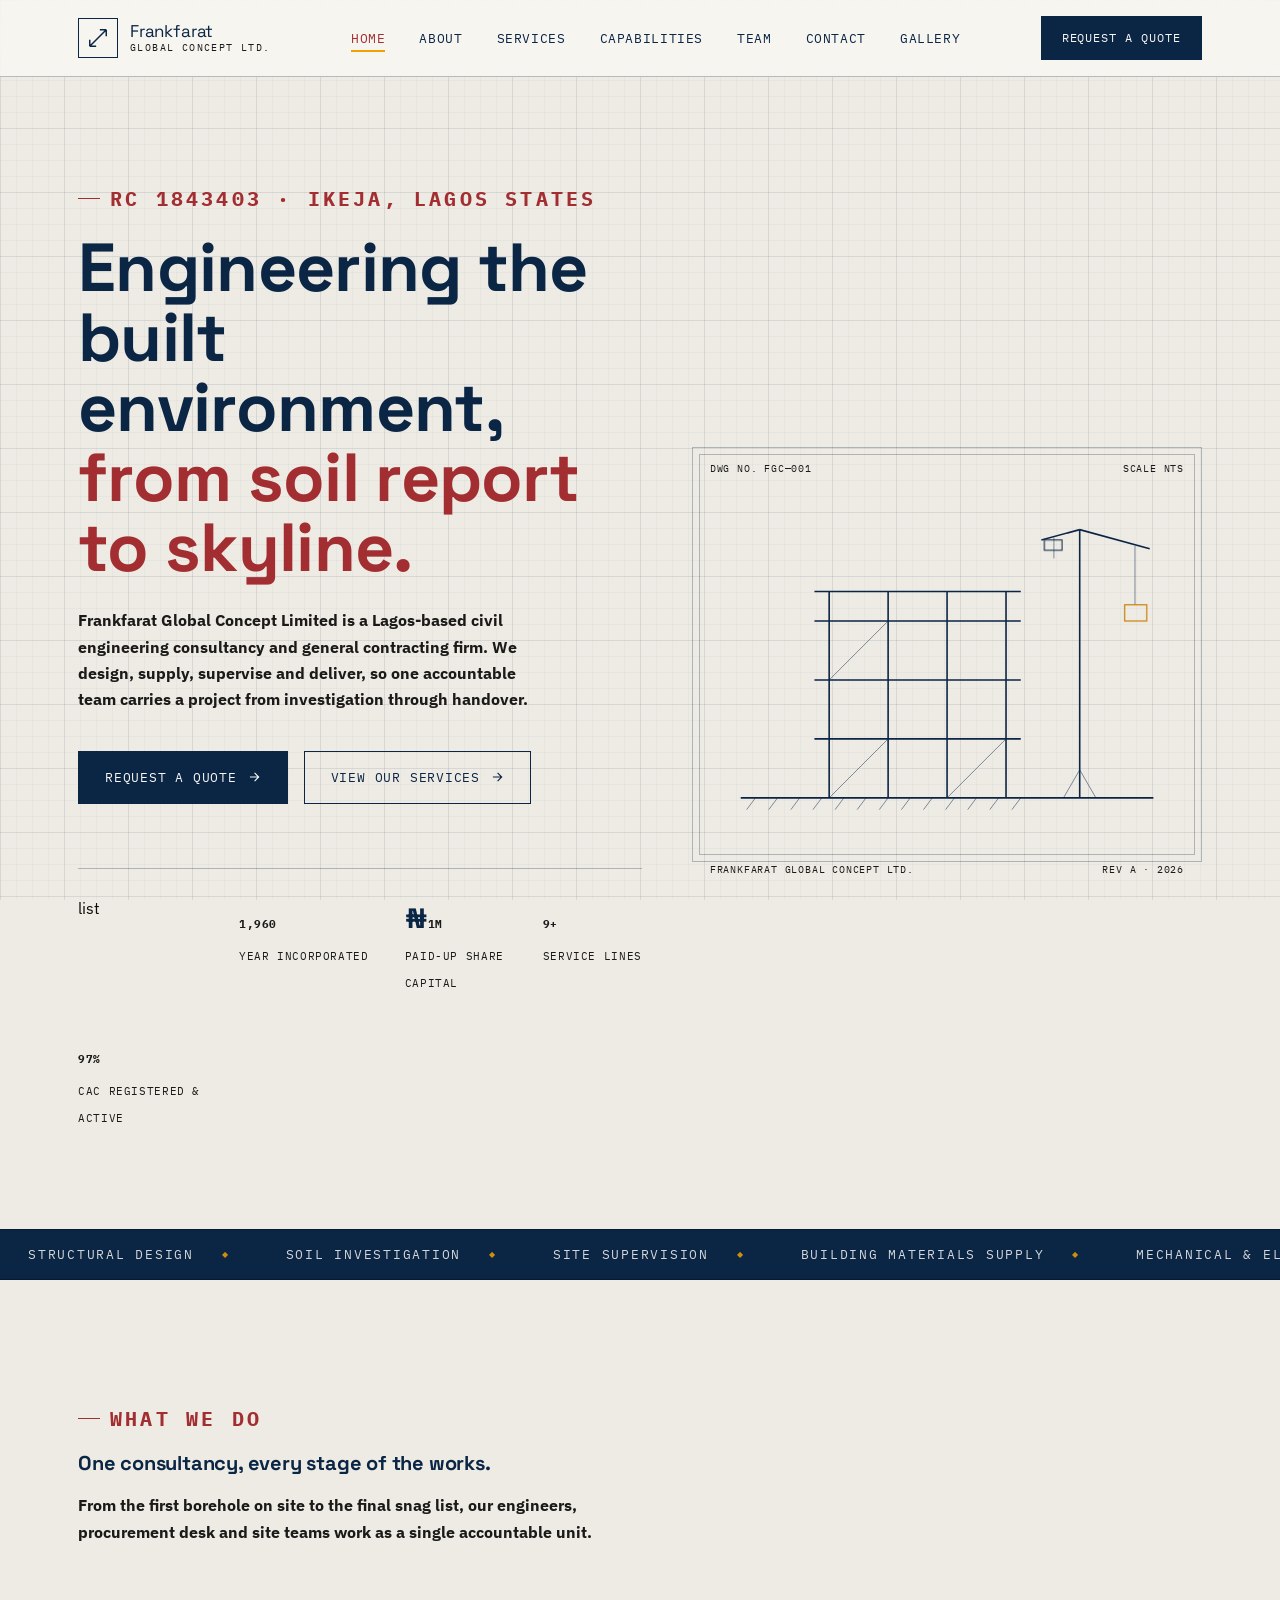
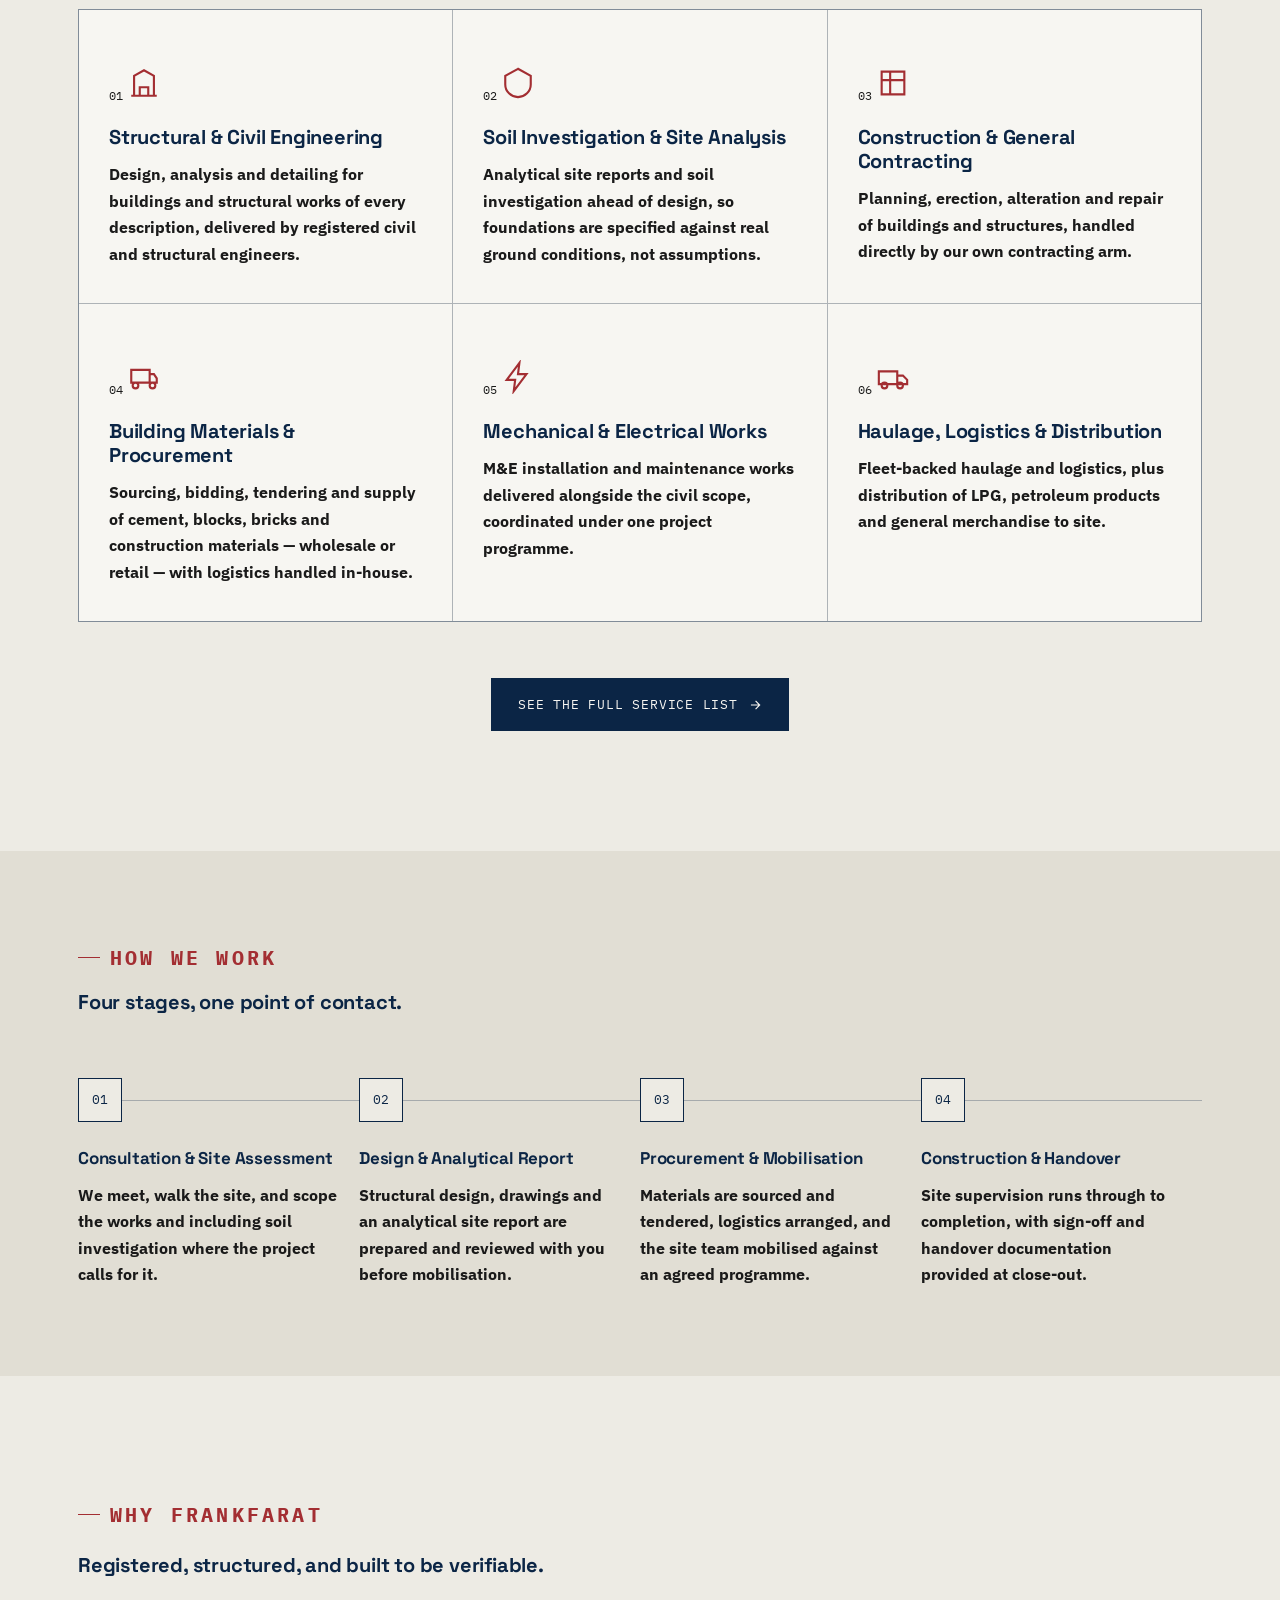
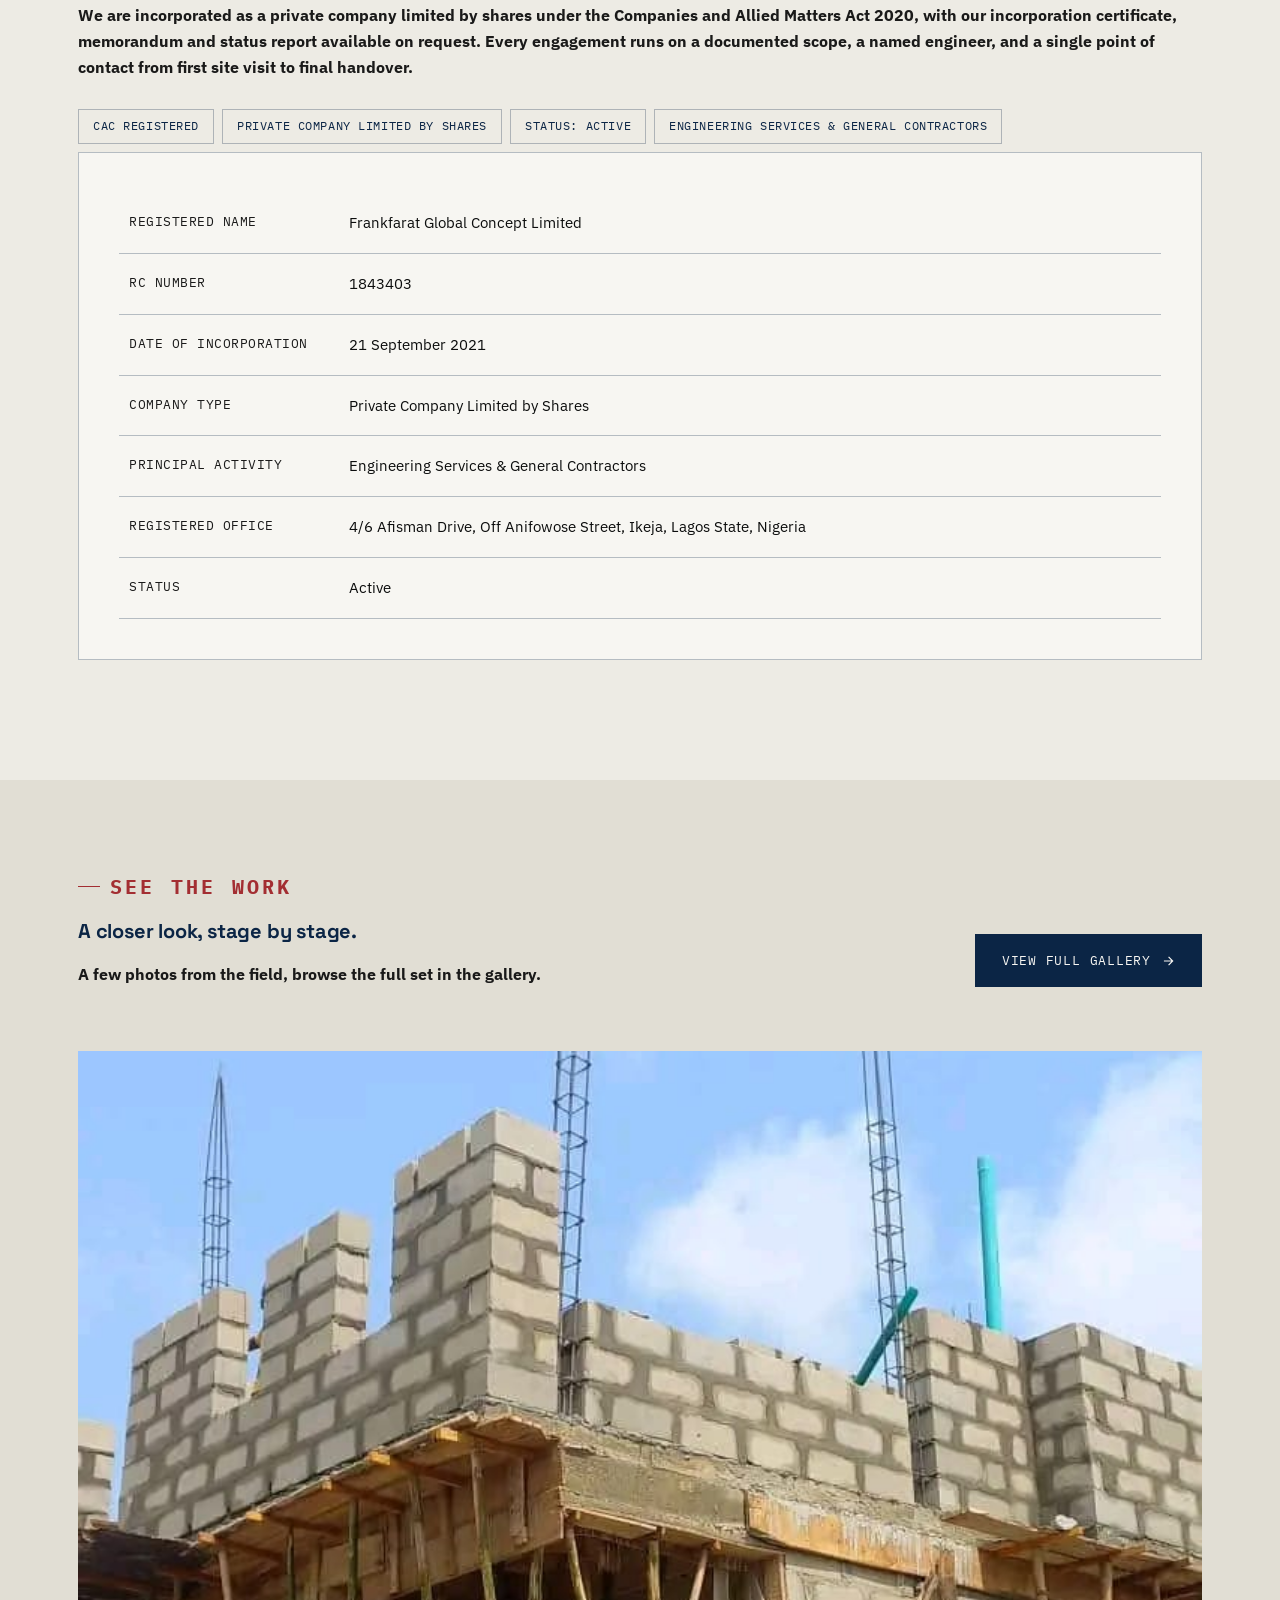
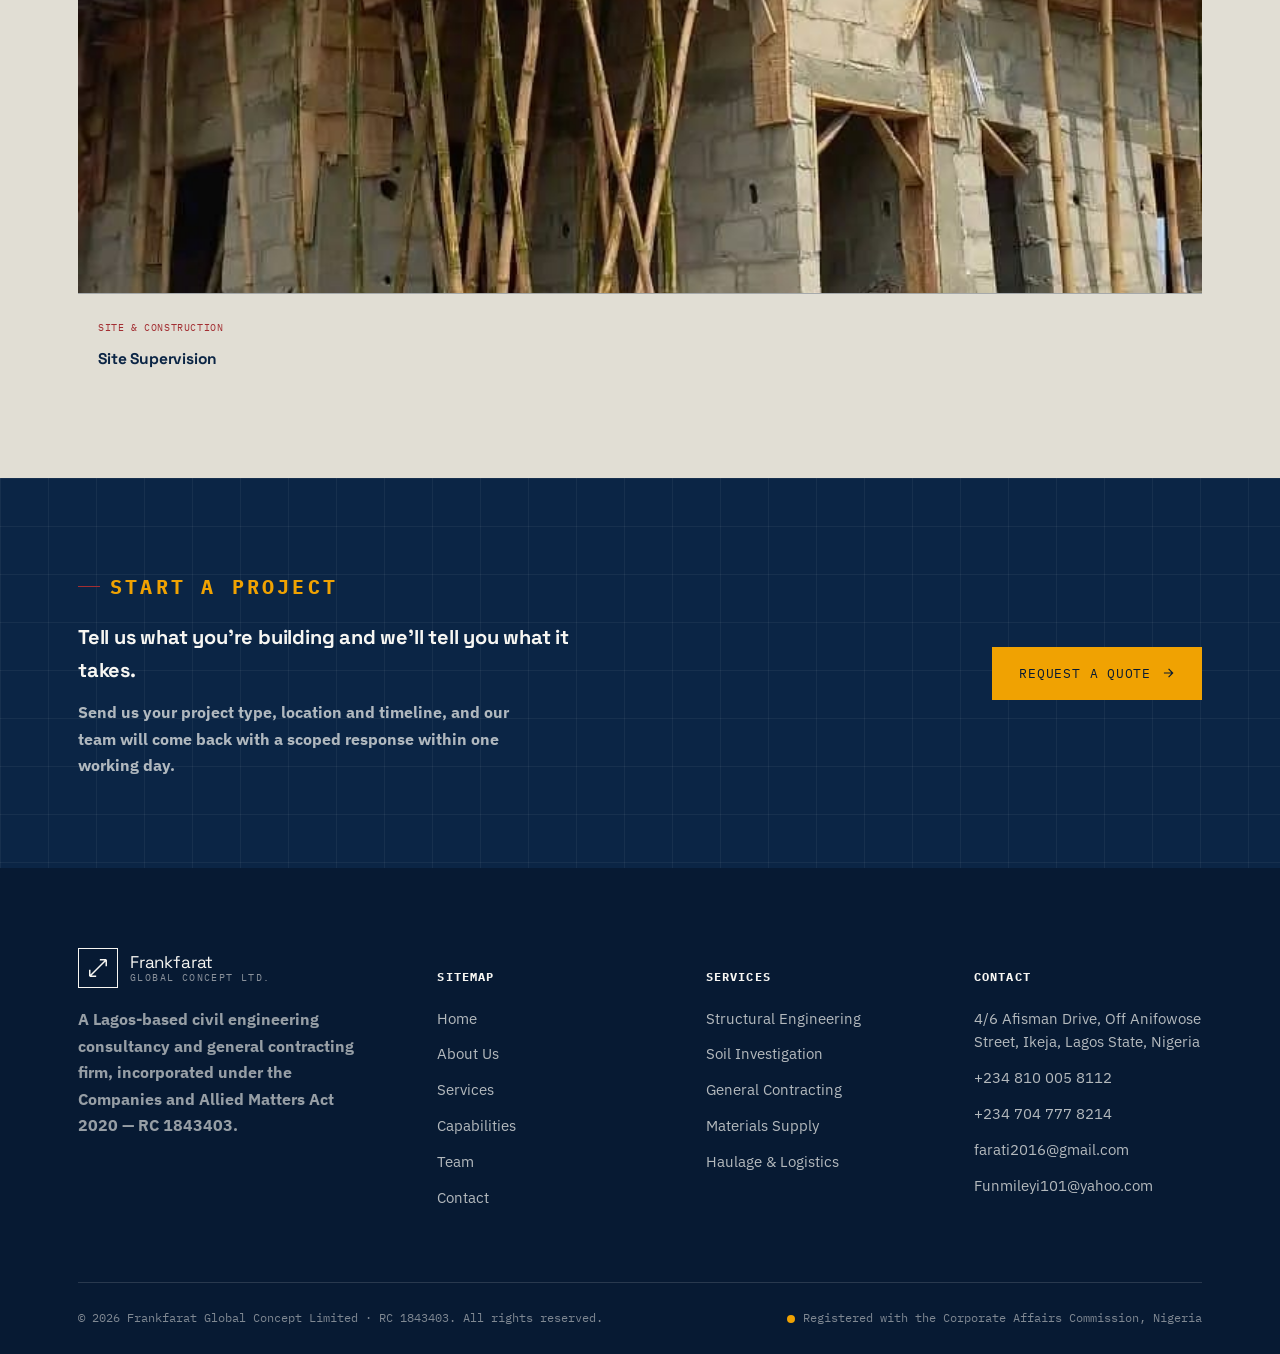
<file: index.html>
<!DOCTYPE html>
<html lang="en">
<head>
<meta charset="UTF-8">
<meta name="viewport" content="width=device-width, initial-scale=1.0">
<title>Frankfarat Global Concept Limited Civil Engineering Consultants, Lagos</title>
<meta name="description" content="Frankfarat Global Concept Limited (RC 1843403) is a Lagos-based civil engineering consultancy and general contracting firm — structural design, site supervision, soil investigation, procurement and construction.">
<link rel="preconnect" href="https://fonts.googleapis.com">
<link rel="stylesheet" href="style.css">
</head>
<body>
<div class="blueprint-bg"></div>
<!-- ============ HEADER ============ -->
<header class="sheet-header">
  <div class="wrap bar">
    <a href="index.html" class="brand">
      <span class="brand-mark">
        <svg viewBox="0 0 24 24" fill="none" stroke="currentColor" stroke-width="1.6"><path d="M3 21 L21 3 M21 3 L21 10 M21 3 L14 3 M3 21 L10 21 M3 21 L3 14"/></svg>
      </span>
      <span class="brand-text">
        <span class="name">Frankfarat</span>
        <span class="tag">Global Concept Ltd.</span>
      </span>
    </a>
    <nav class="main-nav">
      <a href="index.html">Home</a>
      <a href="about.html">About</a>
      <a href="services.html">Services</a>
      <a href="capabilities.html">Capabilities</a>
      <a href="team.html">Team</a>
      <a href="contact.html">Contact</a>
      <a href="gallery.html">Gallery</a>
    </nav>
    <a href="contact.html" class="nav-cta">Request a Quote</a>
    <button class="burger" aria-label="Toggle menu"><span></span><span></span><span></span></button>
  </div>
</header>

<div class="mobile-nav">
  <a href="index.html">Home</a>
  <a href="about.html">About</a>
  <a href="services.html">Services</a>
  <a href="capabilities.html">Capabilities</a>
  <a href="team.html">Team</a>
  <a href="gallery.html">Gallery</a>
  <a href="contact.html">Contact</a>
  <a href="contact.html" class="btn btn-amber">Request a Quote →</a>
</div>

<!-- ============ HERO ============ -->
<section class="hero">
  <div class="wrap">
    <div class="hero-grid">
      <div>
        <div class="eyebrow">RC 1843403 · Ikeja, Lagos States</div>
        <h1>Engineering the built environment, <span class="accent">from soil report to skyline.</span></h1>
        <p class="hero-lede">Frankfarat Global Concept Limited is a Lagos-based civil engineering consultancy and general contracting firm. We design, supply, supervise and deliver, so one accountable team carries a project from investigation through handover.</p>
        <div class="hero-actions">
          <a href="contact.html" class="btn btn-solid">Request a quote <svg viewBox="0 0 24 24" fill="none" stroke="currentColor" stroke-width="2"><path d="M5 12h14M13 5l7 7-7 7"/></svg></a>
          <a href="services.html" class="btn btn-ghost">View our services <svg viewBox="0 0 24 24" fill="none" stroke="currentColor" stroke-width="2"><path d="M5 12h14M13 5l7 7-7 7"/></svg></a>
        </div>

        <div class="hero-stats reveal-stagger">list
          <div class="stat"><b><span data-count="2021" data-suffix="">2021</span></b><span>Year Incorporated</span></div>
          <div class="stat"><b>₦<span data-count="1" data-suffix="M">1M</span></b><span>Paid-Up Share Capital</span></div>
          <div class="stat"><b><span data-count="9" data-suffix="+">9+</span></b><span>Service Lines</span></div>
          <div class="stat"><b><span data-count="100" data-suffix="%">100%</span></b><span>CAC Registered &amp; Active</span></div>
        </div>
      </div>

      <div class="hero-frame reveal">
        <div class="hero-frame-inner">
          <span class="corner-label tl">DWG NO. FGC—001</span>
          <span class="corner-label tr">SCALE NTS</span>
          <svg class="blueprint-drawing" viewBox="0 0 600 480" xmlns="http://www.w3.org/2000/svg">
            <!-- ground -->
            <path pathLength="1" class="bp-line" style="animation-duration:.7s;animation-delay:0s" d="M20,430 L580,430"/>
            <!-- foundation hatch -->
            <path pathLength="1" class="bp-line thin" style="animation-duration:.9s;animation-delay:.3s" d="M40,430 L28,446 M70,430 L58,446 M100,430 L88,446 M130,430 L118,446 M160,430 L148,446 M190,430 L178,446 M220,430 L208,446 M250,430 L238,446 M280,430 L268,446 M310,430 L298,446 M340,430 L328,446 M370,430 L358,446 M400,430 L388,446"/>
            <!-- columns -->
            <path pathLength="1" class="bp-line" style="animation-duration:1s;animation-delay:.5s" d="M140,430 L140,150 M220,430 L220,150 M300,430 L300,150 M380,430 L380,150"/>
            <!-- floor beams -->
            <path pathLength="1" class="bp-line" style="animation-duration:1s;animation-delay:1.1s" d="M120,350 L400,350 M120,270 L400,270 M120,190 L400,190 M120,150 L400,150"/>
            <!-- bracing -->
            <path pathLength="1" class="bp-line thin" style="animation-duration:.6s;animation-delay:1.9s" d="M140,430 L220,350 M300,430 L380,350 M140,270 L220,190"/>
            <!-- crane base -->
            <path pathLength="1" class="bp-line thin" style="animation-duration:.5s;animation-delay:2.1s" d="M458,430 L480,392 L502,430"/>
            <!-- crane mast -->
            <path pathLength="1" class="bp-line" style="animation-duration:.8s;animation-delay:1.3s" d="M480,430 L480,66"/>
            <!-- crane jib + counter-jib -->
            <path pathLength="1" class="bp-line" style="animation-duration:.6s;animation-delay:2s" d="M480,66 L575,92 M480,66 L428,80"/>
            <!-- cables -->
            <path pathLength="1" class="bp-line thin" style="animation-duration:.4s;animation-delay:2.5s" d="M555,88 L555,168 M445,77 L445,105"/>
            <!-- hook block -->
            <rect class="bp-fill" style="animation-delay:2.8s" x="541" y="168" width="30" height="22" fill="none" stroke="#C97F00" stroke-width="1.6"/>
            <!-- counterweight -->
            <rect class="bp-fill" style="animation-delay:2.6s" x="432" y="80" width="24" height="14" fill="none" stroke="#0B2545" stroke-width="1.4"/>
          </svg>
          <span class="corner-label bl">FRANKFARAT GLOBAL CONCEPT LTD.</span>
          <span class="corner-label br">REV A · 2026</span>
        </div>
      </div>
    </div>
  </div>
</section>

<!-- ============ MARQUEE STRIP ============ -->
<div class="strip">
  <div class="strip-track">
    <span>Structural Design</span>
    <span>Soil Investigation</span>
    <span>Site Supervision</span>
    <span>Building Materials Supply</span>
    <span>Mechanical &amp; Electrical Works</span>
    <span>Haulage &amp; Logistics</span>
    <span>Procurement &amp; Tendering</span>
    <span>General Contracting</span>
  </div>
</div>

<!-- ============ SERVICES OVERVIEW ============ -->
<section>
  <div class="wrap">
    <div class="section-head reveal">
      <div class="eyebrow">What We Do</div>
      <h2>One consultancy, every stage of the works.</h2>
      <p>From the first borehole on site to the final snag list, our engineers, procurement desk and site teams work as a single accountable unit.</p>
    </div>

    <div class="svc-grid reveal-stagger">
      <div class="svc-card">
        <span class="num">01</span>
        <svg class="icon" viewBox="0 0 24 24" fill="none" stroke="currentColor" stroke-width="1.5"><path d="M3 21h18M5 21V7l7-4 7 4v14M9 21v-6h6v6M9 11h.01M15 11h.01M9 15h.01M15 15h.01"/></svg>
        <h3>Structural &amp; Civil Engineering</h3>
        <p>Design, analysis and detailing for buildings and structural works of every description, delivered by registered civil and structural engineers.</p>
      </div>
      <div class="svc-card">
        <span class="num">02</span>
        <svg class="icon" viewBox="0 0 24 24" fill="none" stroke="currentColor" stroke-width="1.5"><path d="M12 2 3 7v6c0 5 4 8.5 9 9 5-.5 9-4 9-9V7l-9-5Z"/></svg>
        <h3>Soil Investigation &amp; Site Analysis</h3>
        <p>Analytical site reports and soil investigation ahead of design, so foundations are specified against real ground conditions, not assumptions.</p>
      </div>
      <div class="svc-card">
        <span class="num">03</span>
        <svg class="icon" viewBox="0 0 24 24" fill="none" stroke="currentColor" stroke-width="1.5"><path d="M4 4h16v16H4zM4 10h16M10 4v16"/></svg>
        <h3>Construction &amp; General Contracting</h3>
        <p>Planning, erection, alteration and repair of buildings and structures, handled directly by our own contracting arm.</p>
      </div>
      <div class="svc-card">
        <span class="num">04</span>
        <svg class="icon" viewBox="0 0 24 24" fill="none" stroke="currentColor" stroke-width="1.5"><path d="M3 7h13v9H3zM16 10h3l2 3v3h-5zM6 20a2 2 0 1 0 0-4 2 2 0 0 0 0 4ZM18 20a2 2 0 1 0 0-4 2 2 0 0 0 0 4Z"/></svg>
        <h3>Building Materials &amp; Procurement</h3>
        <p>Sourcing, bidding, tendering and supply of cement, blocks, bricks and construction materials — wholesale or retail — with logistics handled in-house.</p>
      </div>
      <div class="svc-card">
        <span class="num">05</span>
        <svg class="icon" viewBox="0 0 24 24" fill="none" stroke="currentColor" stroke-width="1.5"><path d="M13 2 4 14h6l-1 8 9-12h-6l1-8Z"/></svg>
        <h3>Mechanical &amp; Electrical Works</h3>
        <p>M&amp;E installation and maintenance works delivered alongside the civil scope, coordinated under one project programme.</p>
      </div>
      <div class="svc-card">
        <span class="num">06</span>
        <svg class="icon" viewBox="0 0 24 24" fill="none" stroke="currentColor" stroke-width="1.5"><path d="M2 8h13v9H2zM15 11h4l3 3v3h-7zM6 20a2 2 0 1 0 0-4 2 2 0 0 0 0 4ZM17 20a2 2 0 1 0 0-4 2 2 0 0 0 0 4Z"/></svg>
        <h3>Haulage, Logistics &amp; Distribution</h3>
        <p>Fleet-backed haulage and logistics, plus distribution of LPG, petroleum products and general merchandise to site.</p>
      </div>
    </div>

    <div class="center" style="margin-top:56px;">
      <a href="services.html" class="btn btn-solid">See the full service list <svg viewBox="0 0 24 24" fill="none" stroke="currentColor" stroke-width="2"><path d="M5 12h14M13 5l7 7-7 7"/></svg></a>
    </div>
  </div>
</section>

<!-- ============ PROCESS ============ -->
<section class="section-tight" style="background:var(--concrete-2);">
  <div class="wrap">
    <div class="section-head reveal">
      <div class="eyebrow">How We Work</div>
      <h2>Four stages, one point of contact.</h2>
    </div>
    <div class="process reveal-stagger">
      <div class="p-step">
        <div class="marker">01</div>
        <h4>Consultation &amp; Site Assessment</h4>
        <p>We meet, walk the site, and scope the works and including soil investigation where the project calls for it.</p>
      </div>
      <div class="p-step">
        <div class="marker">02</div>
        <h4>Design &amp; Analytical Report</h4>
        <p>Structural design, drawings and an analytical site report are prepared and reviewed with you before mobilisation.</p>
      </div>
      <div class="p-step">
        <div class="marker">03</div>
        <h4>Procurement &amp; Mobilisation</h4>
        <p>Materials are sourced and tendered, logistics arranged, and the site team mobilised against an agreed programme.</p>
      </div>
      <div class="p-step">
        <div class="marker">04</div>
        <h4>Construction &amp; Handover</h4>
        <p>Site supervision runs through to completion, with sign-off and handover documentation provided at close-out.</p>
      </div>
    </div>
  </div>
</section>

<!-- ============ CREDENTIALS / TRUST ============ -->
<section>
  <div class="wrap grid-">
    <div class="reveal">
      <div class="eyebrow">Why Frankfarat</div>
      <h2>Registered, structured, and built to be verifiable.</h2>
      <p style="margin-top:20px;color:var(--graphite-60);font-size:16.5px;">We are incorporated as a private company limited by shares under the Companies and Allied Matters Act 2020, with our incorporation certificate, memorandum and status report available on request. Every engagement runs on a documented scope, a named engineer, and a single point of contact from first site visit to final handover.</p>
      <ul style="margin-top:28px;display:flex;flex-wrap:wrap;">
        <li class="tag-pill">CAC Registered</li>
        <li class="tag-pill">Private Company Limited by Shares</li>
        <li class="tag-pill">Status: Active</li>
        <li class="tag-pill">Engineering Services &amp; General Contractors</li>
      </ul>
    </div>
    <div class="panel reveal">
      <table class="spec-table">
        <tr><td>Registered Name</td><td>Frankfarat Global Concept Limited</td></tr>
        <tr><td>RC Number</td><td>1843403</td></tr>
        <tr><td>Date of Incorporation</td><td>21 September 2021</td></tr>
        <tr><td>Company Type</td><td>Private Company Limited by Shares</td></tr>
        <tr><td>Principal Activity</td><td>Engineering Services &amp; General Contractors</td></tr>
        <tr><td>Registered Office</td><td>4/6 Afisman Drive, Off Anifowose Street, Ikeja, Lagos State, Nigeria</td></tr>
        <tr><td>Status</td><td>Active</td></tr>
      </table>
    </div>
  </div>
</section>


<!-- ============ GALLERY PREVIEW ============ -->
<section class="section-tight" style="background:var(--concrete-2);">
  <div class="wrap">
    <div class="section-head reveal" style="display:flex;justify-content:space-between;align-items:flex-end;flex-wrap:wrap;gap:20px;max-width:none;">
      <div style="max-width:600px;">
        <div class="eyebrow">See The Work</div>
        <h2>A closer look, stage by stage.</h2>
        <p>A few photos from the field, browse the full set in the gallery.</p>
      </div>
      <a href="gallery.html" class="btn btn-solid">View full gallery <svg viewBox="0 0 24 24" fill="none" stroke="currentColor" stroke-width="2"><path d="M5 12h14M13 5l7 7-7 7"/></svg></a>
    </div>
 
    <div class="gallery-preview-grid reveal-stagger">
 
      <a href="gallery.html" class="sector-card" style="padding:0;display:block;text-decoration:none;">
        <div style="aspect-ratio:4/3;overflow:hidden;border-bottom:1px solid var(--line-strong);">
          <img src="Images/WhatsApp Image 2026-07-15 at 10.15.27 PM (1).jpeg" alt="Site supervision" style="width:100%;height:100%;object-fit:cover;display:block;">
        </div>
        <div style="padding:18px 20px;"><span class="cat" style="font-family:var(--font-mono);font-size:10px;letter-spacing:.06em;text-transform:uppercase;color:var(--stamp);">Site &amp; Construction</span><h4 style="margin-top:8px;font-size:15.5px;color:var(--navy);font-family:var(--font-display);">Site Supervision</h4></div>
      </a>

    </div>
  </div>
</section>




<!-- ============ CTA BAND ============ -->
<section class="cta-band" style="padding:0;">
  <div class="wrap cta-inner" style="padding:90px 28px;">
    <div>
      <div class="eyebrow" style="color:var(--amber);">Start A Project</div>
      <h2>Tell us what you're building and we'll tell you what it takes.</h2>
      <p>Send us your project type, location and timeline, and our team will come back with a scoped response within one working day.</p>
    </div>
    <a href="contact.html" class="btn btn-amber">Request a quote <svg viewBox="0 0 24 24" fill="none" stroke="currentColor" stroke-width="2"><path d="M5 12h14M13 5l7 7-7 7"/></svg></a>
  </div>
</section>


<!-- ============ FOOTER ============ -->
<footer>
  <div class="wrap">
    <div class="foot-grid">
      <div class="foot-brand">
        <a href="index.html" class="brand">
          <span class="brand-mark" style="border-color:var(--paper);color:var(--paper);">
            <svg viewBox="0 0 24 24" fill="none" stroke="currentColor" stroke-width="1.6"><path d="M3 21 L21 3 M21 3 L21 10 M21 3 L14 3 M3 21 L10 21 M3 21 L3 14"/></svg>
          </span>
          <span class="brand-text"><span class="name">Frankfarat</span><span class="tag" style="color:rgba(247,246,242,0.55);">Global Concept Ltd.</span></span>
        </a>
        <p>A Lagos-based civil engineering consultancy and general contracting firm, incorporated under the Companies and Allied Matters Act 2020 — RC 1843403.</p>
      </div>
      <div>
        <h5>Sitemap</h5>
        <ul>
          <li><a href="index.html">Home</a></li>
          <li><a href="about.html">About Us</a></li>
          <li><a href="services.html">Services</a></li>
          <li><a href="capabilities.html">Capabilities</a></li>
          <li><a href="team.html">Team</a></li>
          <li><a href="contact.html">Contact</a></li>
        </ul>
      </div>
      <div>
        <h5>Services</h5>
        <ul>
          <li><a href="services.html">Structural Engineering</a></li>
          <li><a href="services.html">Soil Investigation</a></li>
          <li><a href="services.html">General Contracting</a></li>
          <li><a href="services.html">Materials Supply</a></li>
          <li><a href="services.html">Haulage &amp; Logistics</a></li>
        </ul>
      </div>
      <div>
        <h5>Contact</h5>
        <ul>
          <li>4/6 Afisman Drive, Off Anifowose Street, Ikeja, Lagos State, Nigeria</li>
          <li><a href="tel:+2348100058112">+234 810 005 8112</a></li>
          <li><a href="tel:+2347047778214">+234 704 777 8214</a></li>
          <li><a href="mailto:farati2016@gmail.com">farati2016@gmail.com</a></li>
          <li><a href="mailto:Funmileyi101@yahoo.com">Funmileyi101@yahoo.com</a></li>
        </ul>
      </div>
    </div>
    <div class="foot-bottom">
      <span>© <span class="year"></span> Frankfarat Global Concept Limited · RC 1843403. All rights reserved.</span>
      <span class="stamp"><span></span> Registered with the Corporate Affairs Commission, Nigeria</span>
    </div>
  </div>
</footer>

<script src="script.js"></script>
</body>
</html>
</file>
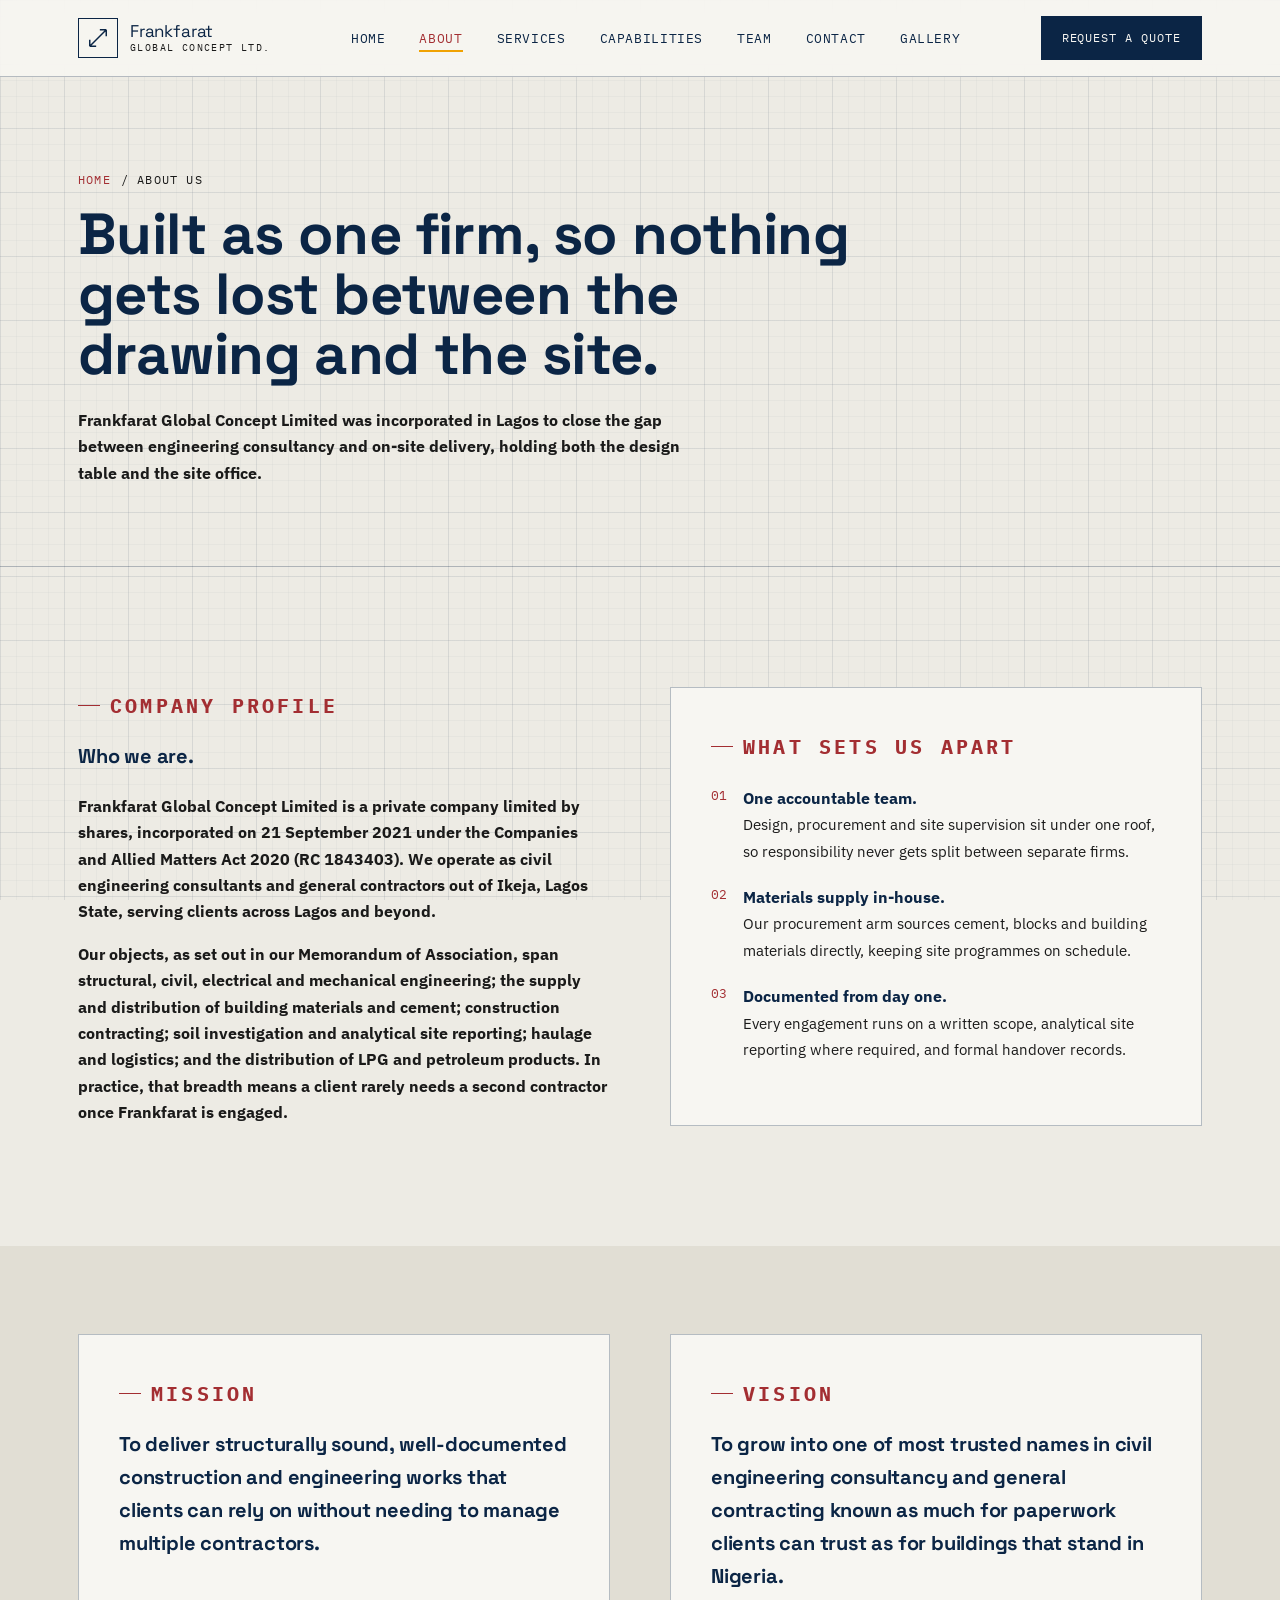
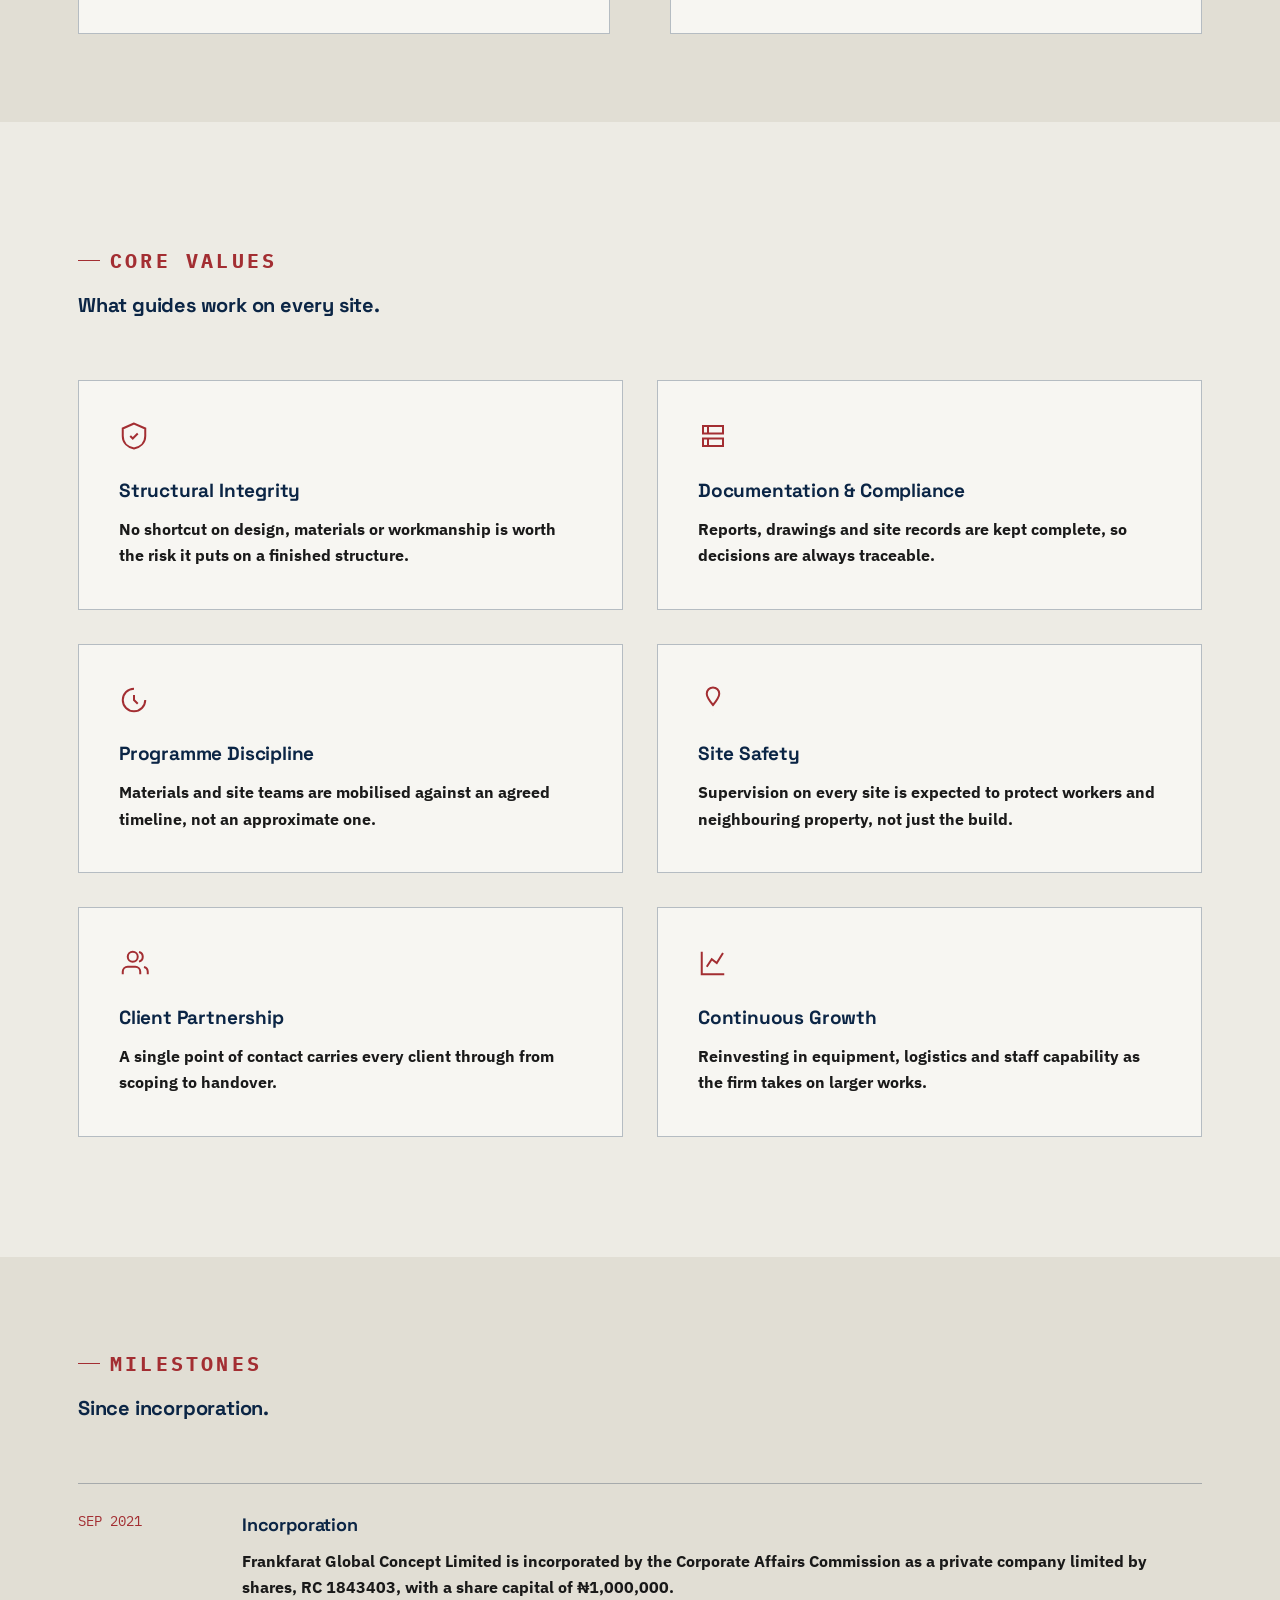
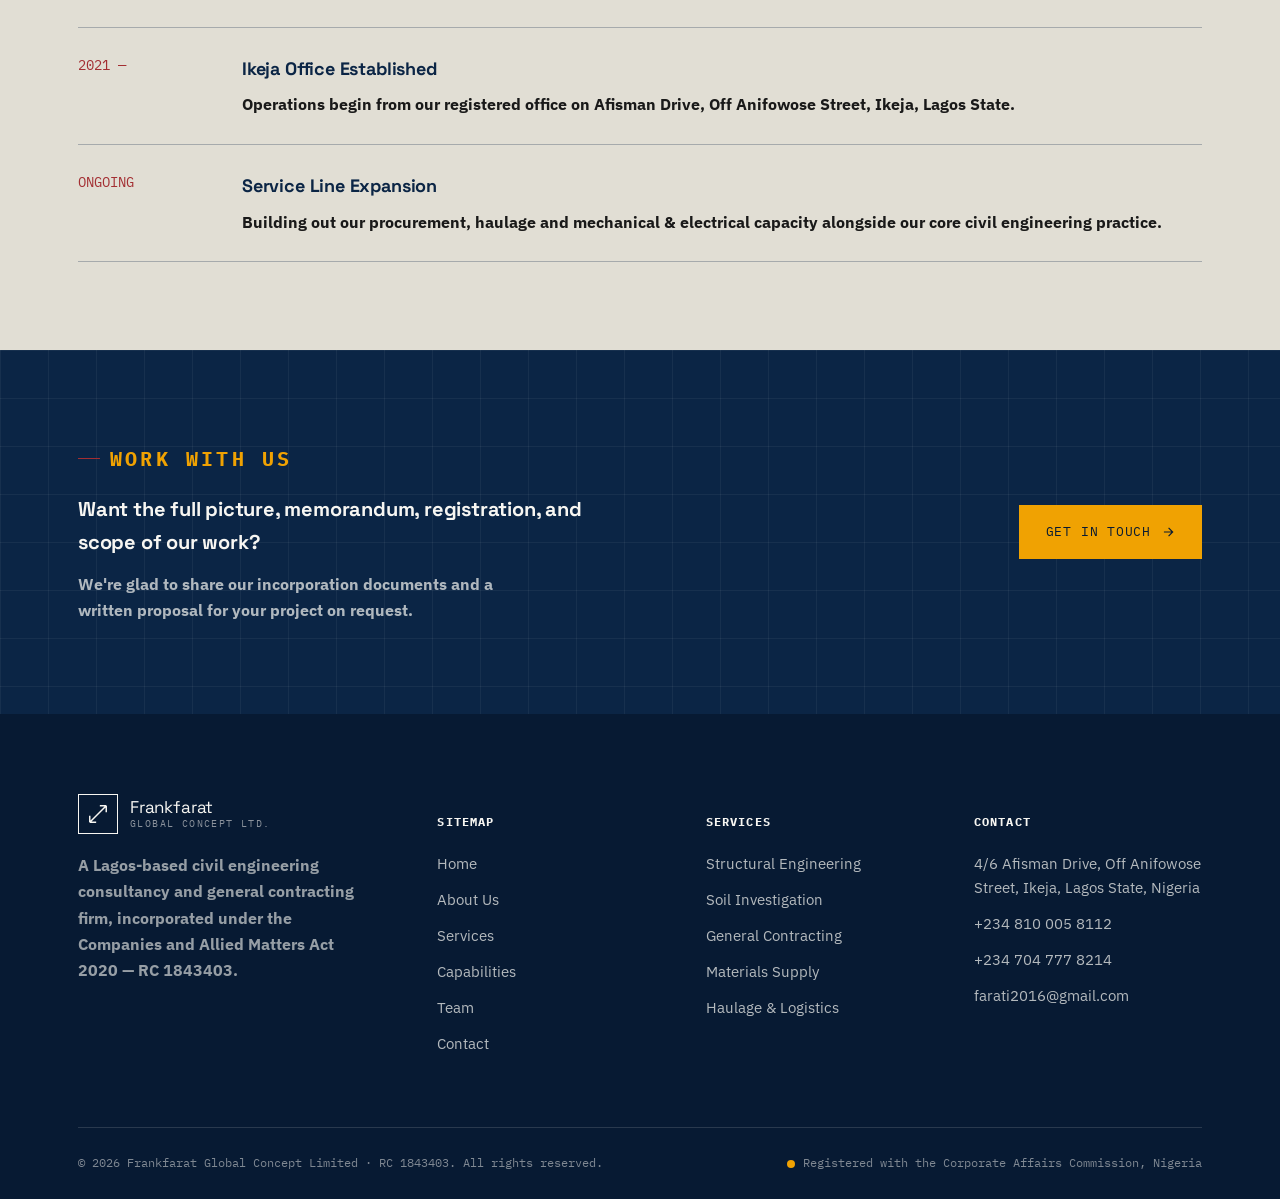
<file: about.html>
<!DOCTYPE html>
<html lang="en">
<head>
<meta charset="UTF-8">
<meta name="viewport" content="width=device-width, initial-scale=1.0">
<title>About Us — Frankfarat Global Concept Limited</title>
<meta name="description" content="Frankfarat Global Concept Limited is a Lagos-based civil engineering consultancy and general contracting firm, RC 1843403, incorporated 2021.">
<link rel="stylesheet" href="style.css">
</head>
<body>

<div class="blueprint-bg"></div>

<header class="sheet-header">
  <div class="wrap bar">
    <a href="index.html" class="brand">
      <span class="brand-mark"><svg viewBox="0 0 24 24" fill="none" stroke="currentColor" stroke-width="1.6"><path d="M3 21 L21 3 M21 3 L21 10 M21 3 L14 3 M3 21 L10 21 M3 21 L3 14"/></svg></span>
      <span class="brand-text"><span class="name">Frankfarat</span><span class="tag">Global Concept Ltd.</span></span>
    </a>
    <nav class="main-nav">
      <a href="index.html">Home</a>
      <a href="about.html">About</a>
      <a href="services.html">Services</a>
      <a href="capabilities.html">Capabilities</a>
      <a href="team.html">Team</a>
      <a href="contact.html">Contact</a>
      <a href="gallery.html">Gallery</a>
    </nav>
    <a href="contact.html" class="nav-cta">Request a Quote</a>
    <button class="burger" aria-label="Toggle menu"><span></span><span></span><span></span></button>
  </div>
</header>

<div class="mobile-nav">
  <a href="index.html">Home</a>
  <a href="about.html">About</a>
  <a href="services.html">Services</a>
  <a href="capabilities.html">Capabilities</a>
  <a href="team.html">Team</a>
  <a href="gallery.html">Gallery</a>
  <a href="contact.html">Contact</a>
  <a href="contact.html" class="btn btn-amber">Request a Quote →</a>
</div>

<section class="page-hero">
  <div class="wrap">
    <div class="kicker"><a href="index.html">Home</a> / About Us</div>
    <h1>Built as one firm, so nothing gets lost between the drawing and the site.</h1>
    <p class="lede">Frankfarat Global Concept Limited was incorporated in Lagos to close the gap between engineering consultancy and on-site delivery, holding both the design table and the site office.</p>
  </div>
</section>

<!-- ============ PROFILE ============ -->
<section>
  <div class="wrap grid-2">
    <div class="reveal">
      <div class="eyebrow">Company Profile</div>
      <h2>Who we are.</h2>
      <p style="margin-top:20px;color:var(--graphite-60);font-size:16.5px;">Frankfarat Global Concept Limited is a private company limited by shares, incorporated on 21 September 2021 under the Companies and Allied Matters Act 2020 (RC 1843403). We operate as civil engineering consultants and general contractors out of Ikeja, Lagos State, serving clients across Lagos and beyond.</p>
      <p style="margin-top:16px;color:var(--graphite-60);font-size:16.5px;">Our objects, as set out in our Memorandum of Association, span structural, civil, electrical and mechanical engineering; the supply and distribution of building materials and cement; construction contracting; soil investigation and analytical site reporting; haulage and logistics; and the distribution of LPG and petroleum products. In practice, that breadth means a client rarely needs a second contractor once Frankfarat is engaged.</p>
    </div>
    <div class="panel reveal">
      <div class="eyebrow" style="margin-bottom:22px;">What Sets Us Apart</div>
      <ul style="display:flex;flex-direction:column;gap:20px;">
        <li style="display:flex;gap:16px;"><span style="font-family:var(--font-mono);color:var(--stamp);font-size:13px;">01</span><span><b style="color:var(--navy);">One accountable team.</b><br><span style="color:var(--graphite-60);font-size:14.5px;">Design, procurement and site supervision sit under one roof, so responsibility never gets split between separate firms.</span></span></li>
        <li style="display:flex;gap:16px;"><span style="font-family:var(--font-mono);color:var(--stamp);font-size:13px;">02</span><span><b style="color:var(--navy);">Materials supply in-house.</b><br><span style="color:var(--graphite-60);font-size:14.5px;">Our procurement arm sources cement, blocks and building materials directly, keeping site programmes on schedule.</span></span></li>
        <li style="display:flex;gap:16px;"><span style="font-family:var(--font-mono);color:var(--stamp);font-size:13px;">03</span><span><b style="color:var(--navy);">Documented from day one.</b><br><span style="color:var(--graphite-60);font-size:14.5px;">Every engagement runs on a written scope, analytical site reporting where required, and formal handover records.</span></span></li>
      </ul>
    </div>
  </div>
</section>

<!-- ============ MISSION / VISION ============ -->
<section class="section-tight" style="background:var(--concrete-2);">
  <div class="wrap grid-2">
    <div class="panel reveal">
      <div class="eyebrow">Mission</div>
      <h2 style="font-size:26px;">To deliver structurally sound, well-documented construction and engineering works that clients can rely on without needing to manage multiple contractors.</h2>
    </div>
    <div class="panel reveal">
      <div class="eyebrow">Vision</div>
      <h2 style="font-size:26px;">To grow into one of most trusted names in civil engineering consultancy and general contracting known as much for paperwork clients can trust as for buildings that stand in Nigeria.</h2>
    </div>
  </div>
</section>

<!-- ============ VALUES ============ -->
<section>
  <div class="wrap">
    <div class="section-head reveal">
      <div class="eyebrow">Core Values</div>
      <h2>What guides work on every site.</h2>
    </div>
    <div class="grid-3 reveal-stagger">
      <div class="panel">
        <svg width="30" height="30" viewBox="0 0 24 24" fill="none" stroke="#A32E32" stroke-width="1.6"><path d="M12 2 3 6v6c0 5.5 4 9 9 10 5-1 9-4.5 9-10V6l-9-4Z"/><path d="M9 12l2 2 4-4"/></svg>
        <h3 style="font-size:19px;margin-top:16px;">Structural Integrity</h3>
        <p style="margin-top:10px;color:var(--graphite-60);font-size:14.5px;">No shortcut on design, materials or workmanship is worth the risk it puts on a finished structure.</p>
      </div>
      <div class="panel">
        <svg width="30" height="30" viewBox="0 0 24 24" fill="none" stroke="#A32E32" stroke-width="1.6"><path d="M4 4h16v6H4zM4 14h16v6H4zM8 4v6M8 14v6"/></svg>
        <h3 style="font-size:19px;margin-top:16px;">Documentation &amp; Compliance</h3>
        <p style="margin-top:10px;color:var(--graphite-60);font-size:14.5px;">Reports, drawings and site records are kept complete, so decisions are always traceable.</p>
      </div>
      <div class="panel">
        <svg width="30" height="30" viewBox="0 0 24 24" fill="none" stroke="#A32E32" stroke-width="1.6"><path d="M12 8v4l3 3M21 12a9 9 0 1 1-9-9"/></svg>
        <h3 style="font-size:19px;margin-top:16px;">Programme Discipline</h3>
        <p style="margin-top:10px;color:var(--graphite-60);font-size:14.5px;">Materials and site teams are mobilised against an agreed timeline, not an approximate one.</p>
      </div>
      <div class="panel">
        <svg width="30" height="30" viewBox="0 0 24 24" fill="none" stroke="#A32E32" stroke-width="1.6"><path d="M12 2a5 5 0 0 0-5 5c0 3 5 9 5 9s5-6 5-9a5 5 0 0 0-5-5ZM12 21h.01"/></svg>
        <h3 style="font-size:19px;margin-top:16px;">Site Safety</h3>
        <p style="margin-top:10px;color:var(--graphite-60);font-size:14.5px;">Supervision on every site is expected to protect workers and neighbouring property, not just the build.</p>
      </div>
      <div class="panel">
        <svg width="30" height="30" viewBox="0 0 24 24" fill="none" stroke="#A32E32" stroke-width="1.6"><path d="M17 21v-2a4 4 0 0 0-4-4H7a4 4 0 0 0-4 4v2M11 3a4 4 0 1 1 0 8 4 4 0 0 1 0-8ZM23 21v-2a4 4 0 0 0-3-3.87M16 3.13a4 4 0 0 1 0 7.75"/></svg>
        <h3 style="font-size:19px;margin-top:16px;">Client Partnership</h3>
        <p style="margin-top:10px;color:var(--graphite-60);font-size:14.5px;">A single point of contact carries every client through from scoping to handover.</p>
      </div>
      <div class="panel">
        <svg width="30" height="30" viewBox="0 0 24 24" fill="none" stroke="#A32E32" stroke-width="1.6"><path d="M3 3v18h18M7 15l4-6 4 3 5-8"/></svg>
        <h3 style="font-size:19px;margin-top:16px;">Continuous Growth</h3>
        <p style="margin-top:10px;color:var(--graphite-60);font-size:14.5px;">Reinvesting in equipment, logistics and staff capability as the firm takes on larger works.</p>
      </div>
    </div>
  </div>
</section>

<!-- ============ TIMELINE ============ -->
<section class="section-tight" style="background:var(--concrete-2);">
  <div class="wrap">
    <div class="section-head reveal">
      <div class="eyebrow">Milestones</div>
      <h2>Since incorporation.</h2>
    </div>
    <div class="reveal-stagger" style="display:flex;flex-direction:column;">
      <div style="display:grid;grid-template-columns:140px 1fr;gap:24px;padding:26px 0;border-top:1px solid var(--line-strong);">
        <span style="font-family:var(--font-mono);color:var(--stamp);font-size:14px;">SEP 2021</span>
        <div><h4 style="font-size:18px;">Incorporation</h4><p style="margin-top:8px;color:var(--graphite-60);font-size:14.5px;">Frankfarat Global Concept Limited is incorporated by the Corporate Affairs Commission as a private company limited by shares, RC 1843403, with a share capital of ₦1,000,000.</p></div>
      </div>
      <div style="display:grid;grid-template-columns:140px 1fr;gap:24px;padding:26px 0;border-top:1px solid var(--line-strong);">
        <span style="font-family:var(--font-mono);color:var(--stamp);font-size:14px;">2021 —</span>
        <div><h4 style="font-size:18px;">Ikeja Office Established</h4><p style="margin-top:8px;color:var(--graphite-60);font-size:14.5px;">Operations begin from our registered office on Afisman Drive, Off Anifowose Street, Ikeja, Lagos State.</p></div>
      </div>
      <div style="display:grid;grid-template-columns:140px 1fr;gap:24px;padding:26px 0;border-top:1px solid var(--line-strong);border-bottom:1px solid var(--line-strong);">
        <span style="font-family:var(--font-mono);color:var(--stamp);font-size:14px;">ONGOING</span>
        <div><h4 style="font-size:18px;">Service Line Expansion</h4><p style="margin-top:8px;color:var(--graphite-60);font-size:14.5px;">Building out our procurement, haulage and mechanical &amp; electrical capacity alongside our core civil engineering practice.</p></div>
      </div>
    </div>
  </div>
</section>

<section class="cta-band" style="padding:0;">
  <div class="wrap cta-inner" style="padding:90px 28px;">
    <div>
      <div class="eyebrow" style="color:var(--amber);">Work With Us</div>
      <h2>Want the full picture, memorandum, registration, and scope of our work?</h2>
      <p>We're glad to share our incorporation documents and a written proposal for your project on request.</p>
    </div>
    <a href="contact.html" class="btn btn-amber">Get in touch <svg viewBox="0 0 24 24" fill="none" stroke="currentColor" stroke-width="2"><path d="M5 12h14M13 5l7 7-7 7"/></svg></a>
  </div>
</section>

<footer>
  <div class="wrap">
    <div class="foot-grid">
      <div class="foot-brand">
        <a href="index.html" class="brand">
          <span class="brand-mark" style="border-color:var(--paper);color:var(--paper);"><svg viewBox="0 0 24 24" fill="none" stroke="currentColor" stroke-width="1.6"><path d="M3 21 L21 3 M21 3 L21 10 M21 3 L14 3 M3 21 L10 21 M3 21 L3 14"/></svg></span>
          <span class="brand-text"><span class="name">Frankfarat</span><span class="tag" style="color:rgba(247,246,242,0.55);">Global Concept Ltd.</span></span>
        </a>
        <p>A Lagos-based civil engineering consultancy and general contracting firm, incorporated under the Companies and Allied Matters Act 2020 — RC 1843403.</p>
      </div>
      <div>
        <h5>Sitemap</h5>
        <ul>
          <li><a href="index.html">Home</a></li>
          <li><a href="about.html">About Us</a></li>
          <li><a href="services.html">Services</a></li>
          <li><a href="capabilities.html">Capabilities</a></li>
          <li><a href="team.html">Team</a></li>
          <li><a href="contact.html">Contact</a></li>
        </ul>
      </div>
      <div>
        <h5>Services</h5>
        <ul>
          <li><a href="services.html">Structural Engineering</a></li>
          <li><a href="services.html">Soil Investigation</a></li>
          <li><a href="services.html">General Contracting</a></li>
          <li><a href="services.html">Materials Supply</a></li>
          <li><a href="services.html">Haulage &amp; Logistics</a></li>
        </ul>
      </div>
      <div>
        <h5>Contact</h5>
        <ul>
          <li>4/6 Afisman Drive, Off Anifowose Street, Ikeja, Lagos State, Nigeria</li>
          <li><a href="tel:+2348100058112">+234 810 005 8112</a></li>
          <li><a href="tel:+2347047778214">+234 704 777 8214</a></li>
          <li><a href="mailto:farati2016@gmail.com">farati2016@gmail.com</a></li>
        </ul>
      </div>
    </div>
    <div class="foot-bottom">
      <span>© <span class="year"></span> Frankfarat Global Concept Limited · RC 1843403. All rights reserved.</span>
      <span class="stamp"><span></span> Registered with the Corporate Affairs Commission, Nigeria</span>
    </div>
  </div>
</footer>

<script src="script.js"></script>
</body>
</html>
</file>
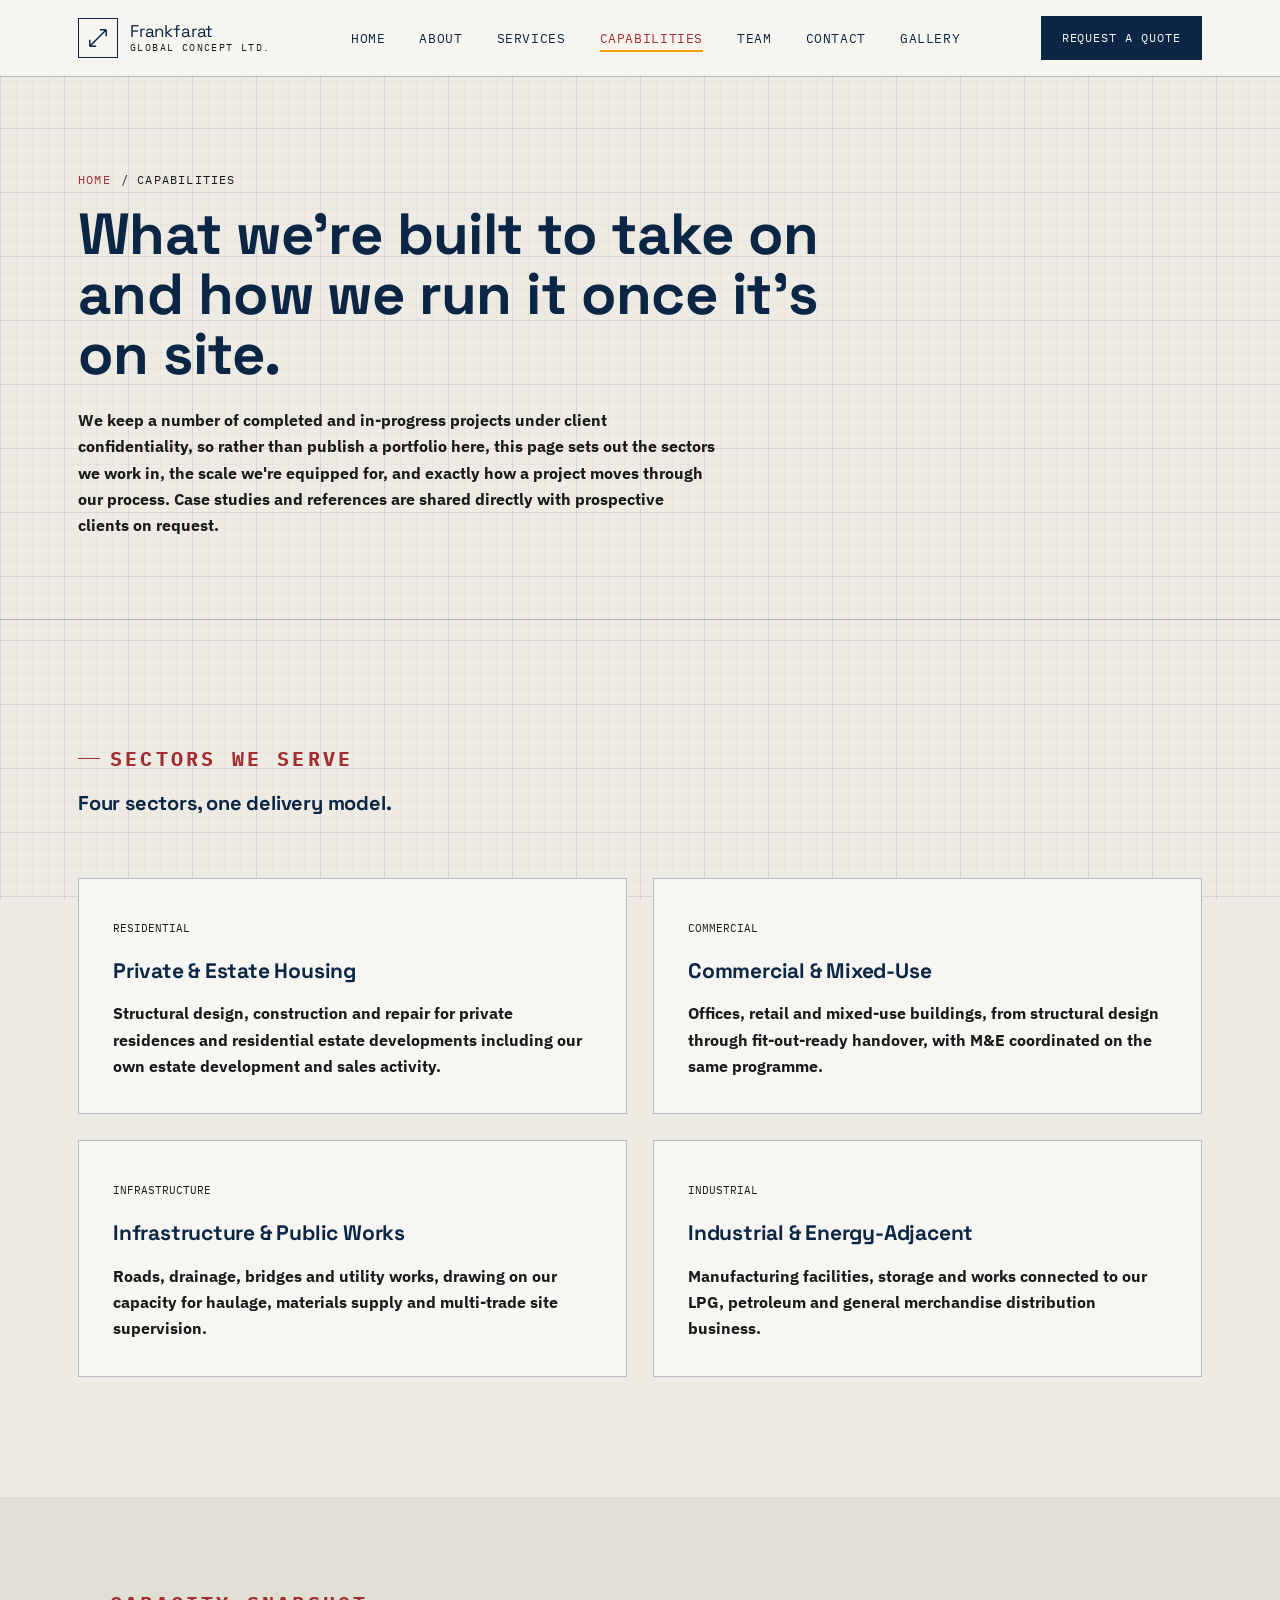
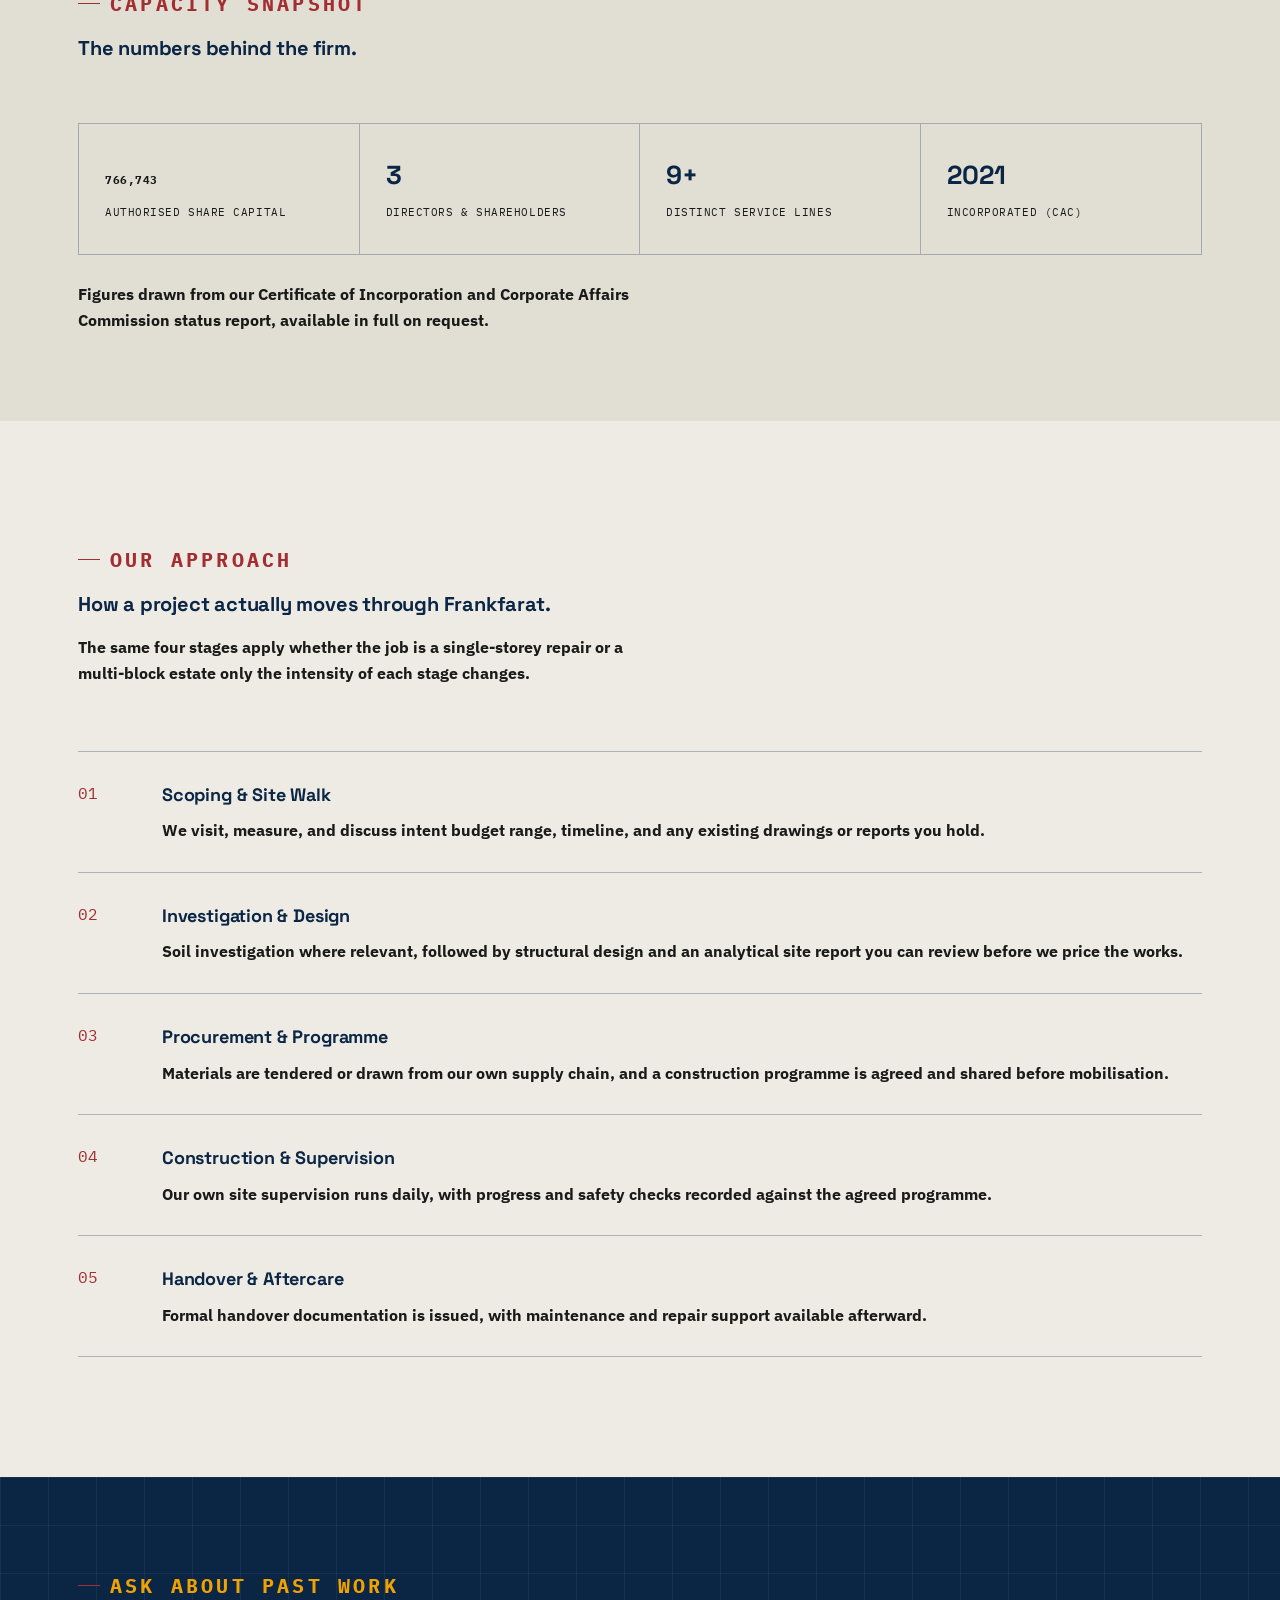
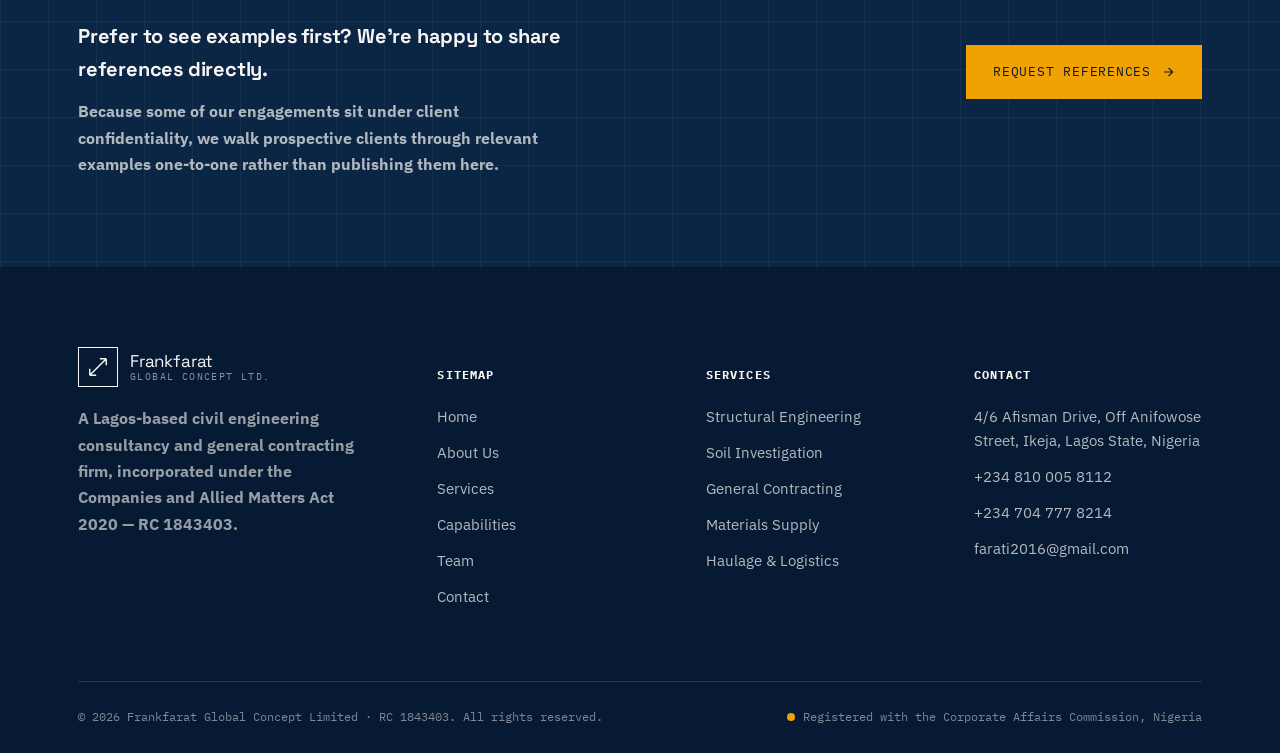
<file: capabilities.html>
<!DOCTYPE html>
<html lang="en">
<head>
<meta charset="UTF-8">
<meta name="viewport" content="width=device-width, initial-scale=1.0">
<title>Capabilities — Frankfarat Global Concept Limited</title>
<meta name="description" content="Sectors and project types Frankfarat Global Concept Limited is equipped to deliver, and how we run a project from mobilisation to handover.">
<link rel="stylesheet" href="style.css">
<style>
  .sector-card{ border:1px solid var(--line-strong); padding:34px; background:var(--paper); position:relative; }
  .sector-card .idx{ font-family:var(--font-mono); font-size:11px; color:var(--graphite-60); }
  .sector-card h3{ font-size:21px; margin-top:14px; }
  .sector-card p{ margin-top:12px; color:var(--graphite-60); font-size:14.5px; }
  .capacity-row{ display:grid; grid-template-columns:repeat(4,1fr); border:1px solid var(--line-strong); }
  .capacity-row > div{ padding:30px 26px; border-right:1px solid var(--line-strong); }
  .capacity-row > div:last-child{ border-right:none; }
  .capacity-row b{ display:block; font-family:var(--font-display); font-size:26px; color:var(--navy); }
  .capacity-row span{ font-family:var(--font-mono); font-size:11px; color:var(--graphite-60); text-transform:uppercase; letter-spacing:.05em; }
  @media (max-width:900px){ .capacity-row{ grid-template-columns:1fr 1fr; } .capacity-row > div{ border-bottom:1px solid var(--line-strong); } }
  @media (max-width:560px){ .capacity-row{ grid-template-columns:1fr; } }
</style>
</head>
<body>

<div class="blueprint-bg"></div>

<header class="sheet-header">
  <div class="wrap bar">
    <a href="index.html" class="brand">
      <span class="brand-mark"><svg viewBox="0 0 24 24" fill="none" stroke="currentColor" stroke-width="1.6"><path d="M3 21 L21 3 M21 3 L21 10 M21 3 L14 3 M3 21 L10 21 M3 21 L3 14"/></svg></span>
      <span class="brand-text"><span class="name">Frankfarat</span><span class="tag">Global Concept Ltd.</span></span>
    </a>
    <nav class="main-nav">
      <a href="index.html">Home</a>
      <a href="about.html">About</a>
      <a href="services.html">Services</a>
      <a href="capabilities.html">Capabilities</a>
      <a href="team.html">Team</a>
      <a href="contact.html">Contact</a>
      <a href="gallery.html">Gallery</a>
    </nav>
    <a href="contact.html" class="nav-cta">Request a Quote</a>
    <button class="burger" aria-label="Toggle menu"><span></span><span></span><span></span></button>
  </div>
</header>

<div class="mobile-nav">
  <a href="index.html">Home</a>
  <a href="about.html">About</a>
  <a href="services.html">Services</a>
  <a href="capabilities.html">Capabilities</a>
  <a href="team.html">Team</a>
  <a href="gallery.html">Gallery</a>
  <a href="contact.html">Contact</a>
  <a href="contact.html" class="btn btn-amber">Request a Quote →</a>
</div>

<section class="page-hero">
  <div class="wrap">
    <div class="kicker"><a href="index.html">Home</a> / Capabilities</div>
    <h1>What we're built to take on and how we run it once it's on site.</h1>
    <p class="lede">We keep a number of completed and in-progress projects under client confidentiality, so rather than publish a portfolio here, this page sets out the sectors we work in, the scale we're equipped for, and exactly how a project moves through our process. Case studies and references are shared directly with prospective clients on request.</p>
  </div>
</section>

<!-- SECTORS -->
<section>
  <div class="wrap">
    <div class="section-head reveal">
      <div class="eyebrow">Sectors We Serve</div>
      <h2>Four sectors, one delivery model.</h2>
    </div>
    <div class="grid-2 reveal-stagger" style="gap:26px;">
      <div class="sector-card">
        <span class="idx">RESIDENTIAL</span>
        <h3>Private &amp; Estate Housing</h3>
        <p>Structural design, construction and repair for private residences and residential estate developments including our own estate development and sales activity.</p>
      </div>
      <div class="sector-card">
        <span class="idx">COMMERCIAL</span>
        <h3>Commercial &amp; Mixed-Use</h3>
        <p>Offices, retail and mixed-use buildings, from structural design through fit-out-ready handover, with M&amp;E coordinated on the same programme.</p>
      </div>
      <div class="sector-card">
        <span class="idx">INFRASTRUCTURE</span>
        <h3>Infrastructure &amp; Public Works</h3>
        <p>Roads, drainage, bridges and utility works, drawing on our capacity for haulage, materials supply and multi-trade site supervision.</p>
      </div>
      <div class="sector-card">
        <span class="idx">INDUSTRIAL</span>
        <h3>Industrial &amp; Energy-Adjacent</h3>
        <p>Manufacturing facilities, storage and works connected to our LPG, petroleum and general merchandise distribution business.</p>
      </div>
    </div>
  </div>
</section>

<!-- CAPACITY -->
<section class="section-tight" style="background:var(--concrete-2);">
  <div class="wrap">
    <div class="section-head reveal">
      <div class="eyebrow">Capacity Snapshot</div>
      <h2>The numbers behind the firm.</h2>
    </div>
    <div class="capacity-row reveal">
      <div><b><span data-count="1000000" data-suffix="">₦1,000,000</span></b><span>Authorised Share Capital</span></div>
      <div><b>3</b><span>Directors &amp; Shareholders</span></div>
      <div><b>9+</b><span>Distinct Service Lines</span></div>
      <div><b>2021</b><span>Incorporated (CAC)</span></div>
    </div>
    <p style="margin-top:26px;color:var(--graphite-60);font-size:14.5px;max-width:620px;">Figures drawn from our Certificate of Incorporation and Corporate Affairs Commission status report, available in full on request.</p>
  </div>
</section>

<!-- APPROACH -->
<section>
  <div class="wrap">
    <div class="section-head reveal">
      <div class="eyebrow">Our Approach</div>
      <h2>How a project actually moves through Frankfarat.</h2>
      <p>The same four stages apply whether the job is a single-storey repair or a multi-block estate only the intensity of each stage changes.</p>
    </div>
    <div class="reveal-stagger" style="display:flex;flex-direction:column;">
      <div style="display:grid;grid-template-columns:60px 1fr;gap:24px;padding:28px 0;border-top:1px solid var(--line-strong);">
        <span style="font-family:var(--font-mono);color:var(--stamp);">01</span>
        <div><h4 style="font-size:18px;">Scoping &amp; Site Walk</h4><p style="margin-top:8px;color:var(--graphite-60);font-size:14.5px;">We visit, measure, and discuss intent budget range, timeline, and any existing drawings or reports you hold.</p></div>
      </div>
      <div style="display:grid;grid-template-columns:60px 1fr;gap:24px;padding:28px 0;border-top:1px solid var(--line-strong);">
        <span style="font-family:var(--font-mono);color:var(--stamp);">02</span>
        <div><h4 style="font-size:18px;">Investigation &amp; Design</h4><p style="margin-top:8px;color:var(--graphite-60);font-size:14.5px;">Soil investigation where relevant, followed by structural design and an analytical site report you can review before we price the works.</p></div>
      </div>
      <div style="display:grid;grid-template-columns:60px 1fr;gap:24px;padding:28px 0;border-top:1px solid var(--line-strong);">
        <span style="font-family:var(--font-mono);color:var(--stamp);">03</span>
        <div><h4 style="font-size:18px;">Procurement &amp; Programme</h4><p style="margin-top:8px;color:var(--graphite-60);font-size:14.5px;">Materials are tendered or drawn from our own supply chain, and a construction programme is agreed and shared before mobilisation.</p></div>
      </div>
      <div style="display:grid;grid-template-columns:60px 1fr;gap:24px;padding:28px 0;border-top:1px solid var(--line-strong);">
        <span style="font-family:var(--font-mono);color:var(--stamp);">04</span>
        <div><h4 style="font-size:18px;">Construction &amp; Supervision</h4><p style="margin-top:8px;color:var(--graphite-60);font-size:14.5px;">Our own site supervision runs daily, with progress and safety checks recorded against the agreed programme.</p></div>
      </div>
      <div style="display:grid;grid-template-columns:60px 1fr;gap:24px;padding:28px 0;border-top:1px solid var(--line-strong);border-bottom:1px solid var(--line-strong);">
        <span style="font-family:var(--font-mono);color:var(--stamp);">05</span>
        <div><h4 style="font-size:18px;">Handover &amp; Aftercare</h4><p style="margin-top:8px;color:var(--graphite-60);font-size:14.5px;">Formal handover documentation is issued, with maintenance and repair support available afterward.</p></div>
      </div>
    </div>
  </div>
</section>

<section class="cta-band" style="padding:0;">
  <div class="wrap cta-inner" style="padding:90px 28px;">
    <div>
      <div class="eyebrow" style="color:var(--amber);">Ask About Past Work</div>
      <h2>Prefer to see examples first? We're happy to share references directly.</h2>
      <p>Because some of our engagements sit under client confidentiality, we walk prospective clients through relevant examples one-to-one rather than publishing them here.</p>
    </div>
    <a href="contact.html" class="btn btn-amber">Request references <svg viewBox="0 0 24 24" fill="none" stroke="currentColor" stroke-width="2"><path d="M5 12h14M13 5l7 7-7 7"/></svg></a>
  </div>
</section>

<footer>
  <div class="wrap">
    <div class="foot-grid">
      <div class="foot-brand">
        <a href="index.html" class="brand">
          <span class="brand-mark" style="border-color:var(--paper);color:var(--paper);"><svg viewBox="0 0 24 24" fill="none" stroke="currentColor" stroke-width="1.6"><path d="M3 21 L21 3 M21 3 L21 10 M21 3 L14 3 M3 21 L10 21 M3 21 L3 14"/></svg></span>
          <span class="brand-text"><span class="name">Frankfarat</span><span class="tag" style="color:rgba(247,246,242,0.55);">Global Concept Ltd.</span></span>
        </a>
        <p>A Lagos-based civil engineering consultancy and general contracting firm, incorporated under the Companies and Allied Matters Act 2020 — RC 1843403.</p>
      </div>
      <div>
        <h5>Sitemap</h5>
        <ul>
          <li><a href="index.html">Home</a></li>
          <li><a href="about.html">About Us</a></li>
          <li><a href="services.html">Services</a></li>
          <li><a href="capabilities.html">Capabilities</a></li>
          <li><a href="team.html">Team</a></li>
          <li><a href="contact.html">Contact</a></li>
        </ul>
      </div>
      <div>
        <h5>Services</h5>
        <ul>
          <li><a href="services.html">Structural Engineering</a></li>
          <li><a href="services.html">Soil Investigation</a></li>
          <li><a href="services.html">General Contracting</a></li>
          <li><a href="services.html">Materials Supply</a></li>
          <li><a href="services.html">Haulage &amp; Logistics</a></li>
        </ul>
      </div>
      <div>
        <h5>Contact</h5>
        <ul>
          <li>4/6 Afisman Drive, Off Anifowose Street, Ikeja, Lagos State, Nigeria</li>
          <li><a href="tel:+2348100058112">+234 810 005 8112</a></li>
          <li><a href="tel:+2347047778214">+234 704 777 8214</a></li>
          <li><a href="mailto:farati2016@gmail.com">farati2016@gmail.com</a></li>
        </ul>
      </div>
    </div>
    <div class="foot-bottom">
      <span>© <span class="year"></span> Frankfarat Global Concept Limited · RC 1843403. All rights reserved.</span>
      <span class="stamp"><span></span> Registered with the Corporate Affairs Commission, Nigeria</span>
    </div>
  </div>
</footer>

<script src="script.js"></script>
</body>
</html>
</file>
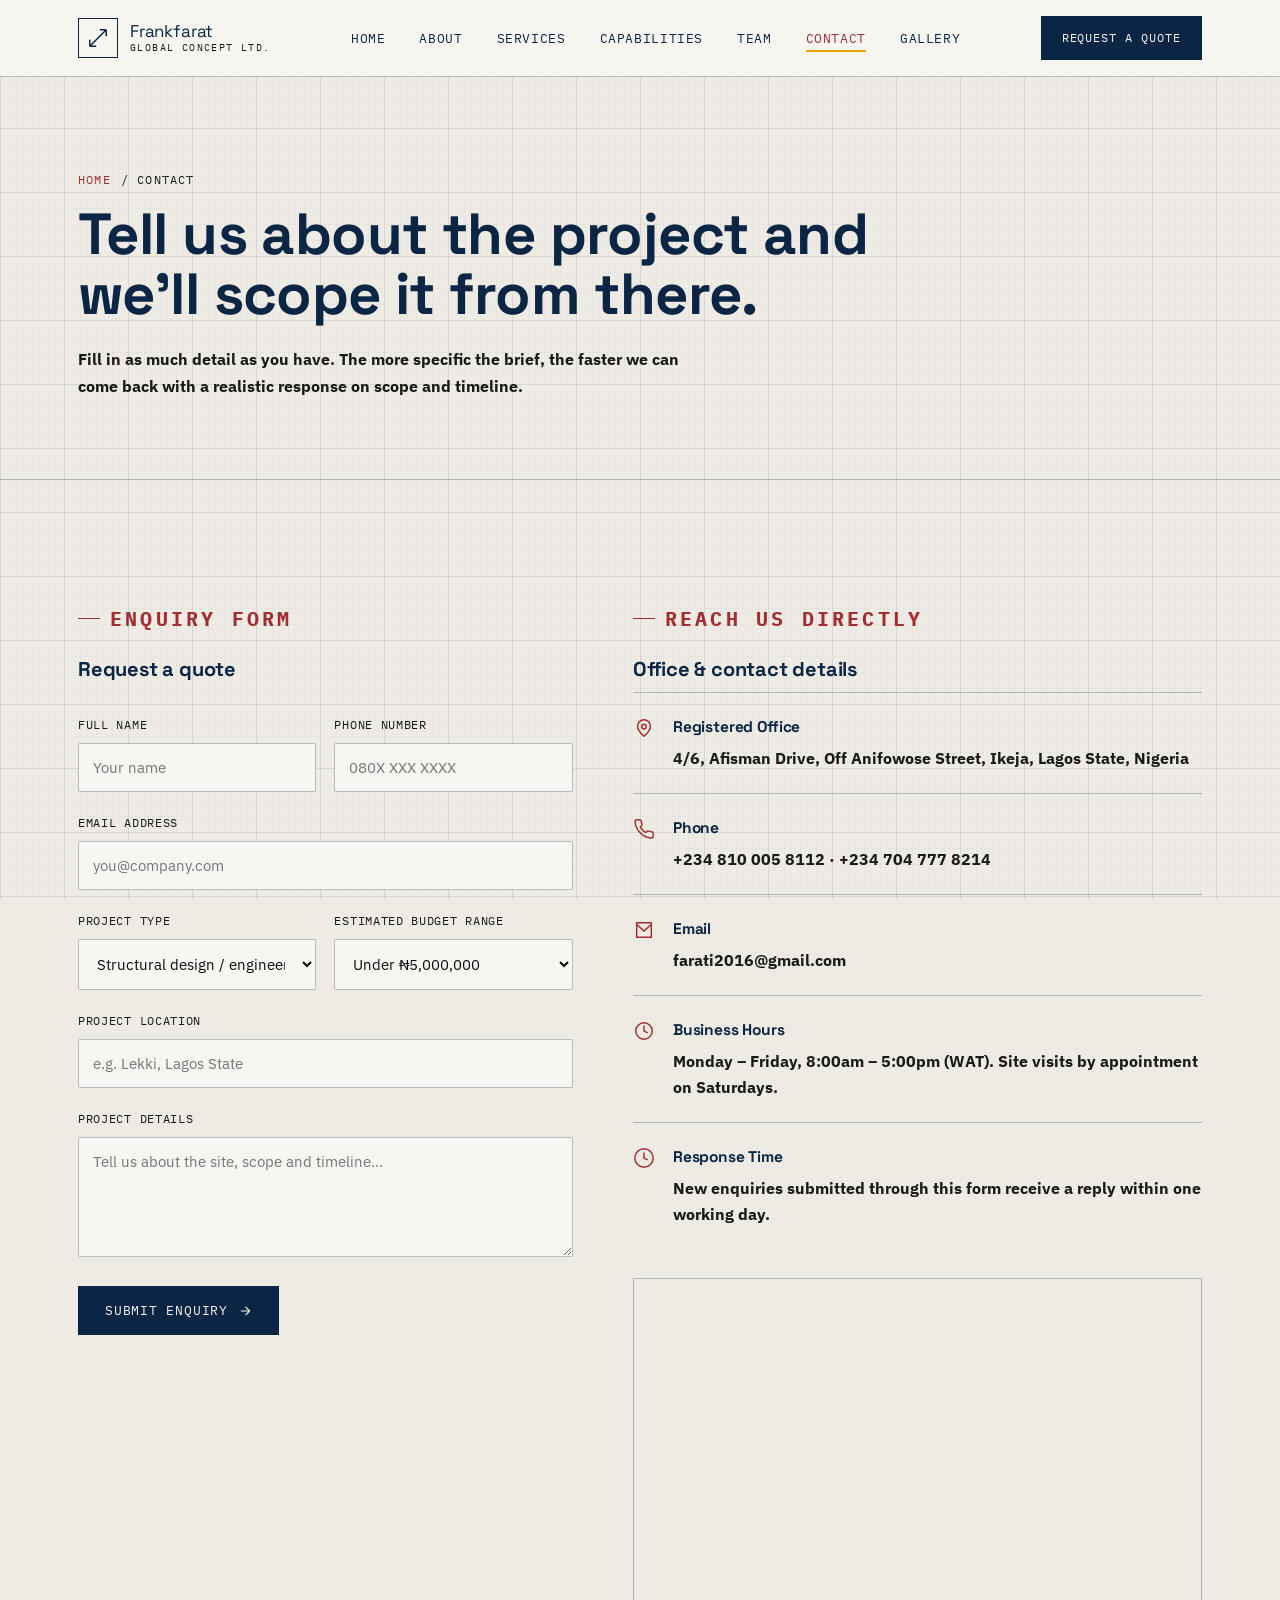
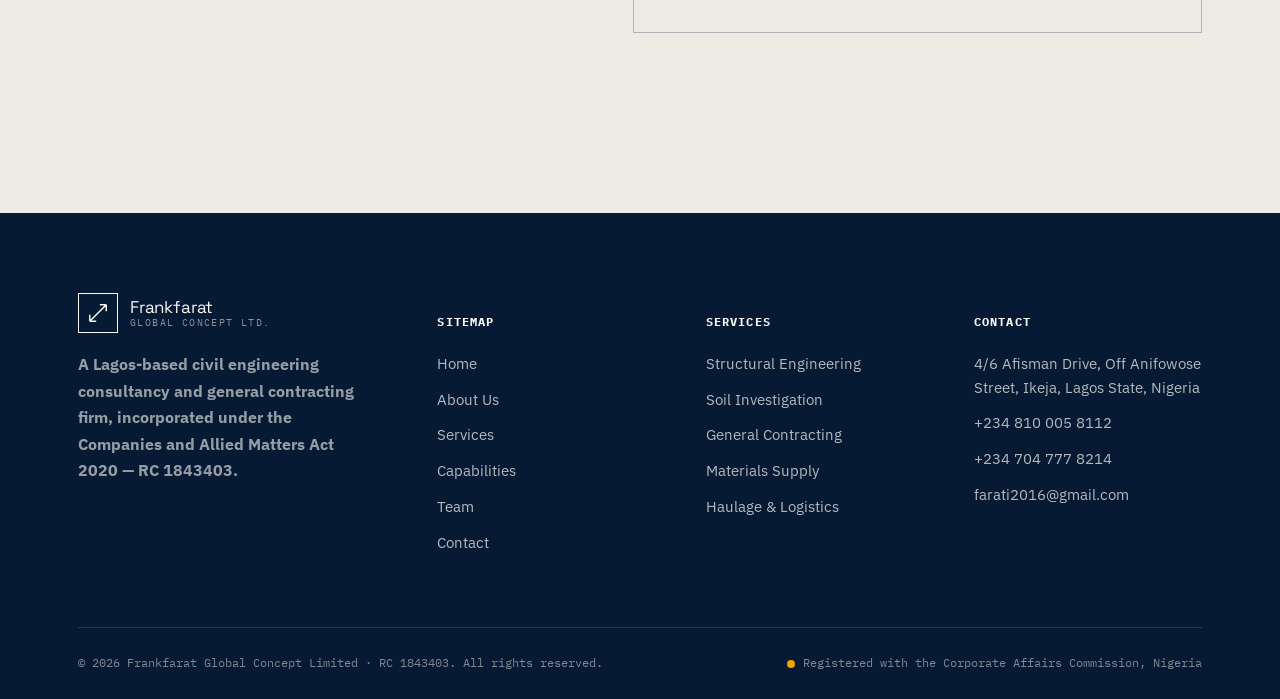
<file: contact.html>
<!DOCTYPE html>
<html lang="en">
<head>
<meta charset="UTF-8">
<meta name="viewport" content="width=device-width, initial-scale=1.0">
<title>Contact — Frankfarat Global Concept Limited</title>
<meta name="description" content="Get in touch with Frankfarat Global Concept Limited, Ikeja, Lagos State. Request a quote for structural engineering, construction, or materials supply.">
<link rel="stylesheet" href="style.css">
<style>
  .contact-grid{ display:grid; grid-template-columns:1fr 1.15fr; gap:60px; }
  .field{ margin-bottom:22px; }
  .field label{ display:block; font-family:var(--font-mono); font-size:11.5px; letter-spacing:.06em; text-transform:uppercase; color:var(--graphite-60); margin-bottom:8px; }
  .field input, .field select, .field textarea{
    width:100%; border:1px solid var(--line-strong); background:var(--paper); padding:14px 14px;
    font-family:var(--font-body); font-size:15px; color:var(--graphite); border-radius:var(--radius);
    transition:border-color .2s var(--ease);
  }
  .field input:focus, .field select:focus, .field textarea:focus{ border-color:var(--navy); outline:none; }
  .field textarea{ resize:vertical; min-height:120px; }
  .row-2{ display:grid; grid-template-columns:1fr 1fr; gap:18px; }
  @media (max-width:640px){ .row-2{ grid-template-columns:1fr; } .contact-grid{display: flex; flex-direction: column;}}
  .form-status{ margin-top:18px; font-size:14px; color:var(--stamp); opacity:0; transition:opacity .3s var(--ease); font-family:var(--font-mono); }
  .form-status.show{ opacity:1; }
  .info-card{ display:flex; gap:18px; padding:22px 0; border-top:1px solid var(--line-strong); }
  .info-card:last-child{ border-bottom:1px solid var(--line-strong); }
  .info-card .ic{ width:22px; height:22px; flex:none; color:var(--stamp); margin-top:2px; }
  .info-card h4{ font-size:15.5px; }
  .info-card p{ margin-top:4px; color:var(--graphite-60); font-size:14px; }
  .map-frame{ border:1px solid var(--line-strong); aspect-ratio:16/10; overflow:hidden; }
</style>
</head>
<body>

<div class="blueprint-bg"></div>

<header class="sheet-header">
  <div class="wrap bar">
    <a href="index.html" class="brand">
      <span class="brand-mark"><svg viewBox="0 0 24 24" fill="none" stroke="currentColor" stroke-width="1.6"><path d="M3 21 L21 3 M21 3 L21 10 M21 3 L14 3 M3 21 L10 21 M3 21 L3 14"/></svg></span>
      <span class="brand-text"><span class="name">Frankfarat</span><span class="tag">Global Concept Ltd.</span></span>
    </a>
    <nav class="main-nav">
      <a href="index.html">Home</a>
      <a href="about.html">About</a>
      <a href="services.html">Services</a>
      <a href="capabilities.html">Capabilities</a>
      <a href="team.html">Team</a>
      <a href="contact.html">Contact</a>
      <a href="gallery.html">Gallery</a>
    </nav>
    <a href="contact.html" class="nav-cta">Request a Quote</a>
    <button class="burger" aria-label="Toggle menu"><span></span><span></span><span></span></button>
  </div>
</header>

<div class="mobile-nav">
  <a href="index.html">Home</a>
  <a href="about.html">About</a>
  <a href="services.html">Services</a>
  <a href="capabilities.html">Capabilities</a>
  <a href="team.html">Team</a>
  <a href="gallery.html">Gallery</a>
  <a href="contact.html">Contact</a>
  <a href="contact.html" class="btn btn-amber">Request a Quote →</a>
</div>

<section class="page-hero">
  <div class="wrap">
    <div class="kicker"><a href="index.html">Home</a> / Contact</div>
    <h1>Tell us about the project and we'll scope it from there.</h1>
    <p class="lede">Fill in as much detail as you have. The more specific the brief, the faster we can come back with a realistic response on scope and timeline.</p>
  </div>
</section>

<section>
  <div class="wrap contact-grid">

    <div class="reveal">
      <div class="eyebrow">Enquiry Form</div>
      <h2 style="font-size:26px;margin-bottom:30px;">Request a quote</h2>
      <form id="enquiry-form" novalidate>
        <div class="row-2">
          <div class="field">
            <label for="name">Full name</label>
            <input type="text" id="name" name="name" required placeholder="Your name">
          </div>
          <div class="field">
            <label for="phone">Phone number</label>
            <input type="tel" id="phone" name="phone" required placeholder="080X XXX XXXX">
          </div>
        </div>
        <div class="field">
          <label for="email">Email address</label>
          <input type="email" id="email" name="email" required placeholder="you@company.com">
        </div>
        <div class="row-2">
          <div class="field">
            <label for="ptype">Project type</label>
            <select id="ptype" name="ptype">
              <option>Structural design / engineering consultancy</option>
              <option>Soil investigation / site report</option>
              <option>New construction</option>
              <option>Renovation / repair</option>
              <option>Materials supply / procurement</option>
              <option>Mechanical &amp; electrical works</option>
              <option>Haulage / logistics</option>
              <option>Other / not sure yet</option>
            </select>
          </div>
          <div class="field">
            <label for="budget">Estimated budget range</label>
            <select id="budget" name="budget">
              <option>Under ₦5,000,000</option>
              <option>₦5,000,000 – ₦25,000,000</option>
              <option>₦25,000,000 – ₦100,000,000</option>
              <option>Above ₦100,000,000</option>
            </select>
          </div>
        </div>
        <div class="field">
          <label for="location">Project location</label>
          <input type="text" id="location" name="location" placeholder="e.g. Lekki, Lagos State">
        </div>
        <div class="field">
          <label for="message">Project details</label>
          <textarea id="message" name="message" placeholder="Tell us about the site, scope and timeline…"></textarea>
        </div>
        <button type="submit" class="btn btn-solid">Submit enquiry <svg viewBox="0 0 24 24" fill="none" stroke="currentColor" stroke-width="2"><path d="M5 12h14M13 5l7 7-7 7"/></svg></button>
        <p class="form-status"></p>
      </form>
    </div>

    <div class="reveal">
      <div class="eyebrow">Reach Us Directly</div>
      <h2 style="font-size:26px;margin-bottom:6px;">Office &amp; contact details</h2>

      <div class="info-card">
        <svg class="ic" viewBox="0 0 24 24" fill="none" stroke="currentColor" stroke-width="1.6"><path d="M12 21s-7-6.2-7-11a7 7 0 0 1 14 0c0 4.8-7 11-7 11ZM12 13a2.5 2.5 0 1 0 0-5 2.5 2.5 0 0 0 0 5Z"/></svg>
        <div><h4>Registered Office</h4><p>4/6, Afisman Drive, Off Anifowose Street, Ikeja, Lagos State, Nigeria</p></div>
      </div>
      <div class="info-card">
        <svg class="ic" viewBox="0 0 24 24" fill="none" stroke="currentColor" stroke-width="1.6"><path d="M22 16.9v3a2 2 0 0 1-2.2 2 19.8 19.8 0 0 1-8.6-3 19.5 19.5 0 0 1-6-6 19.8 19.8 0 0 1-3-8.7A2 2 0 0 1 4.1 2h3a2 2 0 0 1 2 1.7c.1 1 .3 2 .6 3a2 2 0 0 1-.5 2.1L8 10a16 16 0 0 0 6 6l1.2-1.2a2 2 0 0 1 2.1-.5c1 .3 2 .5 3 .6a2 2 0 0 1 1.7 2Z"/></svg>
        <div><h4>Phone</h4><p><a href="tel:+2348100058112">+234 810 005 8112</a> · <a href="tel:+2347047778214">+234 704 777 8214</a></p></div>
      </div>
      <div class="info-card">
        <svg class="ic" viewBox="0 0 24 24" fill="none" stroke="currentColor" stroke-width="1.6"><path d="M4 4h16v16H4zM4 6l8 7 8-7"/></svg>
        <div><h4>Email</h4><p><a href="mailto:farati2016@gmail.com">farati2016@gmail.com</a></p></div>
      </div>
      <div class="info-card">
        <svg class="ic" viewBox="0 0 24 24" fill="none" stroke="currentColor" stroke-width="1.6"><path d="M12 6v6l4 2"/><circle cx="12" cy="12" r="9"/></svg>
        <div><h4>Business Hours</h4><p>Monday – Friday, 8:00am – 5:00pm (WAT). Site visits by appointment on Saturdays.</p></div>
      </div>
      <div class="info-card">
        <svg class="ic" viewBox="0 0 24 24" fill="none" stroke="currentColor" stroke-width="1.6"><path d="M22 12a10 10 0 1 1-20 0 10 10 0 0 1 20 0ZM12 6v6l4 2"/></svg>
        <div><h4>Response Time</h4><p>New enquiries submitted through this form receive a reply within one working day.</p></div>
      </div>

      <div class="map-frame" style="margin-top:28px;">
        <iframe
          title="Frankfarat Global Concept Limited location — Ikeja, Lagos"
          width="100%" height="100%" style="border:0;"
          loading="lazy"
          src="https://www.google.com/maps?q=4%2F6+Afisman+Drive%2C+Off+Anifowose+Street%2C+Ikeja%2C+Lagos+State%2C+Nigeria&output=embed">
        </iframe>
      </div>
    </div>

  </div>
</section>

<footer style="margin-top:60px;">
  <div class="wrap">
    <div class="foot-grid">
      <div class="foot-brand">
        <a href="index.html" class="brand">
          <span class="brand-mark" style="border-color:var(--paper);color:var(--paper);"><svg viewBox="0 0 24 24" fill="none" stroke="currentColor" stroke-width="1.6"><path d="M3 21 L21 3 M21 3 L21 10 M21 3 L14 3 M3 21 L10 21 M3 21 L3 14"/></svg></span>
          <span class="brand-text"><span class="name">Frankfarat</span><span class="tag" style="color:rgba(247,246,242,0.55);">Global Concept Ltd.</span></span>
        </a>
        <p>A Lagos-based civil engineering consultancy and general contracting firm, incorporated under the Companies and Allied Matters Act 2020 — RC 1843403.</p>
      </div>
      <div>
        <h5>Sitemap</h5>
        <ul>
          <li><a href="index.html">Home</a></li>
          <li><a href="about.html">About Us</a></li>
          <li><a href="services.html">Services</a></li>
          <li><a href="capabilities.html">Capabilities</a></li>
          <li><a href="team.html">Team</a></li>
          <li><a href="contact.html">Contact</a></li>
        </ul>
      </div>
      <div>
        <h5>Services</h5>
        <ul>
          <li><a href="services.html">Structural Engineering</a></li>
          <li><a href="services.html">Soil Investigation</a></li>
          <li><a href="services.html">General Contracting</a></li>
          <li><a href="services.html">Materials Supply</a></li>
          <li><a href="services.html">Haulage &amp; Logistics</a></li>
        </ul>
      </div>
      <div>
        <h5>Contact</h5>
        <ul>
          <li>4/6 Afisman Drive, Off Anifowose Street, Ikeja, Lagos State, Nigeria</li>
          <li><a href="tel:+2348100058112">+234 810 005 8112</a></li>
          <li><a href="tel:+2347047778214">+234 704 777 8214</a></li>
          <li><a href="mailto:farati2016@gmail.com">farati2016@gmail.com</a></li>
        </ul>
      </div>
    </div>
    <div class="foot-bottom">
      <span>© <span class="year"></span> Frankfarat Global Concept Limited · RC 1843403. All rights reserved.</span>
      <span class="stamp"><span></span> Registered with the Corporate Affairs Commission, Nigeria</span>
    </div>
  </div>
</footer>

<script src="script.js"></script>
</body>
</html>
</file>
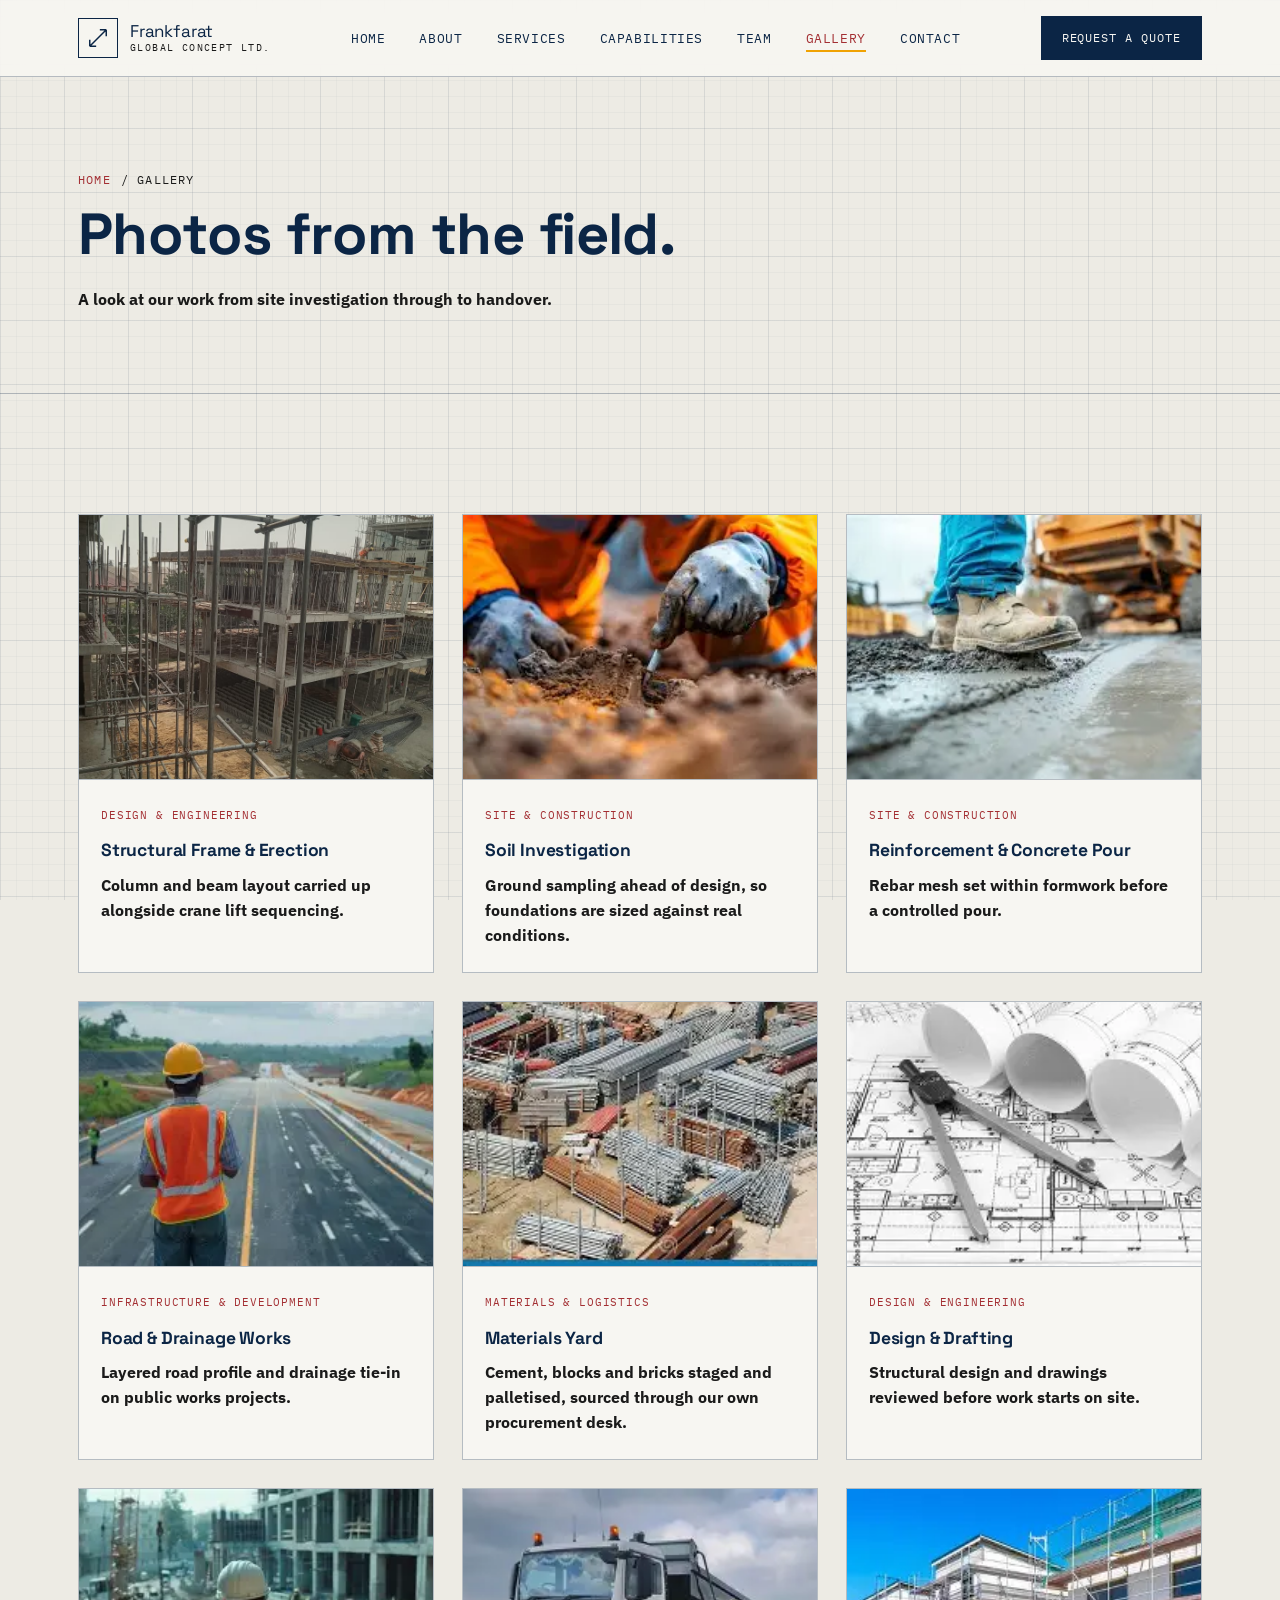
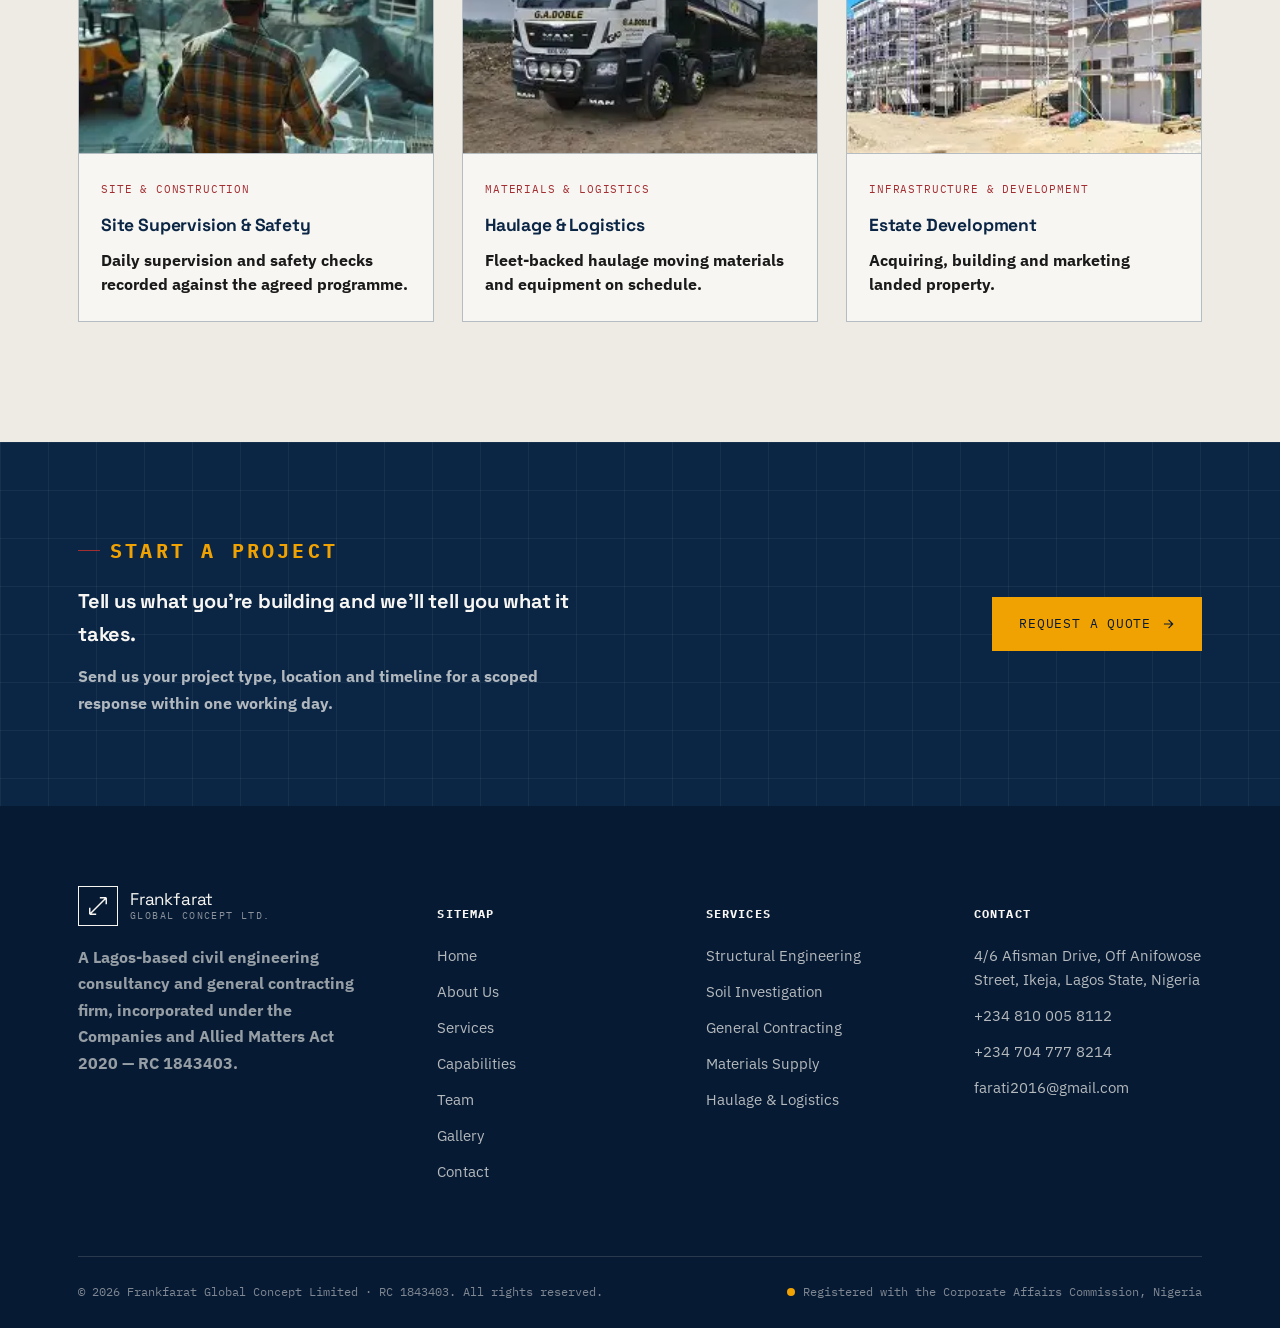
<file: gallery.html>
<!-- ======================Gallery================ -->

<!DOCTYPE html>
<html lang="en">
<head>
<meta charset="UTF-8">
<meta name="viewport" content="width=device-width, initial-scale=1.0">
<title>Gallery — Frankfarat Global Concept Limited</title>
<meta name="description" content="Photo gallery of Frankfarat Global Concept Limited — civil engineering, construction and site work in Lagos, Nigeria.">
<link rel="stylesheet" href="style.css">
<style>
  /* ---- plain image gallery, no JS ---- */
  .gal-grid{ display:grid; grid-template-columns:repeat(3,1fr); gap:28px; }
  @media (max-width:920px){ .gal-grid{ grid-template-columns:1fr 1fr; } }
  @media (max-width:600px){ .gal-grid{ grid-template-columns:1fr; } }

  .gal-card{ border:1px solid var(--line-strong); background:var(--paper); display:block; }
  .gal-photo{ aspect-ratio:4/3; overflow:hidden; border-bottom:1px solid var(--line-strong); display:block; }
  .gal-photo img{ width:100%; height:100%; object-fit:cover; display:block; transition:transform .4s var(--ease); }
  .gal-card:hover .gal-photo img{ transform:scale(1.04); }
  .gal-body{ padding:20px 22px 24px; }
  .gal-body .cat{ font-family:var(--font-mono); font-size:10.5px; letter-spacing:.08em; text-transform:uppercase; color:var(--stamp); }
  .gal-body h3{ font-size:17.5px; margin-top:10px; }
  .gal-body p{ margin-top:8px; font-size:13.5px; color:var(--graphite-60); line-height:1.55; }

  /* note box for swapping in real photos */
  .swap-note{ border:1px dashed var(--line-strong); background:var(--paper); padding:20px 24px; font-size:13.5px; color:var(--graphite-60); margin-bottom:44px; }
  .swap-note code{ font-family:var(--font-mono); background:var(--concrete-2); padding:2px 6px; border-radius:2px; }
</style>
</head>
<body>

<div class="blueprint-bg"></div>

<header class="sheet-header">
  <div class="wrap bar">
    <a href="index.html" class="brand">
      <span class="brand-mark"><svg viewBox="0 0 24 24" fill="none" stroke="currentColor" stroke-width="1.6"><path d="M3 21 L21 3 M21 3 L21 10 M21 3 L14 3 M3 21 L10 21 M3 21 L3 14"/></svg></span>
      <span class="brand-text"><span class="name">Frankfarat</span><span class="tag">Global Concept Ltd.</span></span>
    </a>
    <nav class="main-nav">
      <a href="index.html">Home</a>
      <a href="about.html">About</a>
      <a href="services.html">Services</a>
      <a href="capabilities.html">Capabilities</a>
      <a href="team.html">Team</a>
      <a href="gallery.html">Gallery</a>
      <a href="contact.html">Contact</a>
    </nav>
    <a href="contact.html" class="nav-cta">Request a Quote</a>
    <button class="burger" aria-label="Toggle menu"><span></span><span></span><span></span></button>
  </div>
</header>

<div class="mobile-nav">
  <a href="index.html">Home</a>
  <a href="about.html">About</a>
  <a href="services.html">Services</a>
  <a href="capabilities.html">Capabilities</a>
  <a href="team.html">Team</a>
  <a href="gallery.html">Gallery</a>
  <a href="contact.html">Contact</a>
  <a href="contact.html" class="btn btn-amber">Request a Quote →</a>
</div>

<section class="page-hero">
  <div class="wrap">
    <div class="kicker"><a href="index.html">Home</a> / Gallery</div>
    <h1>Photos from the field.</h1>
    <p class="lede">A look at our work from site investigation through to handover.</p>
  </div>
</section>

<section>
  <div class="wrap">

    <div class="gal-grid">

      <div class="gal-card">
        <span class="gal-photo"><img src="Images/c3e15844-b647-47ca-bfa4-3abae389f941.jpg" alt="Structural frame and erection"></span>
        <div class="gal-body"><span class="cat">Design &amp; Engineering</span><h3>Structural Frame &amp; Erection</h3><p>Column and beam layout carried up alongside crane lift sequencing.</p></div>
      </div>

      <div class="gal-card">
        <span class="gal-photo"><img src="Images/Soil Investigation.webp" alt="Soil investigation"></span>
        <div class="gal-body"><span class="cat">Site &amp; Construction</span><h3>Soil Investigation</h3><p>Ground sampling ahead of design, so foundations are sized against real conditions.</p></div>
      </div>

      <div class="gal-card">
        <span class="gal-photo"><img src="Images/Concreate pour.webp" alt="Reinforcement and concrete pour"></span>
        <div class="gal-body"><span class="cat">Site &amp; Construction</span><h3>Reinforcement &amp; Concrete Pour</h3><p>Rebar mesh set within formwork before a controlled pour.</p></div>
      </div>

      <div class="gal-card">
        <span class="gal-photo"><img src="Images/Road drainage.webp" alt="Road and drainage works"></span>
        <div class="gal-body"><span class="cat">Infrastructure &amp; Development</span><h3>Road &amp; Drainage Works</h3><p>Layered road profile and drainage tie-in on public works projects.</p></div>
      </div>

      <div class="gal-card">
        <span class="gal-photo"><img src="Images/material yard.webp" alt="Materials yard"></span>
        <div class="gal-body"><span class="cat">Materials &amp; Logistics</span><h3>Materials Yard</h3><p>Cement, blocks and bricks staged and palletised, sourced through our own procurement desk.</p></div>
      </div>

      <div class="gal-card">
        <span class="gal-photo"><img src="Images/Material-draft.webp" alt="Design and drafting"></span>
        <div class="gal-body"><span class="cat">Design &amp; Engineering</span><h3>Design &amp; Drafting</h3><p>Structural design and drawings reviewed before work starts on site.</p></div>
      </div>

      <div class="gal-card">
        <span class="gal-photo"><img src="Images/Site supervision.webp" alt="Site supervision and safety"></span>
        <div class="gal-body"><span class="cat">Site &amp; Construction</span><h3>Site Supervision &amp; Safety</h3><p>Daily supervision and safety checks recorded against the agreed programme.</p></div>
      </div>

      <div class="gal-card">
        <span class="gal-photo"><img src="Images/haulage-logistics.webp" alt="Haulage and logistics"></span>
        <div class="gal-body"><span class="cat">Materials &amp; Logistics</span><h3>Haulage &amp; Logistics</h3><p>Fleet-backed haulage moving materials and equipment on schedule.</p></div>
      </div>

      <div class="gal-card">
        <span class="gal-photo"><img src="Images/Estate development.webp" alt="Estate development"></span>
        <div class="gal-body"><span class="cat">Infrastructure &amp; Development</span><h3>Estate Development</h3><p>Acquiring, building and marketing landed property.</p></div>
      </div>

    </div>
  </div>
</section>

<section class="cta-band" style="padding:0;">
  <div class="wrap cta-inner" style="padding:90px 28px;">
    <div>
      <div class="eyebrow" style="color:var(--amber);">Start A Project</div>
      <h2>Tell us what you're building and we'll tell you what it takes.</h2>
      <p>Send us your project type, location and timeline for a scoped response within one working day.</p>
    </div>
    <a href="contact.html" class="btn btn-amber">Request a quote <svg viewBox="0 0 24 24" fill="none" stroke="currentColor" stroke-width="2"><path d="M5 12h14M13 5l7 7-7 7"/></svg></a>
  </div>
</section>

<footer>
  <div class="wrap">
    <div class="foot-grid">
      <div class="foot-brand">
        <a href="index.html" class="brand">
          <span class="brand-mark" style="border-color:var(--paper);color:var(--paper);"><svg viewBox="0 0 24 24" fill="none" stroke="currentColor" stroke-width="1.6"><path d="M3 21 L21 3 M21 3 L21 10 M21 3 L14 3 M3 21 L10 21 M3 21 L3 14"/></svg></span>
          <span class="brand-text"><span class="name">Frankfarat</span><span class="tag" style="color:rgba(247,246,242,0.55);">Global Concept Ltd.</span></span>
        </a>
        <p>A Lagos-based civil engineering consultancy and general contracting firm, incorporated under the Companies and Allied Matters Act 2020 — RC 1843403.</p>
      </div>
      <div>
        <h5>Sitemap</h5>
        <ul>
          <li><a href="index.html">Home</a></li>
          <li><a href="about.html">About Us</a></li>
          <li><a href="services.html">Services</a></li>
          <li><a href="capabilities.html">Capabilities</a></li>
          <li><a href="team.html">Team</a></li>
          <li><a href="gallery.html">Gallery</a></li>
          <li><a href="contact.html">Contact</a></li>
        </ul>
      </div>
      <div>
        <h5>Services</h5>
        <ul>
          <li><a href="services.html">Structural Engineering</a></li>
          <li><a href="services.html">Soil Investigation</a></li>
          <li><a href="services.html">General Contracting</a></li>
          <li><a href="services.html">Materials Supply</a></li>
          <li><a href="services.html">Haulage &amp; Logistics</a></li>
        </ul>
      </div>
      <div>
        <h5>Contact</h5>
        <ul>
          <li>4/6 Afisman Drive, Off Anifowose Street, Ikeja, Lagos State, Nigeria</li>
          <li><a href="tel:+2348100058112">+234 810 005 8112</a></li>
          <li><a href="tel:+2347047778214">+234 704 777 8214</a></li>
          <li><a href="mailto:farati2016@gmail.com">farati2016@gmail.com</a></li>
        </ul>
      </div>
    </div>
    <div class="foot-bottom">
      <span>© <span class="year"></span> Frankfarat Global Concept Limited · RC 1843403. All rights reserved.</span>
      <span class="stamp"><span></span> Registered with the Corporate Affairs Commission, Nigeria</span>
    </div>
  </div>
</footer>
<script src="script.js"></script>
</body>
</html>
</file>
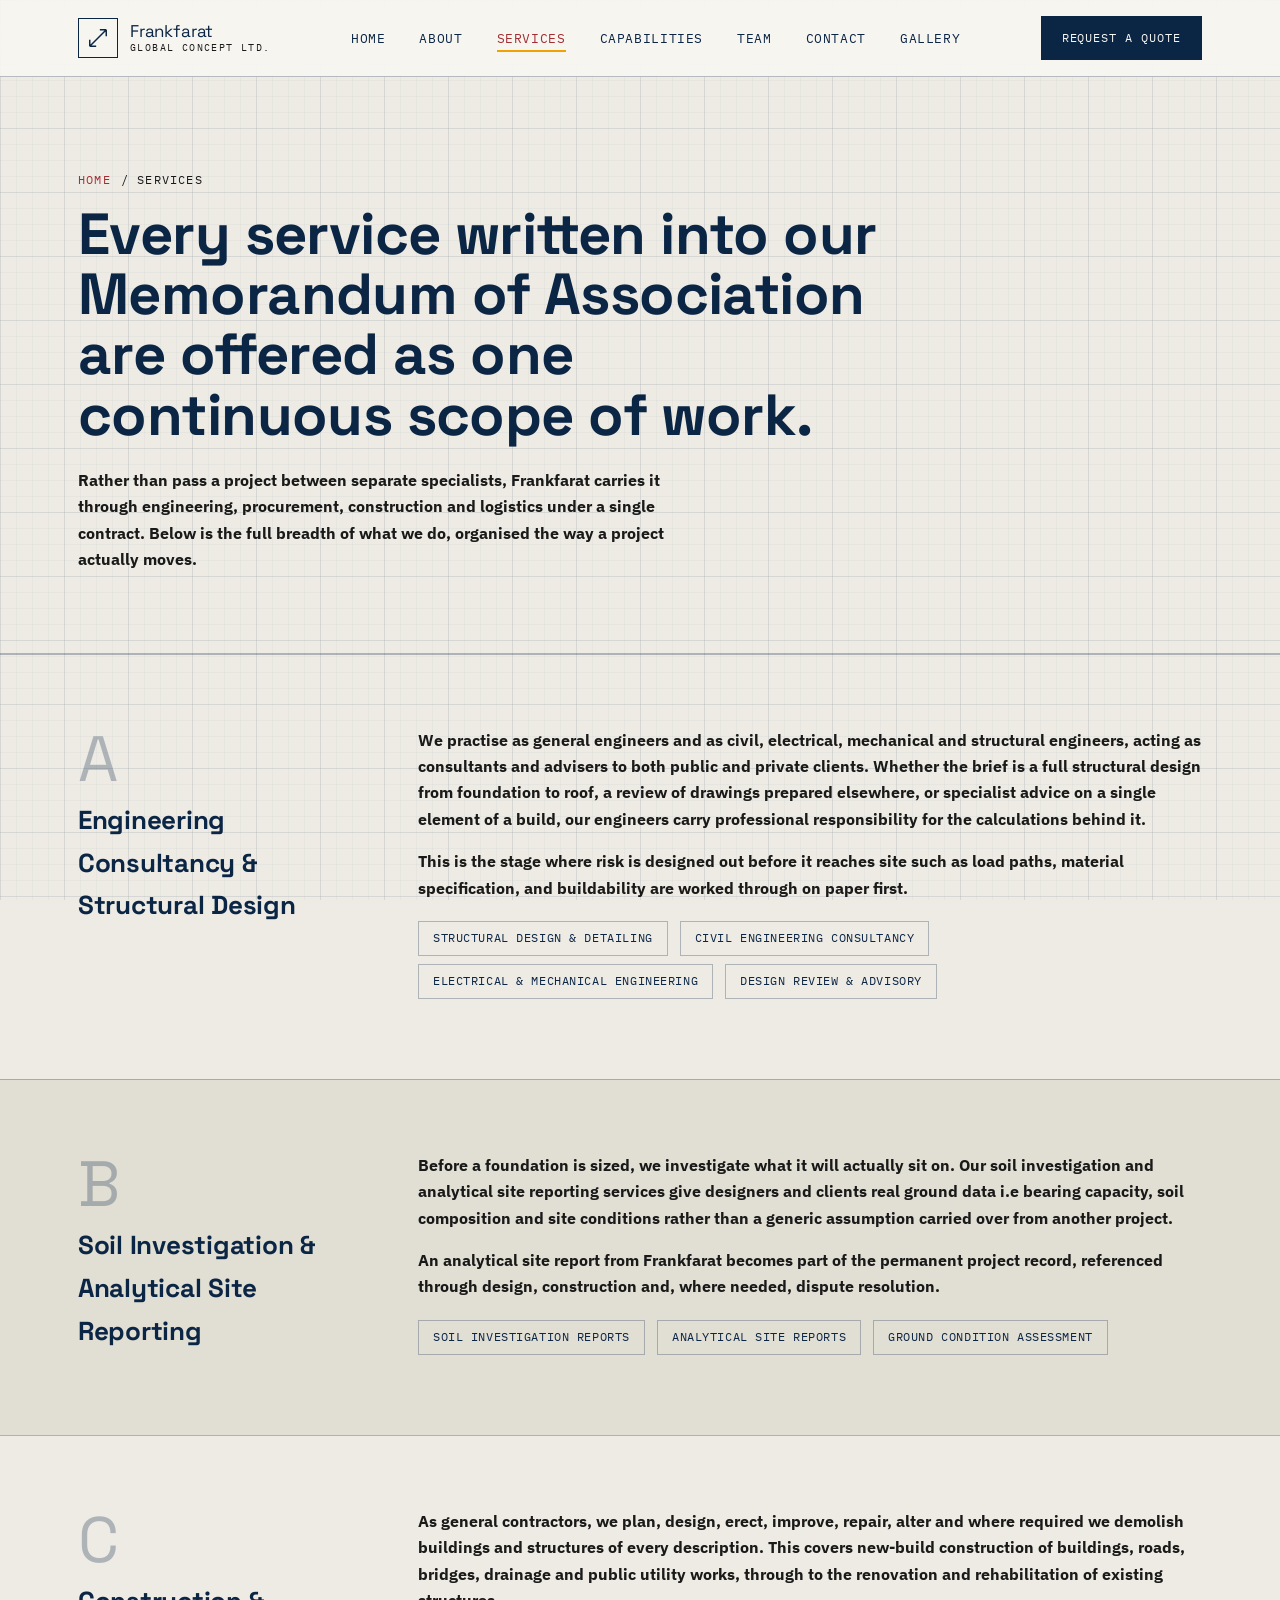
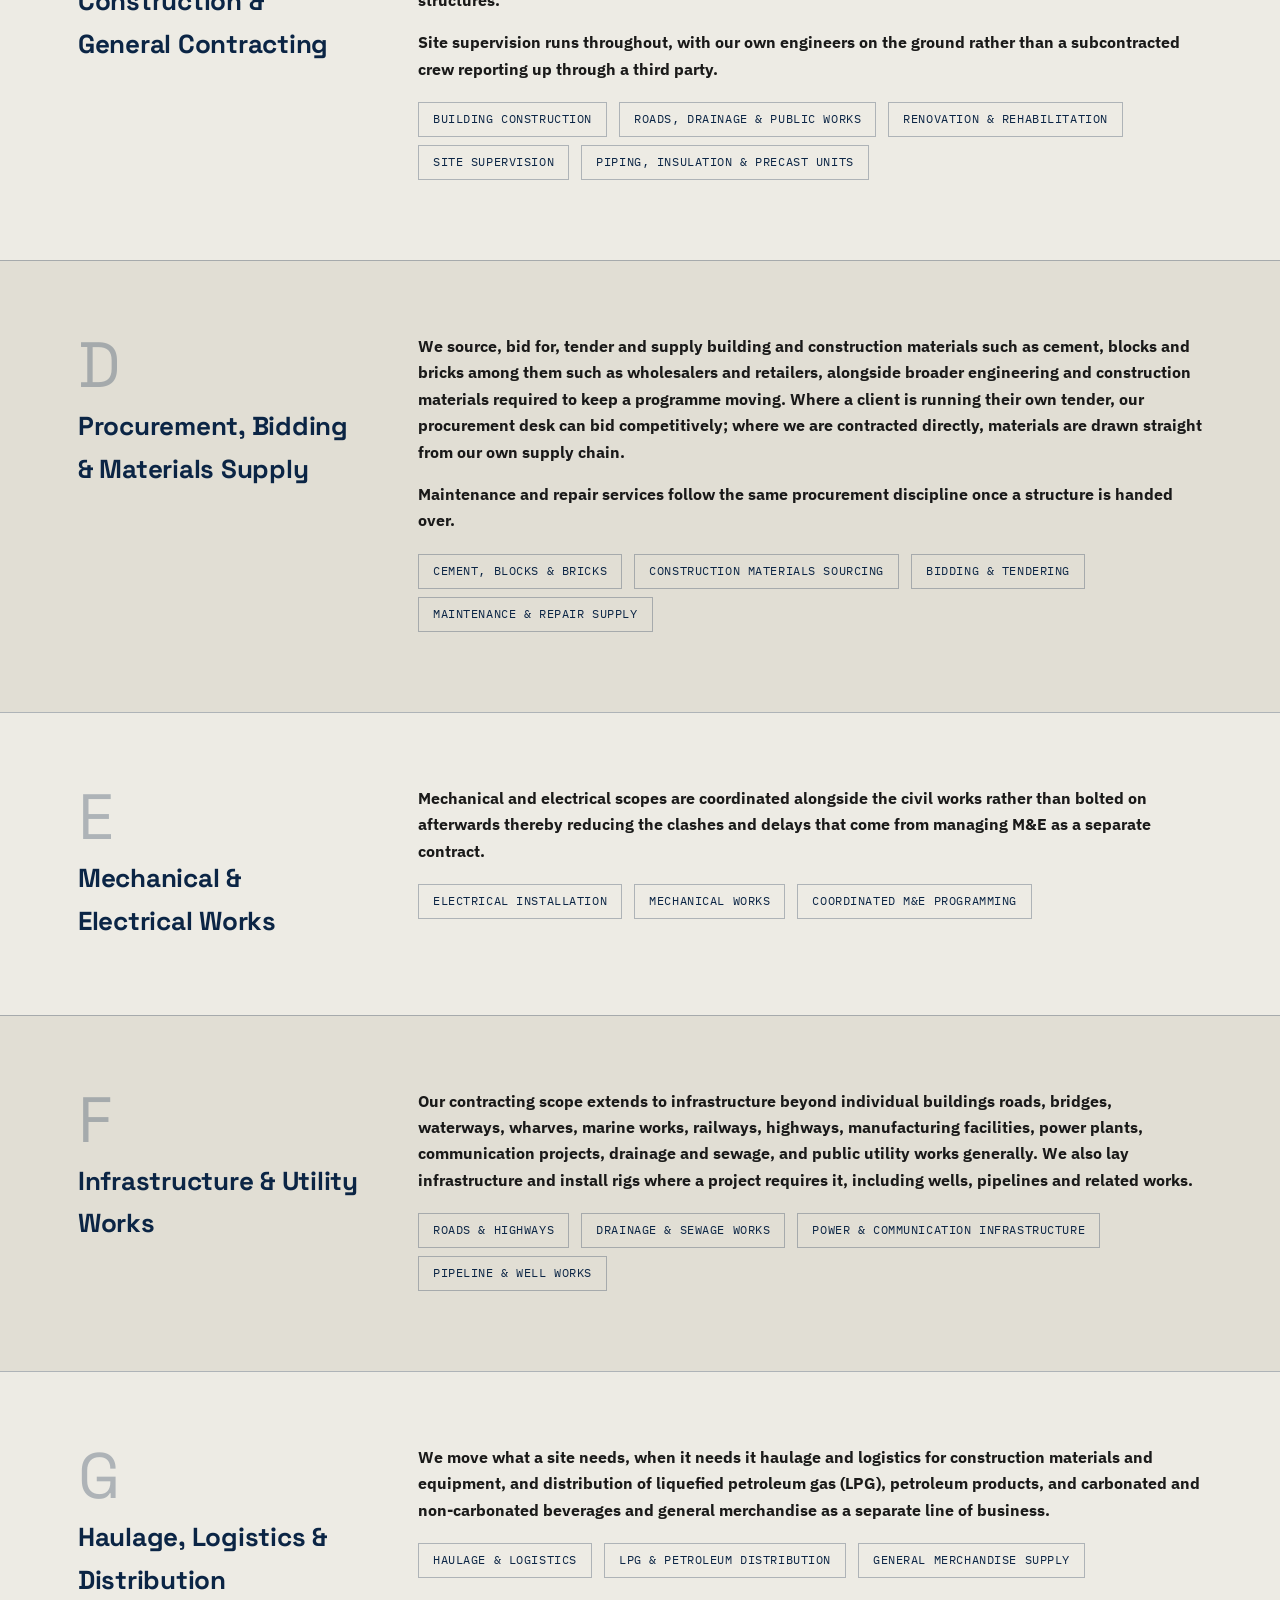
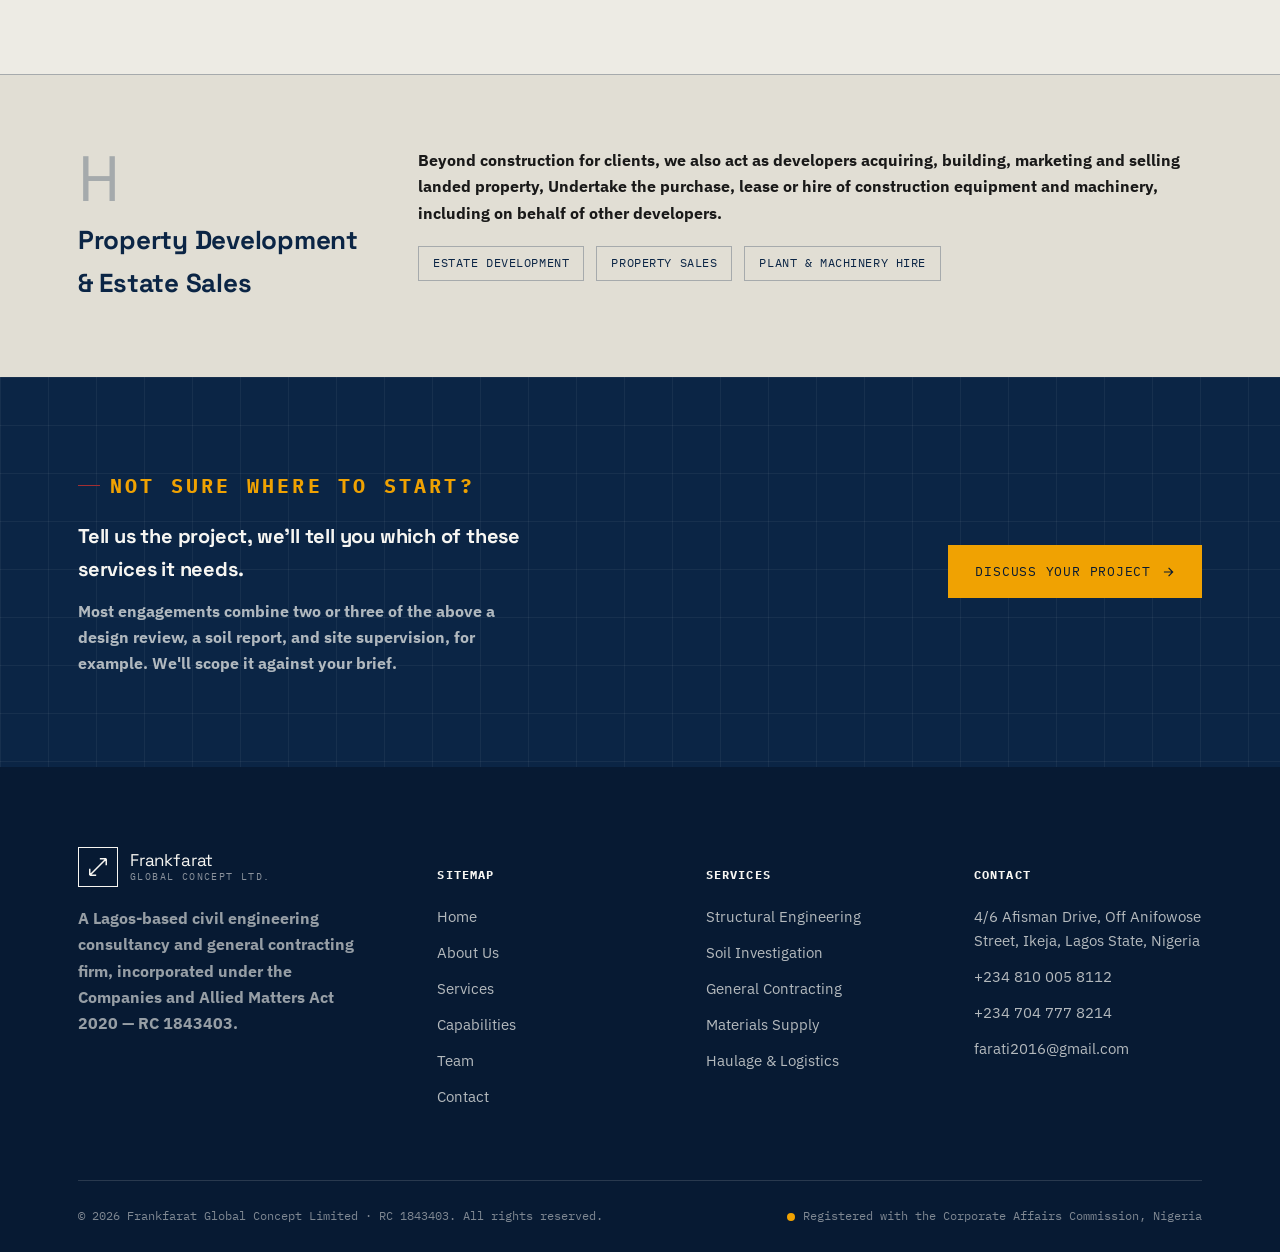
<file: services.html>
<!DOCTYPE html>
<html lang="en">
<head>
<meta charset="UTF-8">
<meta name="viewport" content="width=device-width, initial-scale=1.0">
<title>Services — Frankfarat Global Concept Limited</title>
<meta name="description" content="Structural engineering, soil investigation, construction, materials supply, mechanical & electrical works, and haulage & logistics from Frankfarat Global Concept Limited.">
<link rel="stylesheet" href="style.css">
<style>
  .svc-section{ border-top:1px solid var(--line-strong); padding:72px 0; }
  .svc-layout{ display:grid; grid-template-columns:280px 1fr; gap:60px; }
  .svc-layout .letter{ font-family:var(--font-display); font-size:64px; color:var(--line-strong); line-height:1; }
  .svc-layout h3{ font-size:26px; margin-top:8px; }
  .svc-body p{ color:var(--graphite-60); font-size:16px; margin-bottom:16px; }
  .svc-body .tags{ margin-top:20px; }
  @media (max-width:820px){ .svc-layout{ grid-template-columns:1fr; gap:20px; } }
</style>
</head>
<body>

<div class="blueprint-bg"></div>

<header class="sheet-header">
  <div class="wrap bar">
    <a href="index.html" class="brand">
      <span class="brand-mark"><svg viewBox="0 0 24 24" fill="none" stroke="currentColor" stroke-width="1.6"><path d="M3 21 L21 3 M21 3 L21 10 M21 3 L14 3 M3 21 L10 21 M3 21 L3 14"/></svg></span>
      <span class="brand-text"><span class="name">Frankfarat</span><span class="tag">Global Concept Ltd.</span></span>
    </a>
    <nav class="main-nav">
      <a href="index.html">Home</a>
      <a href="about.html">About</a>
      <a href="services.html">Services</a>
      <a href="capabilities.html">Capabilities</a>
      <a href="team.html">Team</a>
      <a href="contact.html">Contact</a>
      <a href="gallery.html">Gallery</a>
    </nav>
    <a href="contact.html" class="nav-cta">Request a Quote</a>
    <button class="burger" aria-label="Toggle menu"><span></span><span></span><span></span></button>
  </div>
</header>

<div class="mobile-nav">
  <a href="index.html">Home</a>
  <a href="about.html">About</a>
  <a href="services.html">Services</a>
  <a href="capabilities.html">Capabilities</a>
  <a href="team.html">Team</a>
  <a href="gallery.html">Gallery</a>
  <a href="contact.html">Contact</a>
  <a href="contact.html" class="btn btn-amber">Request a Quote →</a>
</div>

<section class="page-hero">
  <div class="wrap">
    <div class="kicker"><a href="index.html">Home</a> / Services</div>
    <h1>Every service written into our Memorandum of Association are offered as one continuous scope of work.</h1>
    <p class="lede">Rather than pass a project between separate specialists, Frankfarat carries it through engineering, procurement, construction and logistics under a single contract. Below is the full breadth of what we do, organised the way a project actually moves.</p>
  </div>
</section>

<!-- A -->
<section class="svc-section">
  <div class="wrap svc-layout reveal">
    <div><span class="letter">A</span><h3>Engineering Consultancy &amp; Structural Design</h3></div>
    <div class="svc-body">
      <p>We practise as general engineers and as civil, electrical, mechanical and structural engineers, acting as consultants and advisers to both public and private clients. Whether the brief is a full structural design from foundation to roof, a review of drawings prepared elsewhere, or specialist advice on a single element of a build, our engineers carry professional responsibility for the calculations behind it.</p>
      <p>This is the stage where risk is designed out before it reaches site such as load paths, material specification, and buildability are worked through on paper first.</p>
      <div class="tags">
        <span class="tag-pill">Structural design &amp; detailing</span>
        <span class="tag-pill">Civil engineering consultancy</span>
        <span class="tag-pill">Electrical &amp; mechanical engineering</span>
        <span class="tag-pill">Design review &amp; advisory</span>
      </div>
    </div>
  </div>
</section>

<!-- B -->
<section class="svc-section" style="background:var(--concrete-2);">
  <div class="wrap svc-layout reveal">
    <div><span class="letter">B</span><h3>Soil Investigation &amp; Analytical Site Reporting</h3></div>
    <div class="svc-body">
      <p>Before a foundation is sized, we investigate what it will actually sit on. Our soil investigation and analytical site reporting services give designers and clients real ground data i.e bearing capacity, soil composition and site conditions rather than a generic assumption carried over from another project.</p>
      <p>An analytical site report from Frankfarat becomes part of the permanent project record, referenced through design, construction and, where needed, dispute resolution.</p>
      <div class="tags">
        <span class="tag-pill">Soil investigation reports</span>
        <span class="tag-pill">Analytical site reports</span>
        <span class="tag-pill">Ground condition assessment</span>
      </div>
    </div>
  </div>
</section>

<!-- C -->
<section class="svc-section">
  <div class="wrap svc-layout reveal">
    <div><span class="letter">C</span><h3>Construction &amp; General Contracting</h3></div>
    <div class="svc-body">
      <p>As general contractors, we plan, design, erect, improve, repair, alter and where required we demolish buildings and structures of every description. This covers new-build construction of buildings, roads, bridges, drainage and public utility works, through to the renovation and rehabilitation of existing structures.</p>
      <p>Site supervision runs throughout, with our own engineers on the ground rather than a subcontracted crew reporting up through a third party.</p>
      <div class="tags">
        <span class="tag-pill">Building construction</span>
        <span class="tag-pill">Roads, drainage &amp; public works</span>
        <span class="tag-pill">Renovation &amp; rehabilitation</span>
        <span class="tag-pill">Site supervision</span>
        <span class="tag-pill">Piping, insulation &amp; precast units</span>
      </div>
    </div>
  </div>
</section>

<!-- D -->
<section class="svc-section" style="background:var(--concrete-2);">
  <div class="wrap svc-layout reveal">
    <div><span class="letter">D</span><h3>Procurement, Bidding &amp; Materials Supply</h3></div>
    <div class="svc-body">
      <p>We source, bid for, tender and supply building and construction materials such as cement, blocks and bricks among them such as wholesalers and retailers, alongside broader engineering and construction materials required to keep a programme moving. Where a client is running their own tender, our procurement desk can bid competitively; where we are contracted directly, materials are drawn straight from our own supply chain.</p>
      <p>Maintenance and repair services follow the same procurement discipline once a structure is handed over.</p>
      <div class="tags">
        <span class="tag-pill">Cement, blocks &amp; bricks</span>
        <span class="tag-pill">Construction materials sourcing</span>
        <span class="tag-pill">Bidding &amp; tendering</span>
        <span class="tag-pill">Maintenance &amp; repair supply</span>
      </div>
    </div>
  </div>
</section>

<!-- E -->
<section class="svc-section">
  <div class="wrap svc-layout reveal">
    <div><span class="letter">E</span><h3>Mechanical &amp; Electrical Works</h3></div>
    <div class="svc-body">
      <p>Mechanical and electrical scopes are coordinated alongside the civil works rather than bolted on afterwards thereby reducing the clashes and delays that come from managing M&amp;E as a separate contract.</p>
      <div class="tags">
        <span class="tag-pill">Electrical installation</span>
        <span class="tag-pill">Mechanical works</span>
        <span class="tag-pill">Coordinated M&amp;E programming</span>
      </div>
    </div>
  </div>
</section>

<!-- F -->
<section class="svc-section" style="background:var(--concrete-2);">
  <div class="wrap svc-layout reveal">
    <div><span class="letter">F</span><h3>Infrastructure &amp; Utility Works</h3></div>
    <div class="svc-body">
      <p>Our contracting scope extends to infrastructure beyond individual buildings roads, bridges, waterways, wharves, marine works, railways, highways, manufacturing facilities, power plants, communication projects, drainage and sewage, and public utility works generally. We also lay infrastructure and install rigs where a project requires it, including wells, pipelines and related works.</p>
      <div class="tags">
        <span class="tag-pill">Roads &amp; highways</span>
        <span class="tag-pill">Drainage &amp; sewage works</span>
        <span class="tag-pill">Power &amp; communication infrastructure</span>
        <span class="tag-pill">Pipeline &amp; well works</span>
      </div>
    </div>
  </div>
</section>

<!-- G -->
<section class="svc-section">
  <div class="wrap svc-layout reveal">
    <div><span class="letter">G</span><h3>Haulage, Logistics &amp; Distribution</h3></div>
    <div class="svc-body">
      <p>We move what a site needs, when it needs it haulage and logistics for construction materials and equipment, and distribution of liquefied petroleum gas (LPG), petroleum products, and carbonated and non-carbonated beverages and general merchandise as a separate line of business.</p>
      <div class="tags">
        <span class="tag-pill">Haulage &amp; logistics</span>
        <span class="tag-pill">LPG &amp; petroleum distribution</span>
        <span class="tag-pill">General merchandise supply</span>
      </div>
    </div>
  </div>
</section>

<!-- H -->
<section class="svc-section" style="background:var(--concrete-2);">
  <div class="wrap svc-layout reveal">
    <div><span class="letter">H</span><h3>Property Development &amp; Estate Sales</h3></div>
    <div class="svc-body">
      <p>Beyond construction for clients, we also act as developers acquiring, building, marketing and selling landed property, Undertake the purchase, lease or hire of construction equipment and machinery, including on behalf of other developers.</p>
      <div class="tags">
        <span class="tag-pill">Estate development</span>
        <span class="tag-pill">Property sales</span>
        <span class="tag-pill">Plant &amp; machinery hire</span>
      </div>
    </div>
  </div>
</section>

<section class="cta-band" style="padding:0;">
  <div class="wrap cta-inner" style="padding:90px 28px;">
    <div>
      <div class="eyebrow" style="color:var(--amber);">Not Sure Where To Start?</div>
      <h2>Tell us the project, we'll tell you which of these services it needs.</h2>
      <p>Most engagements combine two or three of the above a design review, a soil report, and site supervision, for example. We'll scope it against your brief.</p>
    </div>
    <a href="contact.html" class="btn btn-amber">Discuss your project <svg viewBox="0 0 24 24" fill="none" stroke="currentColor" stroke-width="2"><path d="M5 12h14M13 5l7 7-7 7"/></svg></a>
  </div>
</section>

<footer>
  <div class="wrap">
    <div class="foot-grid">
      <div class="foot-brand">
        <a href="index.html" class="brand">
          <span class="brand-mark" style="border-color:var(--paper);color:var(--paper);"><svg viewBox="0 0 24 24" fill="none" stroke="currentColor" stroke-width="1.6"><path d="M3 21 L21 3 M21 3 L21 10 M21 3 L14 3 M3 21 L10 21 M3 21 L3 14"/></svg></span>
          <span class="brand-text"><span class="name">Frankfarat</span><span class="tag" style="color:rgba(247,246,242,0.55);">Global Concept Ltd.</span></span>
        </a>
        <p>A Lagos-based civil engineering consultancy and general contracting firm, incorporated under the Companies and Allied Matters Act 2020 — RC 1843403.</p>
      </div>
      <div>
        <h5>Sitemap</h5>
        <ul>
          <li><a href="index.html">Home</a></li>
          <li><a href="about.html">About Us</a></li>
          <li><a href="services.html">Services</a></li>
          <li><a href="capabilities.html">Capabilities</a></li>
          <li><a href="team.html">Team</a></li>
          <li><a href="contact.html">Contact</a></li>
        </ul>
      </div>
      <div>
        <h5>Services</h5>
        <ul>
          <li><a href="services.html">Structural Engineering</a></li>
          <li><a href="services.html">Soil Investigation</a></li>
          <li><a href="services.html">General Contracting</a></li>
          <li><a href="services.html">Materials Supply</a></li>
          <li><a href="services.html">Haulage &amp; Logistics</a></li>
        </ul>
      </div>
      <div>
        <h5>Contact</h5>
        <ul>
          <li>4/6 Afisman Drive, Off Anifowose Street, Ikeja, Lagos State, Nigeria</li>
          <li><a href="tel:+2348100058112">+234 810 005 8112</a></li>
          <li><a href="tel:+2347047778214">+234 704 777 8214</a></li>
          <li><a href="mailto:farati2016@gmail.com">farati2016@gmail.com</a></li>
        </ul>
      </div>
    </div>
    <div class="foot-bottom">
      <span>© <span class="year"></span> Frankfarat Global Concept Limited · RC 1843403. All rights reserved.</span>
      <span class="stamp"><span></span> Registered with the Corporate Affairs Commission, Nigeria</span>
    </div>
  </div>
</footer>

<script src="script.js"></script>
</body>
</html>
</file>
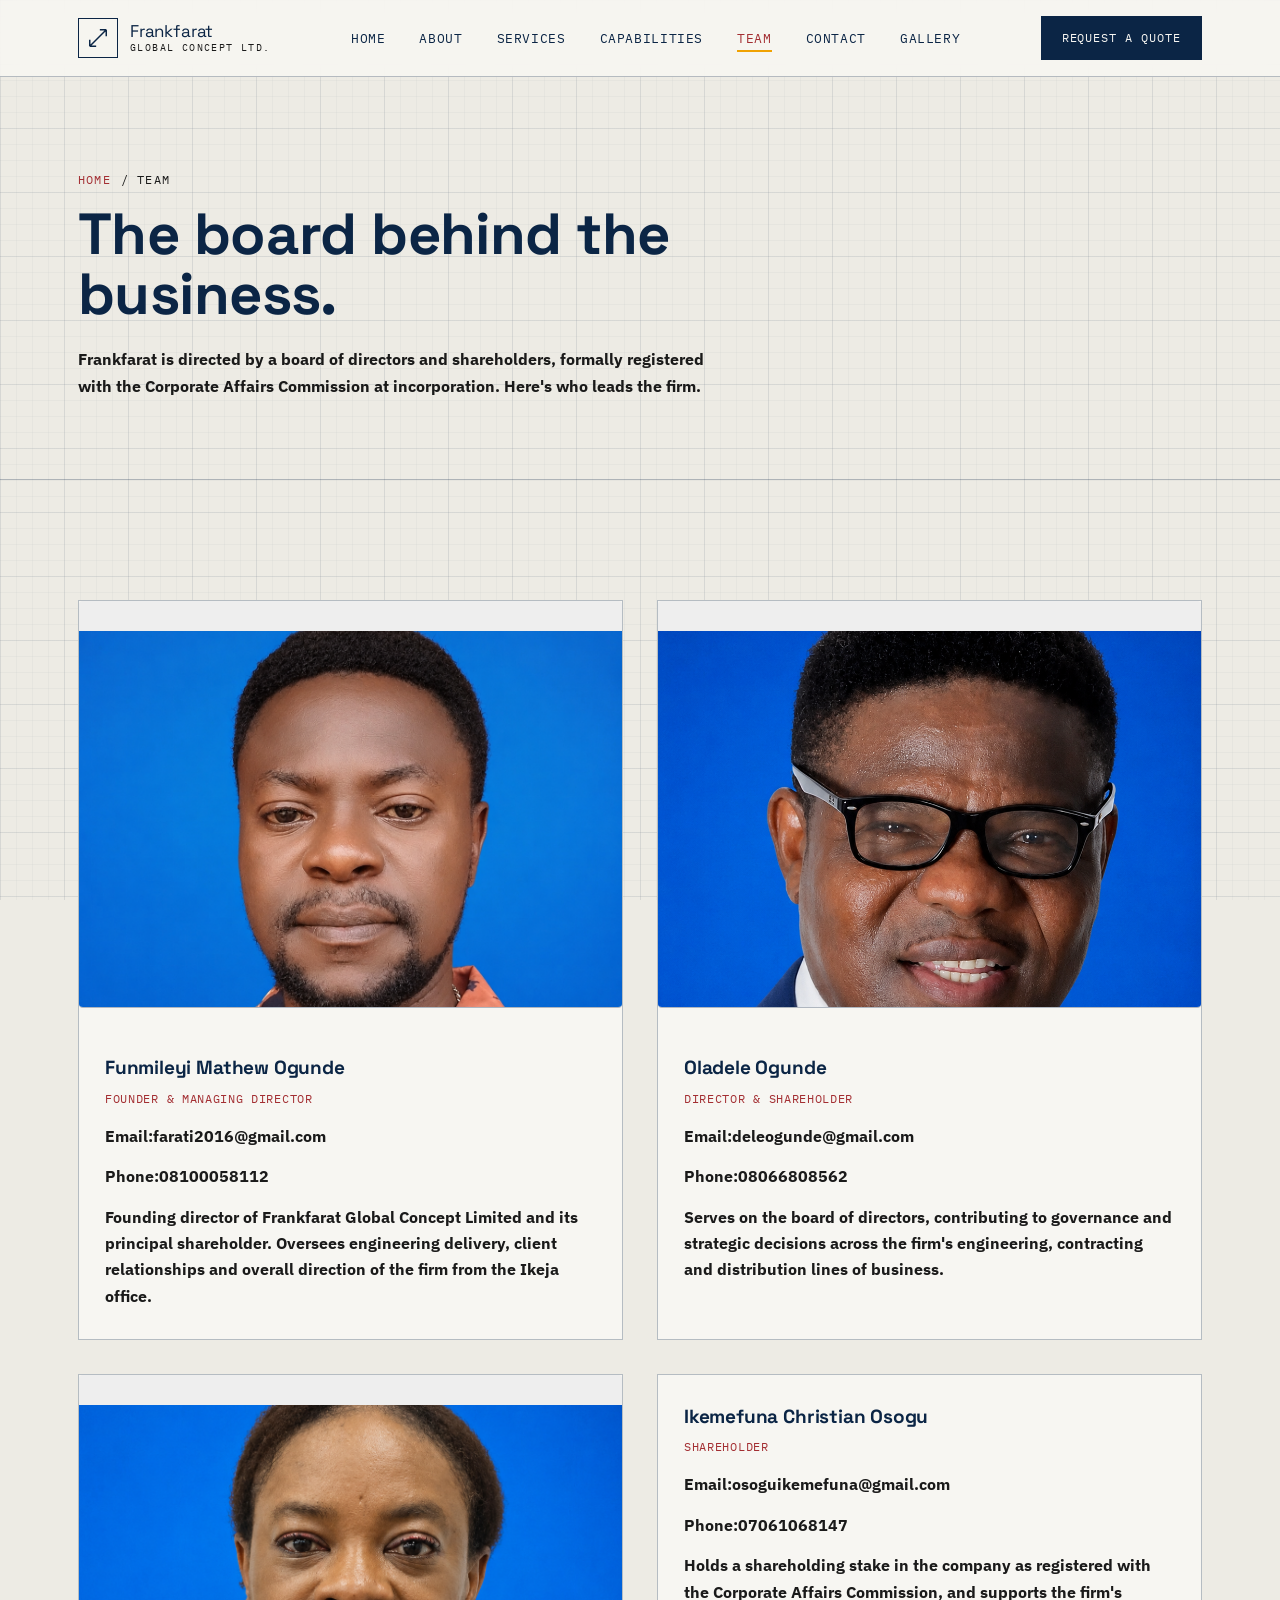
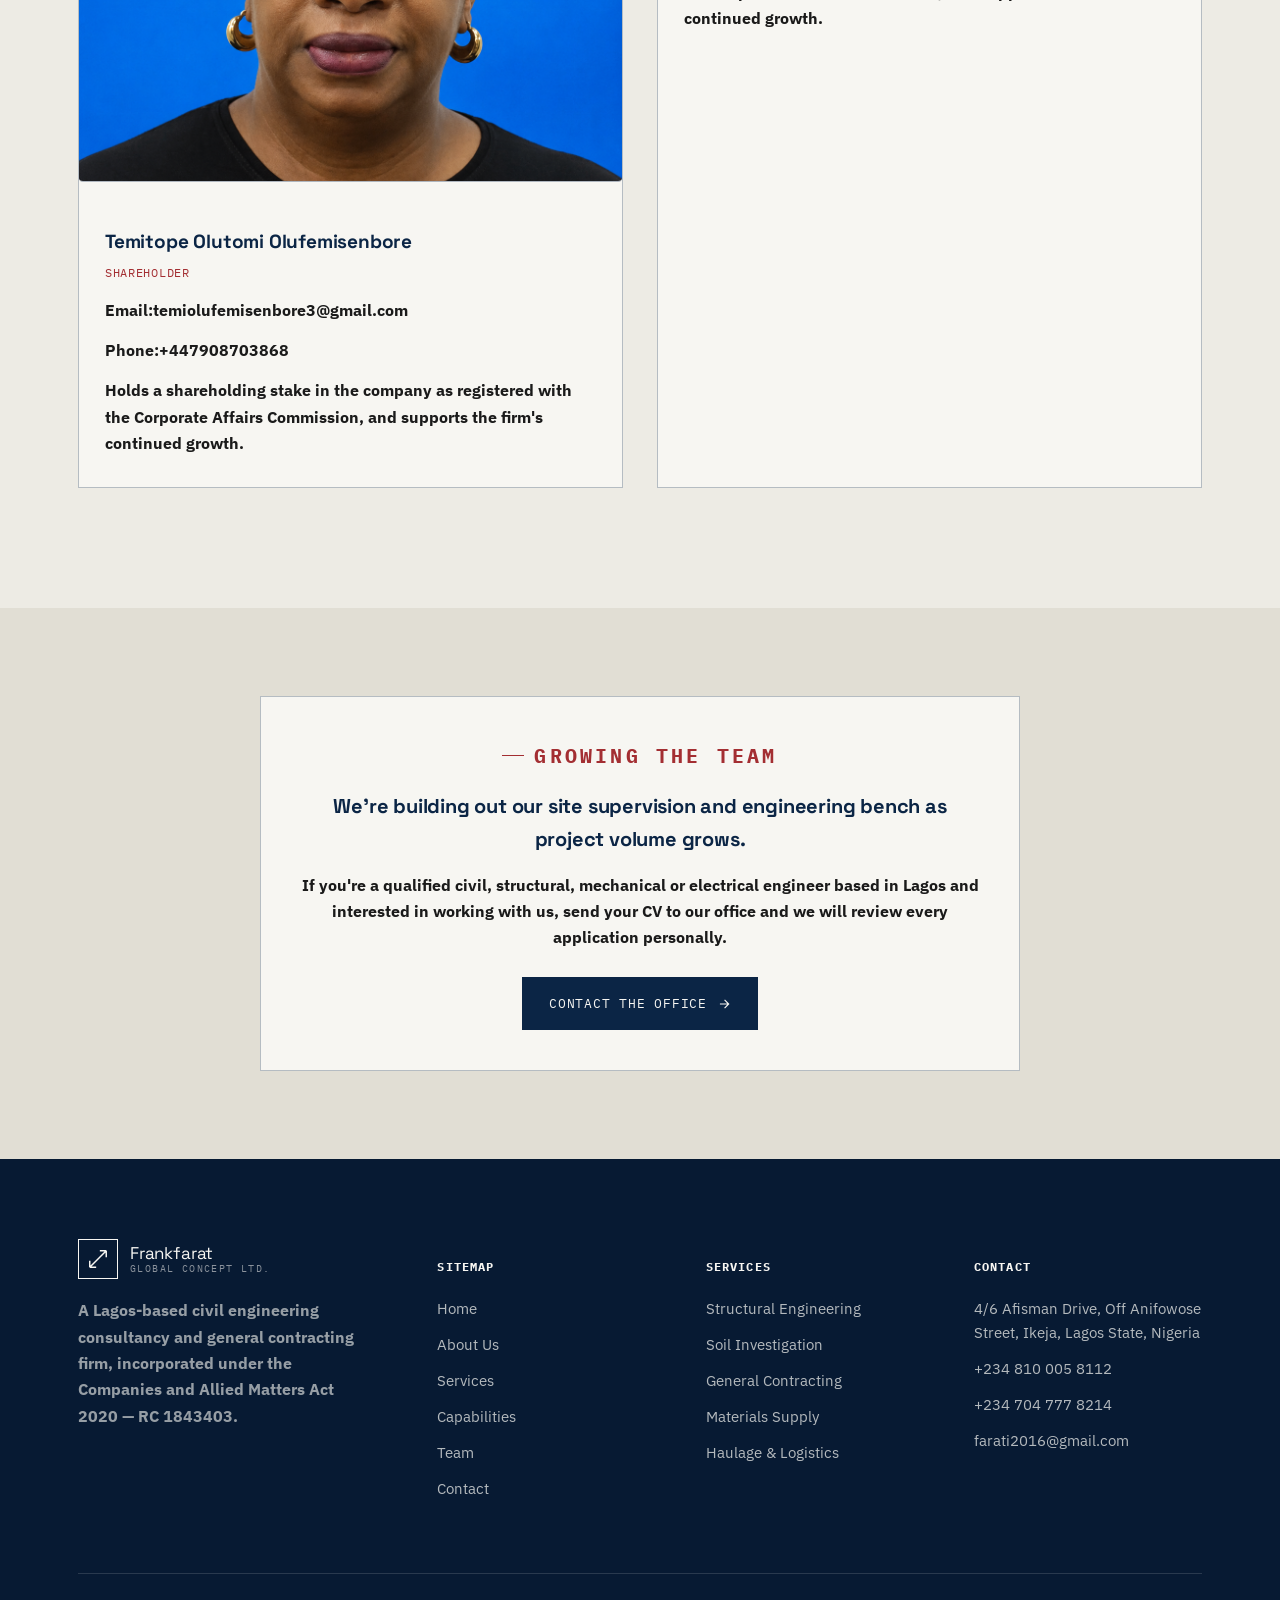
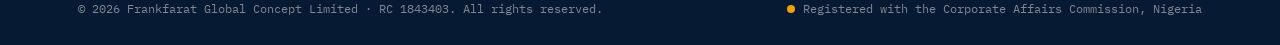
<file: team.html>
<!DOCTYPE html>
<html lang="en">
<head>
<meta charset="UTF-8">
<meta name="viewport" content="width=device-width, initial-scale=1.0">
<title>Our Team — Frankfarat Global Concept Limited</title>
<meta name="description" content="Meet the directors and leadership of Frankfarat Global Concept Limited, a Lagos-based civil engineering consultancy and general contracting firm.">
<link rel="stylesheet" href="style.css">
<style>
  .person{ border:1px solid var(--line-strong); background:var(--paper); display: flex; flex-direction: column;}
  .person-photo{
    aspect-ratio:4/3; border-bottom:1px solid var(--line-strong);
    display:flex; align-items:center; justify-content:center; position:relative; overflow:hidden;
    background:
      linear-gradient(var(--line) 1px, transparent 1px),
      linear-gradient(90deg, var(--line) 1px, transparent 1px);
    background-size:22px 22px; background-color:var(--concrete);
  }
  .person-photo .mono{
    font-family:var(--font-display); font-weight:700; font-size:52px; color:var(--navy);
    border:1.5px solid var(--navy); width:96px; height:96px; display:flex; align-items:center; justify-content:center;
    background:var(--paper);
  }
  .person-photo .tagcorner{ position:absolute; top:10px; left:12px; font-family:var(--font-mono); font-size:9.5px; color:var(--graphite-60); letter-spacing:.06em; }
  .person-body{ padding:26px 26px 30px; }
  .person-body h3{ font-size:19px; }
  .person-body .role{ font-family:var(--font-mono); font-size:11.5px; letter-spacing:.06em; text-transform:uppercase; color:var(--stamp); margin-top:6px; display:block; }
  .person-body p{ margin-top:14px; color:var(--graphite-60); font-size:14.5px; }

  .team-photo{
  width:100%;
  aspect-ratio:1 / 1;           /* square frame, adjust if you want portrait e.g. 3/4 */
  overflow:hidden;
  border-radius:4px;
  margin-bottom:18px;
  background:#eee;              /* shows while image loads */
}

  .team-photo img{
  width:100%;
  height:100%;
  object-fit:cover;
  margin-top: 30px;
  object-position:center 28% ;   /* <-- this is the fix: keeps the head in frame */
  display:block;
}
</style>
</head>
<body>

<div class="blueprint-bg"></div>

<header class="sheet-header">
  <div class="wrap bar">
    <a href="index.html" class="brand">
      <span class="brand-mark"><svg viewBox="0 0 24 24" fill="none" stroke="currentColor" stroke-width="1.6"><path d="M3 21 L21 3 M21 3 L21 10 M21 3 L14 3 M3 21 L10 21 M3 21 L3 14"/></svg></span>
      <span class="brand-text"><span class="name">Frankfarat</span><span class="tag">Global Concept Ltd.</span></span>
    </a>
    <nav class="main-nav">
      <a href="index.html">Home</a>
      <a href="about.html">About</a>
      <a href="services.html">Services</a>
      <a href="capabilities.html">Capabilities</a>
      <a href="team.html">Team</a>
      <a href="contact.html">Contact</a>
      <a href="gallery.html">Gallery</a>
    </nav>
    <a href="contact.html" class="nav-cta">Request a Quote</a>
    <button class="burger" aria-label="Toggle menu"><span></span><span></span><span></span></button>
  </div>
</header>

<div class="mobile-nav">
  <a href="index.html">Home</a>
  <a href="about.html">About</a>
  <a href="services.html">Services</a>
  <a href="capabilities.html">Capabilities</a>
  <a href="team.html">Team</a>
  <a href="gallery.html">Gallery</a>
  <a href="contact.html">Contact</a>
  <a href="contact.html" class="btn btn-amber">Request a Quote →</a>
</div>

<section class="page-hero">
  <div class="wrap">
    <div class="kicker"><a href="index.html">Home</a> / Team</div>
    <h1>The board behind the business.</h1>
    <p class="lede">Frankfarat is directed by a board of directors and shareholders, formally registered with the Corporate Affairs Commission at incorporation. Here's who leads the firm.</p>
  </div>
</section>

<section>
  <div class="wrap">
    <div class="grid-3 reveal-stagger">
      <div class="person">
        <div class="team-photo" style="aspect-ratio:4/3;overflow:hidden;border-bottom:1px solid var(--line-strong); ">
          <img src="Images/8e1ed725-82c8-4cab-9969-67cb6b51d5b1.png" alt="Site supervision" style="width:100%;height:100%;object-fit:cover;display:block;">
        </div>
        <div class="person-body">
          <h3>Funmileyi Mathew Ogunde</h3>
          <span class="role">Founder &amp; Managing Director</span>
          <p>Email:farati2016@gmail.com<p>
          <p>Phone:08100058112<p>
          <p>Founding director of Frankfarat Global Concept Limited and its principal shareholder. Oversees engineering delivery, client relationships and overall direction of the firm from the Ikeja office.</p>
        </div>
      </div>
      <div class="person">
        <div class="team-photo" style="aspect-ratio:4/3;overflow:hidden;border-bottom:1px solid var(--line-strong);">
          <img src="Images/ff769b04-3c9d-4f8d-9f1d-4260a99f0a1b.png" alt="Site supervision" style="width:100%;height:100%;object-fit:cover;display:block;">
        </div>
        <div class="person-body">
          <h3>Oladele Ogunde</h3>
          <span class="role">Director &amp; Shareholder</span>
          <p>Email:deleogunde@gmail.com<p>
          <p>Phone:08066808562<p>
          <p>Serves on the board of directors, contributing to governance and strategic decisions across the firm's engineering, contracting and distribution lines of business.</p>
        </div>
      </div>
      <div class="person">
        <div class="team-photo" style="aspect-ratio:4/3;overflow:hidden;border-bottom:1px solid var(--line-strong);">
          <img src="Images/17682265-0074-4595-9670-60a47f0e9b02.png" alt="Site supervision" style="width:100%;height:100%;object-fit:cover;display:block;">
        </div>
        <div class="person-body">
          <h3>Temitope Olutomi Olufemisenbore</h3>
          <span class="role">Shareholder</span>
          <p>Email:temiolufemisenbore3@gmail.com<p>
          <p>Phone:+447908703868<p>
          <p>Holds a shareholding stake in the company as registered with the Corporate Affairs Commission, and supports the firm's continued growth.</p>
        </div>
      </div>
      <div class="person">
        <!-- <div style="aspect-ratio:4/3;overflow:hidden;border-bottom:1px solid var(--line-strong);">
          <img src="" alt="Site supervision" style="width:100%;height:100%;object-fit:cover;display:block;">
        </div> -->
        <div class="person-body">
          <h3>Ikemefuna Christian Osogu</h3>
          <span class="role">Shareholder</span>
          <p>Email:osoguikemefuna@gmail.com<p>
          <p>Phone:07061068147<p>
          <p>Holds a shareholding stake in the company as registered with the Corporate Affairs Commission, and supports the firm's continued growth.</p>
        </div>
      </div>
    </div>
  </div>
</section>

<section class="section-tight" style="background:var(--concrete-2);">
  <div class="wrap">
    <div class="panel reveal" style="max-width:760px;margin:0 auto;text-align:center;">
      <div class="eyebrow" style="justify-content:center;">Growing The Team</div>
      <h2 style="font-size:26px;">We're building out our site supervision and engineering bench as project volume grows.</h2>
      <p style="margin-top:16px;color:var(--graphite-60);">If you're a qualified civil, structural, mechanical or electrical engineer based in Lagos and interested in working with us, send your CV to our office and we will review every application personally.</p>
      <div style="margin-top:26px;">
        <a href="contact.html" class="btn btn-solid">Contact the office <svg viewBox="0 0 24 24" fill="none" stroke="currentColor" stroke-width="2"><path d="M5 12h14M13 5l7 7-7 7"/></svg></a>
      </div>
    </div>
  </div>
</section>

<footer>
  <div class="wrap">
    <div class="foot-grid">
      <div class="foot-brand">
        <a href="index.html" class="brand">
          <span class="brand-mark" style="border-color:var(--paper);color:var(--paper);"><svg viewBox="0 0 24 24" fill="none" stroke="currentColor" stroke-width="1.6"><path d="M3 21 L21 3 M21 3 L21 10 M21 3 L14 3 M3 21 L10 21 M3 21 L3 14"/></svg></span>
          <span class="brand-text"><span class="name">Frankfarat</span><span class="tag" style="color:rgba(247,246,242,0.55);">Global Concept Ltd.</span></span>
        </a>
        <p>A Lagos-based civil engineering consultancy and general contracting firm, incorporated under the Companies and Allied Matters Act 2020 — RC 1843403.</p>
      </div>
      <div>
        <h5>Sitemap</h5>
        <ul>
          <li><a href="index.html">Home</a></li>
          <li><a href="about.html">About Us</a></li>
          <li><a href="services.html">Services</a></li>
          <li><a href="capabilities.html">Capabilities</a></li>
          <li><a href="team.html">Team</a></li>
          <li><a href="contact.html">Contact</a></li>
        </ul>
      </div>
      <div>
        <h5>Services</h5>
        <ul>
          <li><a href="services.html">Structural Engineering</a></li>
          <li><a href="services.html">Soil Investigation</a></li>
          <li><a href="services.html">General Contracting</a></li>
          <li><a href="services.html">Materials Supply</a></li>
          <li><a href="services.html">Haulage &amp; Logistics</a></li>
        </ul>
      </div>
      <div>
        <h5>Contact</h5>
        <ul>
          <li>4/6 Afisman Drive, Off Anifowose Street, Ikeja, Lagos State, Nigeria</li>
          <li><a href="tel:+2348100058112">+234 810 005 8112</a></li>
          <li><a href="tel:+2347047778214">+234 704 777 8214</a></li>
          <li><a href="mailto:farati2016@gmail.com">farati2016@gmail.com</a></li>
        </ul>
      </div>
    </div>
    <div class="foot-bottom">
      <span>© <span class="year"></span> Frankfarat Global Concept Limited · RC 1843403. All rights reserved.</span>
      <span class="stamp"><span></span> Registered with the Corporate Affairs Commission, Nigeria</span>
    </div>
  </div>
</footer>

<script src="script.js"></script>
</body>
</html>
</file>
<file: style.css>
/* ==========================================================================
   FRANKFARAT GLOBAL CONCEPT LIMITED — Design System
   Concept: "Working Drawing" — the site is built like a set of construction
   documents. Blueprint grids, sheet numbers, dimension lines, revision
   stamps and specification tables stand in for the usual decorative UI.
   ========================================================================== */

@import url('https://fonts.googleapis.com/css2?family=Space+Grotesk:wght@400;500;600;700&family=IBM+Plex+Sans:ital,wght@0,400;0,500;0,600;0,700;1,400&family=IBM+Plex+Mono:wght@400;500;600&display=swap');

:root{
  /* ---- palette ---- */
  --navy:        #0B2545;   /* structural blue — primary */
  --navy-deep:   #071A33;   /* darkest panels */
  --navy-mid:    #14335E;
  --concrete:    #EDEBE4;   /* base page background — cast concrete */
  --concrete-2:  #E1DED4;   /* slightly deeper concrete for panels */
  --paper:       #F7F6F2;   /* drawing paper white */
  --graphite:    #0c0d0d;   /* body copy */
  --graphite-60: rgba(17, 17, 17, 0.959);
  --amber:       #F0A202;   /* site-safety amber — primary accent */
  --amber-deep:  #C97F00;
  --stamp:       #A32E32;   /* certification-stamp red, used sparingly */
  --line:        rgba(11,37,69,0.14);
  --line-strong: rgba(11,37,69,0.28);
  --white:       #FFFFFF;

  --font-display: 'Space Grotesk', sans-serif;
  --font-body:    'IBM Plex Sans', sans-serif;
  --font-mono:    'IBM Plex Mono', monospace;

  --container: 1180px;
  --radius: 2px;
  --ease: cubic-bezier(.22,.68,0,1);
}

*,*::before,*::after{ box-sizing:border-box; }
html{ scroll-behavior:smooth; }
body{
  margin:0;
  background:var(--concrete);
  color:var(--graphite);
  font-family:var(--font-body);
  font-size:16px;
  line-height:1.65;
  -webkit-font-smoothing:antialiased;
  overflow-x:hidden;
  
}
img{ max-width:100%; display:block;}
a{ color:inherit; text-decoration:none; }
ul{ margin:0; padding:0; list-style:none; }
button{ font-family:inherit; cursor:pointer; }
h1,h2,h3,h4{ font-family:var(--font-display); margin:0; color:var(--navy); letter-spacing:-0.01em; }
p{ margin:0; font-size: 16px !important; font-weight:800 !important; }
h2{font-size:20px !important;}

:focus-visible{ outline:2px solid var(--amber); outline-offset:3px; }

@media (prefers-reduced-motion: reduce){
  *,*::before,*::after{ animation-duration:0.001ms !important; animation-iteration-count:1 !important; transition-duration:0.001ms !important; scroll-behavior:auto !important; }
}

/* ---- blueprint grid backdrop ---- */
.blueprint-bg{
  position:fixed; inset:0; z-index:-2; pointer-events:none;
  background-image:
    linear-gradient(var(--line) 1px, transparent 1px),
    linear-gradient(90deg, var(--line) 1px, transparent 1px);
  background-size:64px 64px;
  opacity:0.5;
}
.blueprint-bg::after{
  content:"";
  position:absolute; inset:0;
  background-image:
    linear-gradient(rgba(11,37,69,0.06) 1px, transparent 1px),
    linear-gradient(90deg, rgba(11,37,69,0.06) 1px, transparent 1px);
  background-size:16px 16px;
}

.wrap{ max-width:var(--container); margin:0 auto; padding:0 28px; }

/* ==========================================================================
   TOP BAR — sheet header
   ========================================================================== */
.sheet-header{
  position:fixed; top:0; left:0; right:0; z-index:200;
  background:rgba(247,246,242,0.88);
  backdrop-filter:blur(10px);
  border-bottom:1px solid var(--line-strong);
  transition:background .3s var(--ease);
}
.sheet-header .bar{
  display:flex; align-items:center; justify-content:space-between;
  height:76px;
}
.brand{ display:flex; align-items:center; gap:12px; }
.brand-mark{
  width:40px; height:40px; flex:none;
  border:1.5px solid var(--navy);
  display:flex; align-items:center; justify-content:center;
  position:relative;
  color:var(--navy);
}
.brand-mark svg{ width:22px; height:22px; }
.brand-text{ display:flex; flex-direction:column; line-height:1.15; }
.brand-text .name{ font-family:var(--font-display); font-weight:70img0; font-size:17px; color:var(--navy); letter-spacing:-0.01em;}
.brand-text .tag{ font-family:var(--font-mono); font-size:10px; letter-spacing:0.14em; text-transform:uppercase; color:var(--graphite-60); }

.main-nav{ display:flex; align-items:center; gap:2px; }
.main-nav a{
  font-family:var(--font-mono);
  font-size:12.5px; letter-spacing:0.05em; text-transform:uppercase;
  color:var(--navy); padding:10px 16px; position:relative;
}
.main-nav a::after{
  content:""; position:absolute; left:16px; right:16px; bottom:6px; height:2px;
  background:var(--amber); transform:scaleX(0); transform-origin:left; transition:transform .28s var(--ease);
}
.main-nav a:hover::after, .main-nav a.active::after{ transform:scaleX(1); }
.main-nav a.active{ color:var(--stamp); }

.nav-cta{
  font-family:var(--font-mono); font-size:12px; letter-spacing:0.08em; text-transform:uppercase;
  background:var(--navy); color:var(--paper); padding:11px 20px; border:1px solid var(--navy);
  transition:background .25s var(--ease), color .25s var(--ease);
}
.nav-cta:hover{ background:var(--amber); border-color:var(--amber); color:var(--navy-deep); }

.burger{ display:none; width:32px; height:32px; border:none; background:none; position:relative; }
.burger span{ position:absolute; left:4px; right:4px; height:2px; background:var(--navy); transition:all .25s var(--ease); }
.burger span:nth-child(1){ top:11px; }
.burger span:nth-child(2){ top:19px; }
.burger span:nth-child(3){ top:27px; }
.burger.open span:nth-child(1){ transform:translateY(8px) rotate(45deg); }
.burger.open span:nth-child(2){ opacity:0; }
.burger.open span:nth-child(3){ transform:translateY(-8px) rotate(-45deg); }

.mobile-nav{
  display:none; position:fixed; top:76px; left:0; right:0; bottom:0; z-index:190; height: 100%;
  background:var(--navy-deep); padding:32px 28px; transform:translateY(-8px); opacity:0;
  pointer-events:none; transition:all .3s var(--ease);
}
.mobile-nav.open{ opacity:1; transform:translateY(0); pointer-events:auto; }
.mobile-nav a{
  display:block; font-family:var(--font-display); font-size:28px; color:var(--paper); 
  padding:16px 0; border-bottom:1px solid rgba(247,246,242,0.14); height: 10%;
}
.mobile-nav .nav-cta{ margin-top:24px; display:inline-block; }

@media (max-width:900px){
  .main-nav, .sheet-header .nav-cta{ display:none; }
  .burger{ display:block; }
  .mobile-nav{ display:block; }
}

/* ==========================================================================
   BUTTONS
   ========================================================================== */
.btn{
  display:inline-flex; align-items:center; gap:10px;
  font-family:var(--font-mono); font-size:13px; letter-spacing:0.06em; text-transform:uppercase;
  padding:15px 26px; border:1px solid var(--navy); background:transparent; color:var(--navy);
  transition:all .25s var(--ease);
}
.btn svg{ width:14px; height:14px; transition:transform .25s var(--ease); }
.btn:hover svg{ transform:translateX(4px); }
.btn-solid{ background:var(--navy); color:var(--paper); }
.btn-solid:hover{ background:var(--amber); border-color:var(--amber); color:var(--navy-deep); }
.btn-ghost:hover{ background:var(--navy); color:var(--paper); }
.btn-amber{ background:var(--amber); border-color:var(--amber); color:var(--navy-deep); }
.btn-amber:hover{ background:var(--navy); border-color:var(--navy); color:var(--paper); }

/* ==========================================================================
   EYEBROWS / LABELS / SHEET NUMBERS
   ========================================================================== */
.eyebrow{
  display:inline-flex; align-items:center; gap:10px;
  font-family:var(--font-mono); font-size:20px; letter-spacing:0.16em; text-transform:uppercase;
  color:var(--stamp); margin-bottom:18px; font-weight: 1000;
}
.eyebrow::before{ content:""; width:22px; height:1px; background:var(--stamp); }

.sheet-tag{
  font-family:var(--font-mono); font-size:11px; letter-spacing:0.08em; color:var(--graphite-60);
  border:1px solid var(--line-strong); padding:4px 10px; display:inline-block;
}

/* ==========================================================================
   SECTION SCAFFOLDING
   ========================================================================== */
section{ position:relative; padding:120px 0; }
.section-tight{ padding:88px 0; }
.section-head{ max-width:680px; margin-bottom:64px; }
.section-head h2{ font-size:clamp(30px,4vw,46px); line-height:1.08; }
.section-head p{ margin-top:18px; font-size:17px; color:var(--graphite-60); max-width:560px; }

.dim-divider{
  display:flex; align-items:center; gap:14px; margin:0 0 64px;
  font-family:var(--font-mono); font-size:11px; color:var(--graphite-60); letter-spacing:0.1em;
}
.dim-divider .tick{ flex:1; height:1px; background:var(--line-strong); position:relative; }
.dim-divider .tick::before, .dim-divider .tick::after{
  content:""; position:absolute; top:-4px; width:1px; height:9px; background:var(--line-strong);
}
.dim-divider .tick::before{ left:0; }
.dim-divider .tick::after{ right:0; }

/* ==========================================================================
   HERO
   ========================================================================== */
.hero{
  padding:180px 0 100px;
  position:relative;
  overflow:hidden;
}
.hero-grid{
  display:grid; grid-template-columns:1.05fr 0.95fr; gap:50px; align-items:center;
}
.hero-frame{
  border:1px solid var(--line-strong); padding:6px;
}
.hero-frame-inner{ border:1px solid var(--line-strong); padding:26px 26px 20px; position:relative; }
.corner-label{
  position:absolute; font-family:var(--font-mono); font-size:10px; letter-spacing:0.08em; color:var(--graphite-60);
}
.corner-label.tl{ top:6px; left:10px; }
.corner-label.tr{ top:6px; right:10px; }
.corner-label.bl{ bottom:-24px; left:10px; }
.corner-label.br{ bottom:-24px; right:10px; }

.hero h1{
  font-size:clamp(38px,5.4vw,68px); line-height:1.03; font-weight:700;
  max-width:640px;
}
.hero h1 .accent{ color:var(--stamp); }
.hero-lede{
  margin-top:24px; font-size:18px; color:var(--graphite-60); max-width:460px;
}
.hero-actions{ margin-top:38px; display:flex; gap:16px; flex-wrap:wrap; }

.hero-stats{
  margin-top:64px; display:grid; grid-template-columns:repeat(4,auto); gap:36px;
  border-top:1px solid var(--line-strong); padding-top:26px;
}
.hero-stats .stat b{
  display:block; font-family:var(--font-display); font-size:28px; color:var(--navy);
}
.hero-stats .stat span{
  font-family:var(--font-mono); font-size:10.5px; letter-spacing:0.06em; text-transform:uppercase; color:var(--graphite-60);
}

@media (max-width:900px){
  .hero-grid{ grid-template-columns:1fr; }
  .hero-stats{ grid-template-columns:repeat(2,auto); }
}

/* drawing canvas */
.blueprint-drawing{ width:100%; height:auto; display:block; }
.bp-line{
  fill:none; stroke:var(--navy); stroke-width:1.6; vector-effect:non-scaling-stroke;
  stroke-dasharray:1; stroke-dashoffset:1;
  animation:draw 2.6s var(--ease) forwards;
}
.bp-line.amber{ stroke:var(--amber-deep); }
.bp-line.thin{ stroke-width:0.9; opacity:0.55; }
.bp-fill{ opacity:0; animation:fadein 1s ease forwards; }
@keyframes draw{ to{ stroke-dashoffset:0; } }
@keyframes fadein{ to{ opacity:1; } }

/* ==========================================================================
   MARQUEE STRIP
   ========================================================================== */
.strip{
  background:var(--navy); color:var(--paper); padding:14px 0; overflow:hidden;
  border-top:1px solid var(--navy-deep); border-bottom:1px solid var(--navy-deep);
}
.strip-track{ display:flex; width:max-content; animation:scroll-strip 32s linear infinite; }
.strip-track span{
  font-family:var(--font-mono); font-size:12.5px; letter-spacing:0.14em; text-transform:uppercase;
  padding:0 28px; white-space:nowrap; opacity:0.85; display:flex; align-items:center; gap:28px;
}
.strip-track span::after{ content:"◆"; color:var(--amber); font-size:8px; }
@keyframes scroll-strip{ from{ transform:translateX(0); } to{ transform:translateX(-50%); } }

/* ==========================================================================
   CARDS — SERVICES
   ========================================================================== */
.svc-grid{ display:grid; grid-template-columns:repeat(3,1fr); gap:1px; background:var(--line-strong); border:1px solid var(--line-strong); }
.svc-card{
  background:var(--paper); padding:36px 30px; position:relative; overflow:hidden;
  transition:background .3s var(--ease);
}
.svc-card:hover{ background:var(--white); }
.svc-card .num{ font-family:var(--font-mono); font-size:12px; color:var(--graphite-60); }
.svc-card h3{ font-size:20px; margin-top:18px; line-height:1.2; }
.svc-card p{ margin-top:12px; font-size:14.5px; color:var(--graphite-60); }
.svc-card .icon{ width:34px; height:34px; margin-top:20px; color:var(--stamp); }
.svc-card::before{
  content:""; position:absolute; left:0; top:0; bottom:0; width:3px; background:var(--amber);
  transform:scaleY(0); transform-origin:top; transition:transform .3s var(--ease);
}
.svc-card:hover::before{ transform:scaleY(1); }

@media (max-width:900px){ .svc-grid{ grid-template-columns:1fr 1fr; } }
@media (max-width:600px){ .svc-grid{ grid-template-columns:1fr; } }

/* ==========================================================================
   PROCESS / TIMELINE
   ========================================================================== */
.process{ display:grid; grid-template-columns:repeat(4,1fr); gap:0; position:relative; }
.process::before{ content:""; position:absolute; top:22px; left:0; right:0; height:1px; background:var(--line-strong); }
.p-step{ padding:0 22px 0 0; position:relative; }
.p-step .marker{
  width:44px; height:44px; border:1.5px solid var(--navy); background:var(--concrete);
  display:flex; align-items:center; justify-content:center; font-family:var(--font-mono);
  color:var(--navy); font-size:13px; position:relative; z-index:2;
}
.p-step h4{ margin-top:22px; font-size:17px; }
.p-step p{ margin-top:10px; font-size:14px; color:var(--graphite-60); }
@media (max-width:900px){
  .process{ grid-template-columns:1fr; gap:40px; }
  .process::before{ display:none; }
}

/* ==========================================================================
   CTA BAND
   ========================================================================== */
.cta-band{
  background:var(--navy); color:var(--paper); padding:90px 0; position:relative; overflow:hidden;
}
.cta-band::before{
  content:""; position:absolute; inset:0;
  background-image:linear-gradient(rgba(255,255,255,0.05) 1px, transparent 1px), linear-gradient(90deg, rgba(255,255,255,0.05) 1px, transparent 1px);
  background-size:48px 48px;
}
.cta-inner{ position:relative; display:flex; justify-content:space-between; align-items:center; gap:40px; flex-wrap:wrap; }
.cta-inner h2{ color:var(--paper); font-size:clamp(26px,3.4vw,38px); max-width:520px; }
.cta-inner p{ color:rgba(247,246,242,0.7); margin-top:12px; max-width:460px; }

/* ==========================================================================
   FOOTER
   ========================================================================== */
footer{ background:var(--navy-deep); color:rgba(247,246,242,0.72); padding:80px 0 0; }
.foot-grid{ display:grid; grid-template-columns:1.4fr 1fr 1fr 1fr; gap:40px; padding-bottom:60px; border-bottom:1px solid rgba(247,246,242,0.14); }
.foot-brand .brand-text .name{ color:var(--paper); }
.foot-brand p{ margin-top:18px; font-size:14px; max-width:280px; color:rgba(247,246,242,0.6); }
footer h5{ font-family:var(--font-mono); font-size:11.5px; letter-spacing:0.1em; text-transform:uppercase; color:var(--paper); margin-bottom:20px; }
footer ul li{ margin-bottom:12px; font-size:14.5px; }
footer ul li a:hover{ color:var(--amber); }
.foot-bottom{ display:flex; justify-content:space-between; align-items:center; padding:26px 0; font-family:var(--font-mono); font-size:11.5px; flex-wrap:wrap; gap:12px; color:rgba(247,246,242,0.5); }
.foot-bottom .stamp{ display:flex; align-items:center; gap:8px; }
.foot-bottom .stamp span{ width:8px; height:8px; border-radius:50%; background:var(--amber); display:inline-block; }

@media (max-width:900px){ .foot-grid{ grid-template-columns:1fr 1fr; } }
@media (max-width:560px){ .foot-grid{ grid-template-columns:1fr; } }

/* ==========================================================================
   REVEAL ON SCROLL
   ========================================================================== */
.reveal{ opacity:0; transform:translateY(28px); transition:opacity .7s var(--ease), transform .7s var(--ease); }
.reveal.in{ opacity:1; transform:translateY(0); }
.reveal-stagger > *{ opacity:0; transform:translateY(20px); transition:opacity .6s var(--ease), transform .6s var(--ease); }
.reveal-stagger.in > *{ opacity:1; transform:translateY(0); }
.reveal-stagger.in > *:nth-child(1){ transition-delay:.05s; }
.reveal-stagger.in > *:nth-child(2){ transition-delay:.12s; }
.reveal-stagger.in > *:nth-child(3){ transition-delay:.19s; }
.reveal-stagger.in > *:nth-child(4){ transition-delay:.26s; }
.reveal-stagger.in > *:nth-child(5){ transition-delay:.33s; }
.reveal-stagger.in > *:nth-child(6){ transition-delay:.40s; }

/* ==========================================================================
   PAGE HERO (inner pages)
   ========================================================================== */
.page-hero{ padding:170px 0 80px; border-bottom:1px solid var(--line-strong); }
.page-hero .kicker{ font-family:var(--font-mono); font-size:12px; color:var(--graphite-60); letter-spacing:0.1em; text-transform:uppercase; margin-bottom:14px; display:flex; gap:10px; align-items:center; }
.page-hero .kicker a{ color:var(--stamp); }
.page-hero h1{ font-size:clamp(34px,5vw,58px); line-height:1.04; max-width:820px; }
.page-hero .lede{ margin-top:22px; font-size:17.5px; color:var(--graphite-60); max-width:640px; }

/* ==========================================================================
   GENERIC TABLES / SPEC LISTS
   ========================================================================== */
.spec-table{ width:100%; border-collapse:collapse; }
.spec-table tr{ border-bottom:1px solid var(--line-strong); }
.spec-table td{ padding:18px 10px; font-size:14.5px; vertical-align:top; }
.spec-table td:first-child{ font-family:var(--font-mono); color:var(--graphite-60); width:220px; font-size:12.5px; letter-spacing:0.04em; text-transform:uppercase; }

.tag-pill{
  display:inline-flex; align-items:center; font-family:var(--font-mono); font-size:11.5px;
  letter-spacing:0.05em; text-transform:uppercase; padding:7px 14px; border:1px solid var(--line-strong); margin:0 8px 8px 0;
  color:var(--navy);
}

/* ==========================================================================
   UTILITY
   ========================================================================== */
.grid-2{ display:grid; grid-template-columns:1fr 1fr; gap:60px; }
.grid-3{ display:grid; grid-template-columns:repeat(2,1fr); gap:34px; }
@media (max-width:900px){ .grid-2, .grid-3{ grid-template-columns:1fr; } }
.mt-0{ margin-top:0 !important; }
.panel{ background:var(--paper); border:1px solid var(--line-strong); padding:40px; }
.center{ text-align:center; }
</file>
